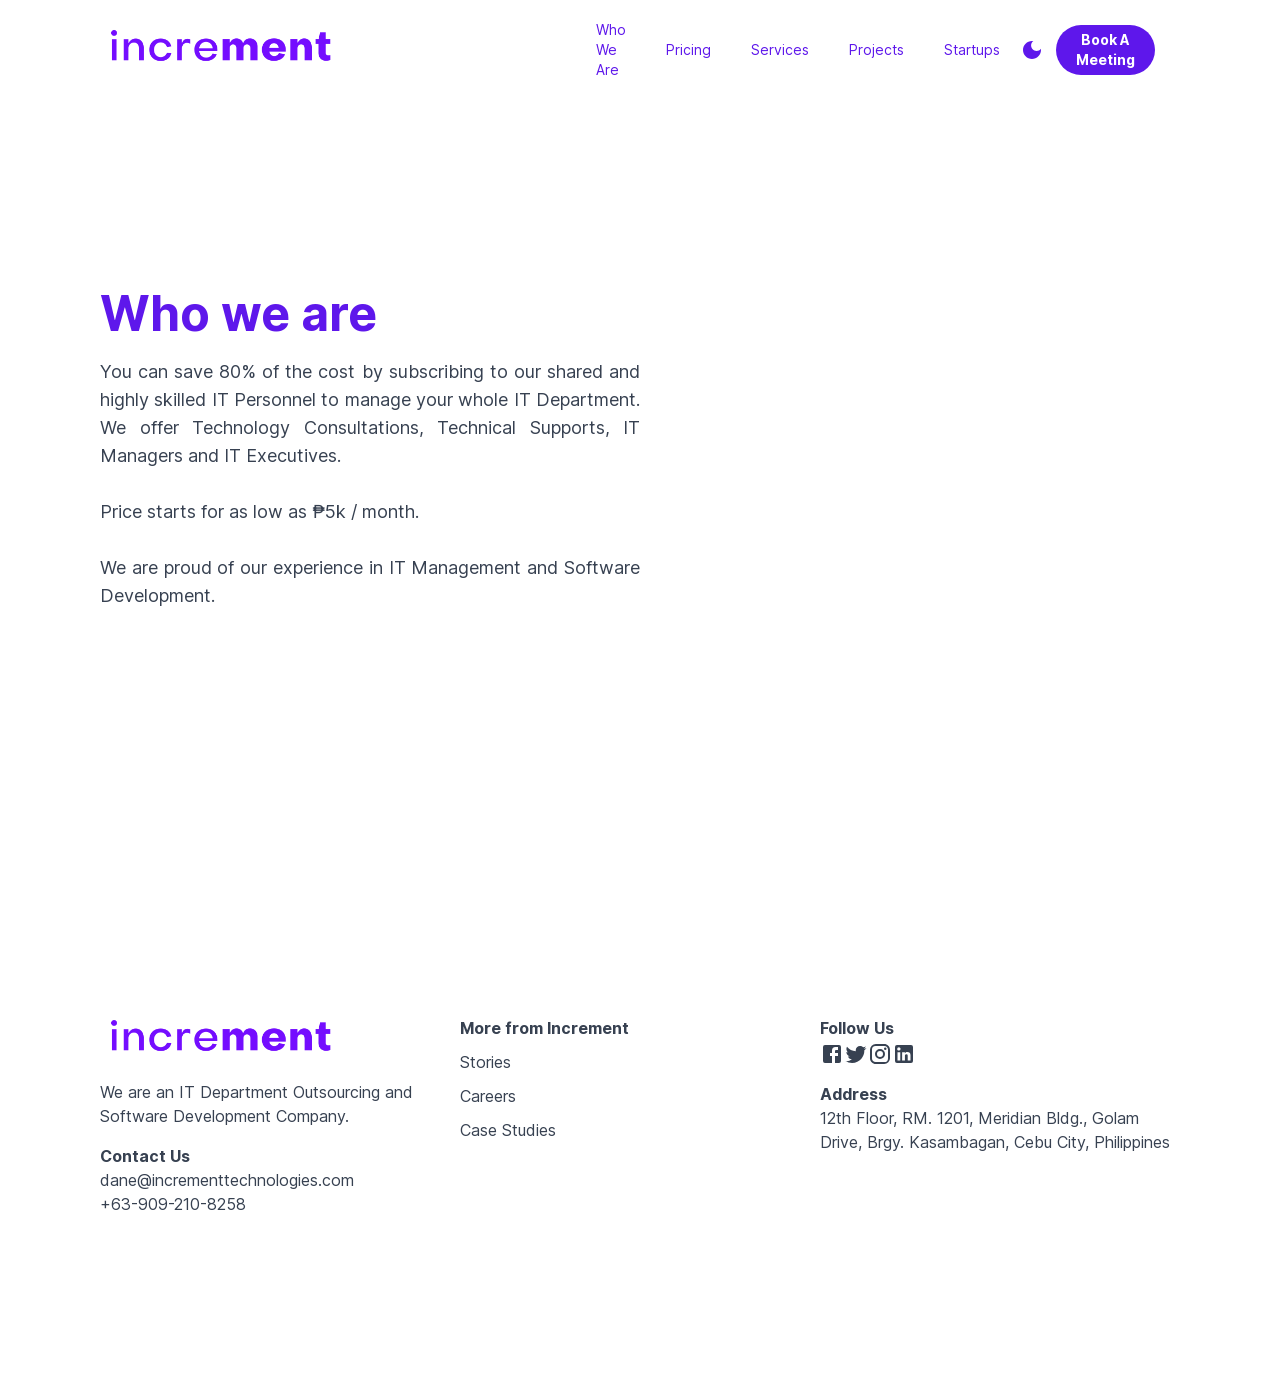
<file: careers.html>
<!DOCTYPE html><html lang="en"><head><meta charSet="utf-8"/><link rel="preload" as="font" href="/_next/static/media/2aaf0723e720e8b9-s.p.woff2" crossorigin="" type="font/woff2"/><link rel="stylesheet" href="/_next/static/css/718f5c7553569503.css" data-precedence="next"/><title>Increment: An IT Department Outsourcing and Software Development Company</title><meta name="description" content="We offer subscription services for a shared and Higly Skilled IT Personnel from Consultants for ₱5k, Technical Supports for ₱15k, IT Managers for ₱25k and IT Executives for ₱50k. Work setup will be virtual and upon request for onsite type of work."/><meta name="viewport" content="width=device-width, initial-scale=1"/><meta property="og:title" content="Increment: An IT Department Outsourcing and Software Development Company"/><meta property="og:description" content="We offer subscription services for a shared and Higly Skilled IT Personnel from Consultants for ₱5k, Technical Supports for ₱15k, IT Managers for ₱25k and IT Executives for ₱50k. Work setup will be virtual and upon request for onsite type of work."/><meta property="og:locale" content="en_US"/><meta property="og:image" content="https://incrementtechnologies.com/img/incrementmeta.png"/><meta property="og:image:width" content="1920"/><meta property="og:image:height" content="1080"/><meta property="og:type" content="website"/><meta name="twitter:card" content="summary_large_image"/><meta name="twitter:title" content="Increment: An IT Department Outsourcing and Software Development Company"/><meta name="twitter:description" content="We offer subscription services for a shared and Higly Skilled IT Personnel from Consultants for ₱5k, Technical Supports for ₱15k, IT Managers for ₱25k and IT Executives for ₱50k. Work setup will be virtual and upon request for onsite type of work."/><meta name="twitter:image" content="https://incrementtechnologies.com/img/incrementmeta.png"/><link rel="icon" href="/favicon.ico" type="image/x-icon" sizes="any"/><meta name="next-size-adjust"/><script src="/_next/static/chunks/polyfills-78c92fac7aa8fdd8.js" noModule=""></script></head><body class="__className_0ec1f4"><div class="w-full h-[100vh] float-left"><nav data-headlessui-state=""><div class="bg-white dark:bg-purple z-40 float-left w-full h-[100px] fixed text-purple dark:text-white md:block lg:flex xl:block"><div class="lg:block xl:block 2xl:block sm:hidden md:hidden xs:hidden"><div class="w-[45%] h-[100px] float-left content-center items-center flex href-link px-[100px]"><div class="w-full h-[80px] dark-logo dark:light-logo cursor-pointer"></div></div><div class="h-[100px] w-[50%] flex flex-row content-center items-center float-left justify-between pr-[100px]"><div></div><div class="md:w-[100%] lg:w-[130%] xl:w-[100%] 2xl:w-[95%] float-right flex justify-between items-center content-center"><span class="href-link cursor-pointer hover:underline px-[20px] pr-[20px] sm:text-xs md:text-sm lg:text-md ">Who We Are</span><span class="href-link cursor-pointer hover:underline px-[20px] pr-[20px] sm:text-xs md:text-sm lg:text-md ">Pricing</span><span class="href-link cursor-pointer hover:underline px-[20px] pr-[20px] sm:text-xs md:text-sm lg:text-md ">Services</span><span class="href-link cursor-pointer hover:underline px-[20px] pr-[20px] sm:text-xs md:text-sm lg:text-md ">Projects</span><span class="href-link cursor-pointer hover:underline px-[20px] pr-[20px] sm:text-xs md:text-sm lg:text-md ">Startups</span><style data-emotion="css vubbuv">.css-vubbuv{-webkit-user-select:none;-moz-user-select:none;-ms-user-select:none;user-select:none;width:1em;height:1em;display:inline-block;fill:currentColor;-webkit-flex-shrink:0;-ms-flex-negative:0;flex-shrink:0;-webkit-transition:fill 200ms cubic-bezier(0.4, 0, 0.2, 1) 0ms;transition:fill 200ms cubic-bezier(0.4, 0, 0.2, 1) 0ms;font-size:1.5rem;}</style><style data-emotion="css 1tdger0">.css-1tdger0{-webkit-user-select:none;-moz-user-select:none;-ms-user-select:none;user-select:none;width:1em;height:1em;display:inline-block;fill:currentColor;-webkit-flex-shrink:0;-ms-flex-negative:0;flex-shrink:0;-webkit-transition:fill 200ms cubic-bezier(0.4, 0, 0.2, 1) 0ms;transition:fill 200ms cubic-bezier(0.4, 0, 0.2, 1) 0ms;font-size:1.5rem;-webkit-user-select:none;-moz-user-select:none;-ms-user-select:none;user-select:none;width:1em;height:1em;display:inline-block;fill:currentColor;-webkit-flex-shrink:0;-ms-flex-negative:0;flex-shrink:0;-webkit-transition:fill 200ms cubic-bezier(0.4, 0, 0.2, 1) 0ms;transition:fill 200ms cubic-bezier(0.4, 0, 0.2, 1) 0ms;font-size:1.5rem;}</style><svg class="MuiSvgIcon-root MuiSvgIcon-fontSizeMedium MuiSvgIcon-root MuiSvgIcon-fontSizeMedium cursor-pointer css-1tdger0" focusable="false" aria-hidden="true" viewBox="0 0 24 24" data-testid="DarkModeIcon"><path d="M12 3c-4.97 0-9 4.03-9 9s4.03 9 9 9 9-4.03 9-9c0-.46-.04-.92-.1-1.36-.98 1.37-2.58 2.26-4.4 2.26-2.98 0-5.4-2.42-5.4-5.4 0-1.81.89-3.42 2.26-4.4-.44-.06-.9-.1-1.36-.1z"></path></svg><span class="flex lg:m-3"><a target="_blank" href="https://calendly.com/incrementtechnnologies/30min" class="xs:text-center md:text-center sm:text-center sm:text-xs md:text-sm lg:text-md"><div class="px-[40px] pr-[40px] font-bold h-[60px] lg:pr-[20px] lg:px-[20px] lg:h-[50px] cursor-pointer content-center items-center float-left flex rounded-[30px] text-white dark:text-purple bg-purple dark:bg-white">Book A Meeting</div></a></span></div></div></div><div class="sm:block md:block xs:block lg:hidden 2xl:hidden"><div class="w-full h-[100px] float-left content-center items-center flex href-link justify-between px-[20px] pr-[20px] "><span class="h-[80px] w-[90%]"><div class="w-full h-[80px] dark-logo dark:light-logo cursor-pointer"></div></span><style data-emotion="css vubbuv">.css-vubbuv{-webkit-user-select:none;-moz-user-select:none;-ms-user-select:none;user-select:none;width:1em;height:1em;display:inline-block;fill:currentColor;-webkit-flex-shrink:0;-ms-flex-negative:0;flex-shrink:0;-webkit-transition:fill 200ms cubic-bezier(0.4, 0, 0.2, 1) 0ms;transition:fill 200ms cubic-bezier(0.4, 0, 0.2, 1) 0ms;font-size:1.5rem;}</style><style data-emotion="css 1tdger0">.css-1tdger0{-webkit-user-select:none;-moz-user-select:none;-ms-user-select:none;user-select:none;width:1em;height:1em;display:inline-block;fill:currentColor;-webkit-flex-shrink:0;-ms-flex-negative:0;flex-shrink:0;-webkit-transition:fill 200ms cubic-bezier(0.4, 0, 0.2, 1) 0ms;transition:fill 200ms cubic-bezier(0.4, 0, 0.2, 1) 0ms;font-size:1.5rem;-webkit-user-select:none;-moz-user-select:none;-ms-user-select:none;user-select:none;width:1em;height:1em;display:inline-block;fill:currentColor;-webkit-flex-shrink:0;-ms-flex-negative:0;flex-shrink:0;-webkit-transition:fill 200ms cubic-bezier(0.4, 0, 0.2, 1) 0ms;transition:fill 200ms cubic-bezier(0.4, 0, 0.2, 1) 0ms;font-size:1.5rem;}</style><svg class="MuiSvgIcon-root MuiSvgIcon-fontSizeMedium MuiSvgIcon-root MuiSvgIcon-fontSizeMedium cursor-pointer css-1tdger0" focusable="false" aria-hidden="true" viewBox="0 0 24 24" data-testid="MenuOutlinedIcon"><path d="M3 18h18v-2H3v2zm0-5h18v-2H3v2zm0-7v2h18V6H3z"></path></svg></div></div></div></nav><div class="w-full h-[100vh] float-left bg-white dark:bg-purple flex items-center content-center"><div class="w-full float-left lg:px-[100px] xl:px-[100px] 2xl:px-[100px] sm:px-[20px] md:px-[20px] xs:px-[20px]"><div class="lg:w-[50%] xl:w-[50%] 2xl:w-[50%] xs:w-full sm:w-full md:w-full float-left"><span class="font-bold w-full float-left text-purple dark:text-white lg:text-5xl xl:text-5xl 2xl:text-5xl sm:text-4xl xs:text-4xl md:text-4xl">Who we are</span><div class="w-full float-lef text-gray-700 dark:text-white"><span class="text-lg w-full float-left mt-[20px] text-justify"><p>You can save 80% of the cost by subscribing to our shared and highly skilled IT Personnel to manage your whole IT Department. We offer Technology Consultations, Technical Supports, IT Managers and IT Executives.</p><br/><p>Price starts for as low as ₱5k / month.</p><br/><p>We are proud of our experience in IT Management and Software Development.</p></span></div></div><div class="lg:w-[50%] xl:w-[50%] 2xl:w-[50%] xs:w-full sm:w-full md:w-full float-left"></div></div></div><div class="float-left min-h-[500px] overflow-hidden bg-white dark:bg-purple text-gray-700 dark:text-white w-full pb-[50px] lg:px-[100px] xl:px-[100px] 2xl:px-[100px] sm:px-[20px] md:px-[20px] xs:px-[20px]"><div class="mt-[100px] w-full footer-bg-light dark:footer-bg-dark overflow-hidden"><div class="lg:w-1/3 2x:w-1/3 xl:w-1/3 md:w-full sm:w-full xs:w-full float-left"><div class="w-full float-left"><div class="w-full float-left"><div class="w-full h-[80px] dark-logo dark:light-logo cursor-pointer"></div></div></div><div class="w-full float-left">We are an IT Department Outsourcing and Software Development Company.</div><div class="w-full float-left"><h2 class="font-bold mt-4">Contact Us</h2><p>dane@incrementtechnologies.com</p><p>+63-909-210-8258</p></div></div><div class="lg:w-1/3 2x:w-1/3 xl:w-1/3 md:w-full sm:w-full xs:w-full float-left"><div class="w-full float-left"><h2 class="font-bold mt-4">More from Increment</h2><p class="mt-[10px] mb-[10px] cursor-pointer hover:underline">Stories</p><p class="mt-[10px] mb-[10px] cursor-pointer hover:underline">Careers</p><p class="mt-[10px] mb-[10px] cursor-pointer hover:underline">Case Studies</p></div></div><div class="lg:w-1/3 2x:w-1/3 xl:w-1/3 md:w-full sm:w-full xs:w-full float-left"><div class="w-full float-left"><h2 class="font-bold mt-4">Follow Us</h2><span><style data-emotion="css vubbuv">.css-vubbuv{-webkit-user-select:none;-moz-user-select:none;-ms-user-select:none;user-select:none;width:1em;height:1em;display:inline-block;fill:currentColor;-webkit-flex-shrink:0;-ms-flex-negative:0;flex-shrink:0;-webkit-transition:fill 200ms cubic-bezier(0.4, 0, 0.2, 1) 0ms;transition:fill 200ms cubic-bezier(0.4, 0, 0.2, 1) 0ms;font-size:1.5rem;}</style><style data-emotion="css 1tdger0">.css-1tdger0{-webkit-user-select:none;-moz-user-select:none;-ms-user-select:none;user-select:none;width:1em;height:1em;display:inline-block;fill:currentColor;-webkit-flex-shrink:0;-ms-flex-negative:0;flex-shrink:0;-webkit-transition:fill 200ms cubic-bezier(0.4, 0, 0.2, 1) 0ms;transition:fill 200ms cubic-bezier(0.4, 0, 0.2, 1) 0ms;font-size:1.5rem;-webkit-user-select:none;-moz-user-select:none;-ms-user-select:none;user-select:none;width:1em;height:1em;display:inline-block;fill:currentColor;-webkit-flex-shrink:0;-ms-flex-negative:0;flex-shrink:0;-webkit-transition:fill 200ms cubic-bezier(0.4, 0, 0.2, 1) 0ms;transition:fill 200ms cubic-bezier(0.4, 0, 0.2, 1) 0ms;font-size:1.5rem;}</style><svg class="MuiSvgIcon-root MuiSvgIcon-fontSizeMedium MuiSvgIcon-root MuiSvgIcon-fontSizeMedium text-4xl cursor-pointer css-1tdger0" focusable="false" aria-hidden="true" viewBox="0 0 24 24" data-testid="FacebookIcon"><path d="M5 3h14a2 2 0 0 1 2 2v14a2 2 0 0 1-2 2H5a2 2 0 0 1-2-2V5a2 2 0 0 1 2-2m13 2h-2.5A3.5 3.5 0 0 0 12 8.5V11h-2v3h2v7h3v-7h3v-3h-3V9a1 1 0 0 1 1-1h2V5z"></path></svg><style data-emotion="css vubbuv">.css-vubbuv{-webkit-user-select:none;-moz-user-select:none;-ms-user-select:none;user-select:none;width:1em;height:1em;display:inline-block;fill:currentColor;-webkit-flex-shrink:0;-ms-flex-negative:0;flex-shrink:0;-webkit-transition:fill 200ms cubic-bezier(0.4, 0, 0.2, 1) 0ms;transition:fill 200ms cubic-bezier(0.4, 0, 0.2, 1) 0ms;font-size:1.5rem;}</style><style data-emotion="css 1tdger0">.css-1tdger0{-webkit-user-select:none;-moz-user-select:none;-ms-user-select:none;user-select:none;width:1em;height:1em;display:inline-block;fill:currentColor;-webkit-flex-shrink:0;-ms-flex-negative:0;flex-shrink:0;-webkit-transition:fill 200ms cubic-bezier(0.4, 0, 0.2, 1) 0ms;transition:fill 200ms cubic-bezier(0.4, 0, 0.2, 1) 0ms;font-size:1.5rem;-webkit-user-select:none;-moz-user-select:none;-ms-user-select:none;user-select:none;width:1em;height:1em;display:inline-block;fill:currentColor;-webkit-flex-shrink:0;-ms-flex-negative:0;flex-shrink:0;-webkit-transition:fill 200ms cubic-bezier(0.4, 0, 0.2, 1) 0ms;transition:fill 200ms cubic-bezier(0.4, 0, 0.2, 1) 0ms;font-size:1.5rem;}</style><svg class="MuiSvgIcon-root MuiSvgIcon-fontSizeMedium MuiSvgIcon-root MuiSvgIcon-fontSizeMedium text-4xl cursor-pointer css-1tdger0" focusable="false" aria-hidden="true" viewBox="0 0 24 24" data-testid="TwitterIcon"><path d="M22.46 6c-.77.35-1.6.58-2.46.69.88-.53 1.56-1.37 1.88-2.38-.83.5-1.75.85-2.72 1.05C18.37 4.5 17.26 4 16 4c-2.35 0-4.27 1.92-4.27 4.29 0 .34.04.67.11.98C8.28 9.09 5.11 7.38 3 4.79c-.37.63-.58 1.37-.58 2.15 0 1.49.75 2.81 1.91 3.56-.71 0-1.37-.2-1.95-.5v.03c0 2.08 1.48 3.82 3.44 4.21a4.22 4.22 0 0 1-1.93.07 4.28 4.28 0 0 0 4 2.98 8.521 8.521 0 0 1-5.33 1.84c-.34 0-.68-.02-1.02-.06C3.44 20.29 5.7 21 8.12 21 16 21 20.33 14.46 20.33 8.79c0-.19 0-.37-.01-.56.84-.6 1.56-1.36 2.14-2.23z"></path></svg><style data-emotion="css vubbuv">.css-vubbuv{-webkit-user-select:none;-moz-user-select:none;-ms-user-select:none;user-select:none;width:1em;height:1em;display:inline-block;fill:currentColor;-webkit-flex-shrink:0;-ms-flex-negative:0;flex-shrink:0;-webkit-transition:fill 200ms cubic-bezier(0.4, 0, 0.2, 1) 0ms;transition:fill 200ms cubic-bezier(0.4, 0, 0.2, 1) 0ms;font-size:1.5rem;}</style><style data-emotion="css 1tdger0">.css-1tdger0{-webkit-user-select:none;-moz-user-select:none;-ms-user-select:none;user-select:none;width:1em;height:1em;display:inline-block;fill:currentColor;-webkit-flex-shrink:0;-ms-flex-negative:0;flex-shrink:0;-webkit-transition:fill 200ms cubic-bezier(0.4, 0, 0.2, 1) 0ms;transition:fill 200ms cubic-bezier(0.4, 0, 0.2, 1) 0ms;font-size:1.5rem;-webkit-user-select:none;-moz-user-select:none;-ms-user-select:none;user-select:none;width:1em;height:1em;display:inline-block;fill:currentColor;-webkit-flex-shrink:0;-ms-flex-negative:0;flex-shrink:0;-webkit-transition:fill 200ms cubic-bezier(0.4, 0, 0.2, 1) 0ms;transition:fill 200ms cubic-bezier(0.4, 0, 0.2, 1) 0ms;font-size:1.5rem;}</style><svg class="MuiSvgIcon-root MuiSvgIcon-fontSizeMedium MuiSvgIcon-root MuiSvgIcon-fontSizeMedium text-4xl cursor-pointer css-1tdger0" focusable="false" aria-hidden="true" viewBox="0 0 24 24" data-testid="InstagramIcon"><path d="M7.8 2h8.4C19.4 2 22 4.6 22 7.8v8.4a5.8 5.8 0 0 1-5.8 5.8H7.8C4.6 22 2 19.4 2 16.2V7.8A5.8 5.8 0 0 1 7.8 2m-.2 2A3.6 3.6 0 0 0 4 7.6v8.8C4 18.39 5.61 20 7.6 20h8.8a3.6 3.6 0 0 0 3.6-3.6V7.6C20 5.61 18.39 4 16.4 4H7.6m9.65 1.5a1.25 1.25 0 0 1 1.25 1.25A1.25 1.25 0 0 1 17.25 8 1.25 1.25 0 0 1 16 6.75a1.25 1.25 0 0 1 1.25-1.25M12 7a5 5 0 0 1 5 5 5 5 0 0 1-5 5 5 5 0 0 1-5-5 5 5 0 0 1 5-5m0 2a3 3 0 0 0-3 3 3 3 0 0 0 3 3 3 3 0 0 0 3-3 3 3 0 0 0-3-3z"></path></svg><style data-emotion="css vubbuv">.css-vubbuv{-webkit-user-select:none;-moz-user-select:none;-ms-user-select:none;user-select:none;width:1em;height:1em;display:inline-block;fill:currentColor;-webkit-flex-shrink:0;-ms-flex-negative:0;flex-shrink:0;-webkit-transition:fill 200ms cubic-bezier(0.4, 0, 0.2, 1) 0ms;transition:fill 200ms cubic-bezier(0.4, 0, 0.2, 1) 0ms;font-size:1.5rem;}</style><style data-emotion="css 1tdger0">.css-1tdger0{-webkit-user-select:none;-moz-user-select:none;-ms-user-select:none;user-select:none;width:1em;height:1em;display:inline-block;fill:currentColor;-webkit-flex-shrink:0;-ms-flex-negative:0;flex-shrink:0;-webkit-transition:fill 200ms cubic-bezier(0.4, 0, 0.2, 1) 0ms;transition:fill 200ms cubic-bezier(0.4, 0, 0.2, 1) 0ms;font-size:1.5rem;-webkit-user-select:none;-moz-user-select:none;-ms-user-select:none;user-select:none;width:1em;height:1em;display:inline-block;fill:currentColor;-webkit-flex-shrink:0;-ms-flex-negative:0;flex-shrink:0;-webkit-transition:fill 200ms cubic-bezier(0.4, 0, 0.2, 1) 0ms;transition:fill 200ms cubic-bezier(0.4, 0, 0.2, 1) 0ms;font-size:1.5rem;}</style><svg class="MuiSvgIcon-root MuiSvgIcon-fontSizeMedium MuiSvgIcon-root MuiSvgIcon-fontSizeMedium text-4xl cursor-pointer css-1tdger0" focusable="false" aria-hidden="true" viewBox="0 0 24 24" data-testid="LinkedInIcon"><path d="M19 3a2 2 0 0 1 2 2v14a2 2 0 0 1-2 2H5a2 2 0 0 1-2-2V5a2 2 0 0 1 2-2h14m-.5 15.5v-5.3a3.26 3.26 0 0 0-3.26-3.26c-.85 0-1.84.52-2.32 1.3v-1.11h-2.79v8.37h2.79v-4.93c0-.77.62-1.4 1.39-1.4a1.4 1.4 0 0 1 1.4 1.4v4.93h2.79M6.88 8.56a1.68 1.68 0 0 0 1.68-1.68c0-.93-.75-1.69-1.68-1.69a1.69 1.69 0 0 0-1.69 1.69c0 .93.76 1.68 1.69 1.68m1.39 9.94v-8.37H5.5v8.37h2.77z"></path></svg></span></div><div class="w-full float-left"><h2 class="font-bold mt-4">Address</h2><p>12th Floor, RM. 1201, Meridian Bldg., Golam Drive, Brgy. Kasambagan, Cebu City, Philippines</p></div></div></div></div></div><script src="/_next/static/chunks/webpack-70b6df8af652756f.js" async=""></script><script src="/_next/static/chunks/bce60fc1-184a191bc2c2ac2f.js" async=""></script><script src="/_next/static/chunks/488-81c7b5ccec48f424.js" async=""></script><script src="/_next/static/chunks/main-app-4bcf3a245fc02ebe.js" async=""></script><script>(self.__next_f=self.__next_f||[]).push([0])</script><script>self.__next_f.push([1,"1:HL[\"/_next/static/media/2aaf0723e720e8b9-s.p.woff2\",{\"as\":\"font\",\"type\":\"font/woff2\"}]\n2:HL[\"/_next/static/css/718f5c7553569503.css\",{\"as\":\"style\"}]\n0:\"$L3\"\n"])</script><script>self.__next_f.push([1,"4:I{\"id\":\"8827\",\"chunks\":[\"272:static/chunks/webpack-70b6df8af652756f.js\",\"253:static/chunks/bce60fc1-184a191bc2c2ac2f.js\",\"488:static/chunks/488-81c7b5ccec48f424.js\"],\"name\":\"\",\"async\":false}\n6:I{\"id\":\"9126\",\"chunks\":[\"272:static/chunks/webpack-70b6df8af652756f.js\",\"253:static/chunks/bce60fc1-184a191bc2c2ac2f.js\",\"488:static/chunks/488-81c7b5ccec48f424.js\"],\"name\":\"\",\"async\":false}\n8:I{\"id\":\"4463\",\"chunks\":[\"272:static/chunks/webpack-70b6df8af652756f.js\",\"253:static/chunks/bce60fc1-184a191bc2c2ac2f.js\",\"48"])</script><script>self.__next_f.push([1,"8:static/chunks/488-81c7b5ccec48f424.js\"],\"name\":\"\",\"async\":false}\n9:I{\"id\":\"1010\",\"chunks\":[\"272:static/chunks/webpack-70b6df8af652756f.js\",\"253:static/chunks/bce60fc1-184a191bc2c2ac2f.js\",\"488:static/chunks/488-81c7b5ccec48f424.js\"],\"name\":\"\",\"async\":false}\na:I{\"id\":\"4480\",\"chunks\":[\"199:static/chunks/199-8bba1354498726b3.js\",\"707:static/chunks/707-a994c4223039e836.js\",\"625:static/chunks/625-28757f226ac0c3d0.js\",\"230:static/chunks/app/whoweare/page-1d1aca9d736c6369.js\"],\"name\":\"\",\"async\":false}\nb:I{\"id\":\""])</script><script>self.__next_f.push([1,"9146\",\"chunks\":[\"199:static/chunks/199-8bba1354498726b3.js\",\"707:static/chunks/707-a994c4223039e836.js\",\"625:static/chunks/625-28757f226ac0c3d0.js\",\"230:static/chunks/app/whoweare/page-1d1aca9d736c6369.js\"],\"name\":\"\",\"async\":false}\n"])</script><script>self.__next_f.push([1,"3:[[[\"$\",\"link\",\"0\",{\"rel\":\"stylesheet\",\"href\":\"/_next/static/css/718f5c7553569503.css\",\"precedence\":\"next\"}]],[\"$\",\"$L4\",null,{\"assetPrefix\":\"\",\"initialCanonicalUrl\":\"/careers\",\"initialTree\":[\"\",{\"children\":[\"careers\",{\"children\":[\"__PAGE__\",{}]}]},\"$undefined\",\"$undefined\",true],\"initialHead\":[\"$L5\",[\"$\",\"meta\",null,{\"name\":\"next-size-adjust\"}]],\"globalErrorComponent\":\"$6\",\"notFound\":[\"$\",\"html\",null,{\"lang\":\"en\",\"children\":[\"$\",\"body\",null,{\"className\":\"__className_0ec1f4\",\"children\":[\"$L7\",\"$undefined\",[[\"$\",\"title\",null,{\"children\":\"404: This page could not be found.\"}],[\"$\",\"div\",null,{\"style\":{\"fontFamily\":\"system-ui,\\\"Segoe UI\\\",Roboto,Helvetica,Arial,sans-serif,\\\"Apple Color Emoji\\\",\\\"Segoe UI Emoji\\\"\",\"height\":\"100vh\",\"textAlign\":\"center\",\"display\":\"flex\",\"flexDirection\":\"column\",\"alignItems\":\"center\",\"justifyContent\":\"center\"},\"children\":[\"$\",\"div\",null,{\"children\":[[\"$\",\"style\",null,{\"dangerouslySetInnerHTML\":{\"__html\":\"body{color:#000;background:#fff;margin:0}.next-error-h1{border-right:1px solid rgba(0,0,0,.3)}@media (prefers-color-scheme:dark){body{color:#fff;background:#000}.next-error-h1{border-right:1px solid rgba(255,255,255,.3)}}\"}}],[\"$\",\"h1\",null,{\"className\":\"next-error-h1\",\"style\":{\"display\":\"inline-block\",\"margin\":\"0 20px 0 0\",\"padding\":\"0 23px 0 0\",\"fontSize\":24,\"fontWeight\":500,\"verticalAlign\":\"top\",\"lineHeight\":\"49px\"},\"children\":\"404\"}],[\"$\",\"div\",null,{\"style\":{\"display\":\"inline-block\"},\"children\":[\"$\",\"h2\",null,{\"style\":{\"fontSize\":14,\"fontWeight\":400,\"lineHeight\":\"49px\",\"margin\":0},\"children\":\"This page could not be found.\"}]}]]}]}]]]}]}],\"asNotFound\":false,\"children\":[[\"$\",\"html\",null,{\"lang\":\"en\",\"children\":[\"$\",\"body\",null,{\"className\":\"__className_0ec1f4\",\"children\":[\"$\",\"$L8\",null,{\"parallelRouterKey\":\"children\",\"segmentPath\":[\"children\"],\"error\":\"$undefined\",\"errorStyles\":\"$undefined\",\"loading\":\"$undefined\",\"loadingStyles\":\"$undefined\",\"hasLoading\":false,\"template\":[\"$\",\"$L9\",null,{}],\"templateStyles\":\"$undefined\",\"notFound\":\"$undefined\",\"notFoundStyles\":\"$undefined\",\"childProp\":{\"current\":[\"$\",\"$L8\",null,{\"parallelRouterKey\":\"children\",\"segmentPath\":[\"children\",\"careers\",\"children\"],\"error\":\"$undefined\",\"errorStyles\":\"$undefined\",\"loading\":\"$undefined\",\"loadingStyles\":\"$undefined\",\"hasLoading\":false,\"template\":[\"$\",\"$L9\",null,{}],\"templateStyles\":\"$undefined\",\"notFound\":\"$undefined\",\"notFoundStyles\":\"$undefined\",\"childProp\":{\"current\":[[\"$\",\"div\",null,{\"className\":\"w-full h-[100vh] float-left\",\"children\":[[\"$\",\"$La\",null,{}],[\"$\",\"div\",null,{\"className\":\"w-full h-[100vh] float-left bg-white dark:bg-purple flex items-center content-center\",\"children\":[\"$\",\"div\",null,{\"className\":\"w-full float-left lg:px-[100px] xl:px-[100px] 2xl:px-[100px] sm:px-[20px] md:px-[20px] xs:px-[20px]\",\"children\":[[\"$\",\"div\",null,{\"className\":\"lg:w-[50%] xl:w-[50%] 2xl:w-[50%] xs:w-full sm:w-full md:w-full float-left\",\"children\":[[\"$\",\"span\",null,{\"className\":\"font-bold w-full float-left text-purple dark:text-white lg:text-5xl xl:text-5xl 2xl:text-5xl sm:text-4xl xs:text-4xl md:text-4xl\",\"children\":\"Who we are\"}],[\"$\",\"div\",null,{\"className\":\"w-full float-lef text-gray-700 dark:text-white\",\"children\":[\"$\",\"span\",null,{\"className\":\"text-lg w-full float-left mt-[20px] text-justify\",\"children\":[[\"$\",\"p\",null,{\"children\":\"You can save 80% of the cost by subscribing to our shared and highly skilled IT Personnel to manage your whole IT Department. We offer Technology Consultations, Technical Supports, IT Managers and IT Executives.\"}],[\"$\",\"br\",null,{}],[\"$\",\"p\",null,{\"children\":\"Price starts for as low as ₱5k / month.\"}],[\"$\",\"br\",null,{}],[\"$\",\"p\",null,{\"children\":\"We are proud of our experience in IT Management and Software Development.\"}]]}]}]]}],[\"$\",\"div\",null,{\"className\":\"lg:w-[50%] xl:w-[50%] 2xl:w-[50%] xs:w-full sm:w-full md:w-full float-left\"}]]}]}],[\"$\",\"$Lb\",null,{}]]}],null],\"segment\":\"__PAGE__\"},\"styles\":[]}],\"segment\":\"careers\"},\"styles\":[]}]}]}],null]}]]\n"])</script><script>self.__next_f.push([1,"7:[[\"$\",\"meta\",\"0\",{\"charSet\":\"utf-8\"}],[\"$\",\"meta\",\"1\",{\"name\":\"viewport\",\"content\":\"width=device-width, initial-scale=1\"}]]\n"])</script><script>self.__next_f.push([1,"5:[[\"$\",\"meta\",\"0\",{\"charSet\":\"utf-8\"}],[\"$\",\"title\",\"1\",{\"children\":\"Increment: An IT Department Outsourcing and Software Development Company\"}],[\"$\",\"meta\",\"2\",{\"name\":\"description\",\"content\":\"We offer subscription services for a shared and Higly Skilled IT Personnel from Consultants for ₱5k, Technical Supports for ₱15k, IT Managers for ₱25k and IT Executives for ₱50k. Work setup will be virtual and upon request for onsite type of work.\"}],[\"$\",\"meta\",\"3\",{\"name\":\"viewport\",\"content\":\"width=device-width, initial-scale=1\"}],[\"$\",\"meta\",\"4\",{\"property\":\"og:title\",\"content\":\"Increment: An IT Department Outsourcing and Software Development Company\"}],[\"$\",\"meta\",\"5\",{\"property\":\"og:description\",\"content\":\"We offer subscription services for a shared and Higly Skilled IT Personnel from Consultants for ₱5k, Technical Supports for ₱15k, IT Managers for ₱25k and IT Executives for ₱50k. Work setup will be virtual and upon request for onsite type of work.\"}],[\"$\",\"meta\",\"6\",{\"property\":\"og:locale\",\"content\":\"en_US\"}],[\"$\",\"meta\",\"7\",{\"property\":\"og:image\",\"content\":\"https://incrementtechnologies.com/img/incrementmeta.png\"}],[\"$\",\"meta\",\"8\",{\"property\":\"og:image:width\",\"content\":\"1920\"}],[\"$\",\"meta\",\"9\",{\"property\":\"og:image:height\",\"content\":\"1080\"}],[\"$\",\"meta\",\"10\",{\"property\":\"og:type\",\"content\":\"website\"}],[\"$\",\"meta\",\"11\",{\"name\":\"twitter:card\",\"content\":\"summary_large_image\"}],[\"$\",\"meta\",\"12\",{\"name\":\"twitter:title\",\"content\":\"Increment: An IT Department Outsourcing and Software Development Company\"}],[\"$\",\"meta\",\"13\",{\"name\":\"twitter:description\",\"content\":\"We offer subscription services for a shared and Higly Skilled IT Personnel from Consultants for ₱5k, Technical Supports for ₱15k, IT Managers for ₱25k and IT Executives for ₱50k. Work setup will be virtual and upon request for onsite type of work.\"}],[\"$\",\"meta\",\"14\",{\"name\":\"twitter:image\",\"content\":\"https://incrementtechnologies.com/img/incrementmeta.png\"}],[\"$\",\"link\",\"15\",{\"rel\":\"icon\",\"href\":\"/favicon.ico\",\"type\":\"image/x-icon\",\"sizes\":\"any\"}]]\n"])</script></body></html>
</file>
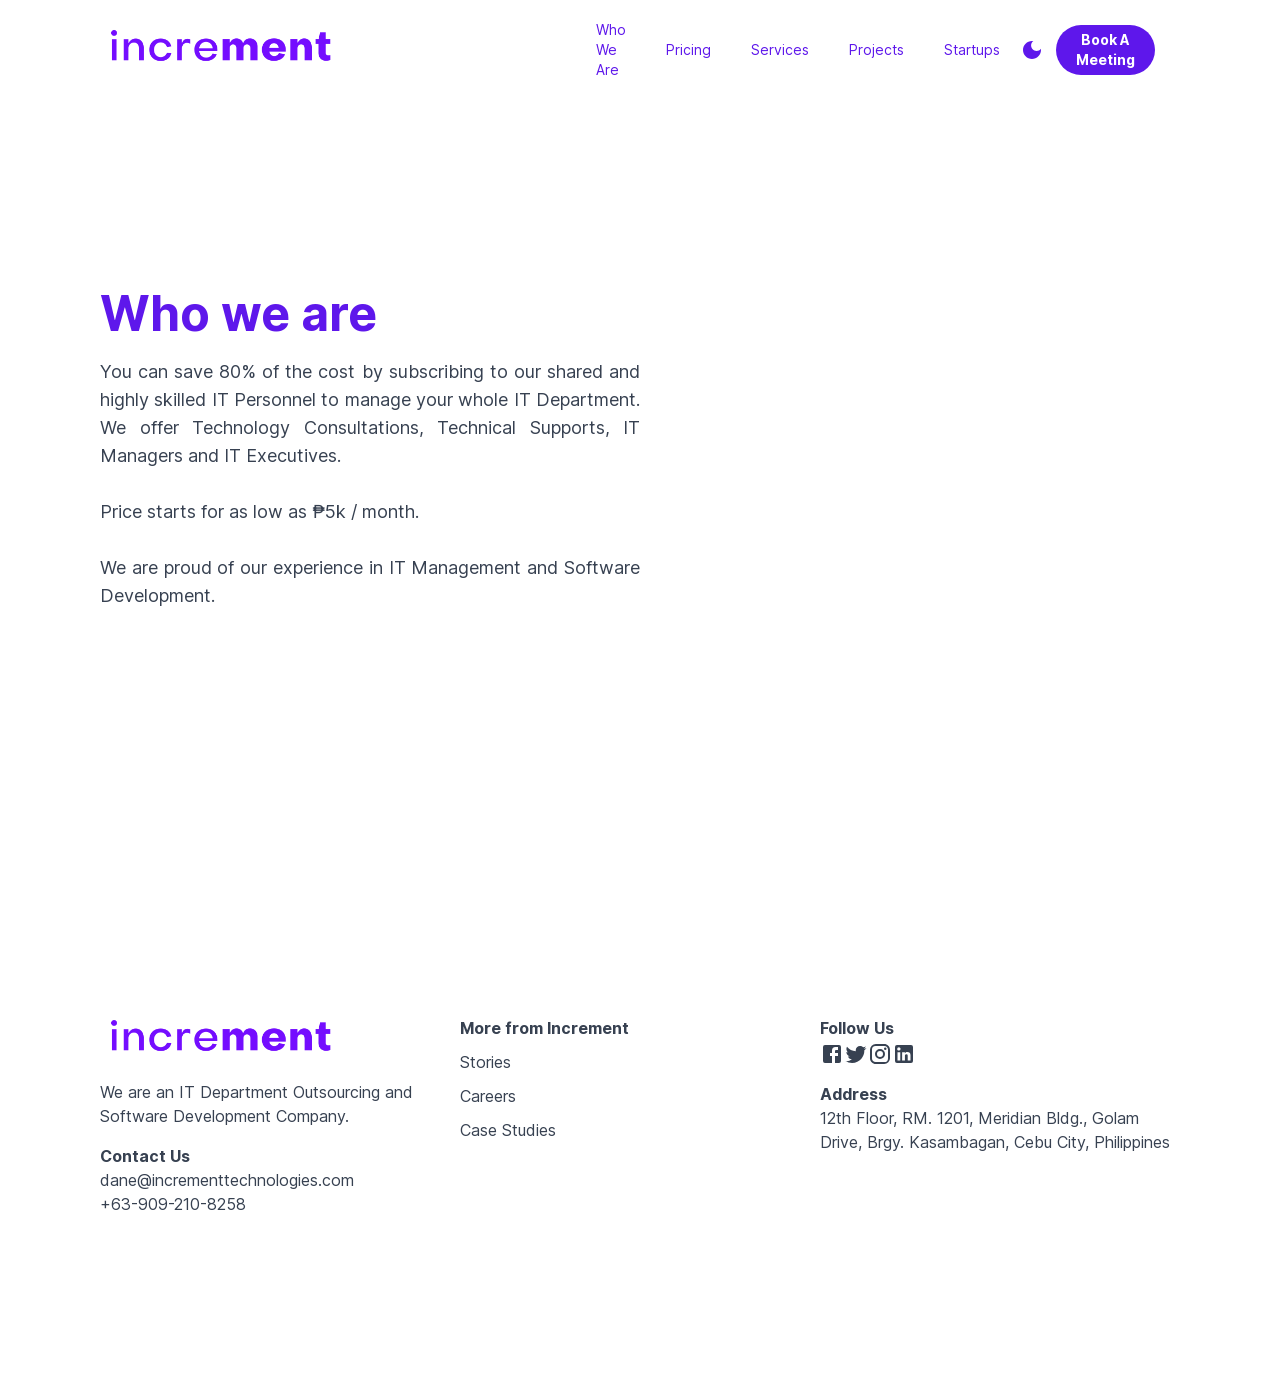
<file: casestudies.html>
<!DOCTYPE html><html lang="en"><head><meta charSet="utf-8"/><link rel="preload" as="font" href="/_next/static/media/2aaf0723e720e8b9-s.p.woff2" crossorigin="" type="font/woff2"/><link rel="stylesheet" href="/_next/static/css/718f5c7553569503.css" data-precedence="next"/><title>Increment: An IT Department Outsourcing and Software Development Company</title><meta name="description" content="We offer subscription services for a shared and Higly Skilled IT Personnel from Consultants for ₱5k, Technical Supports for ₱15k, IT Managers for ₱25k and IT Executives for ₱50k. Work setup will be virtual and upon request for onsite type of work."/><meta name="viewport" content="width=device-width, initial-scale=1"/><meta property="og:title" content="Increment: An IT Department Outsourcing and Software Development Company"/><meta property="og:description" content="We offer subscription services for a shared and Higly Skilled IT Personnel from Consultants for ₱5k, Technical Supports for ₱15k, IT Managers for ₱25k and IT Executives for ₱50k. Work setup will be virtual and upon request for onsite type of work."/><meta property="og:locale" content="en_US"/><meta property="og:image" content="https://incrementtechnologies.com/img/incrementmeta.png"/><meta property="og:image:width" content="1920"/><meta property="og:image:height" content="1080"/><meta property="og:type" content="website"/><meta name="twitter:card" content="summary_large_image"/><meta name="twitter:title" content="Increment: An IT Department Outsourcing and Software Development Company"/><meta name="twitter:description" content="We offer subscription services for a shared and Higly Skilled IT Personnel from Consultants for ₱5k, Technical Supports for ₱15k, IT Managers for ₱25k and IT Executives for ₱50k. Work setup will be virtual and upon request for onsite type of work."/><meta name="twitter:image" content="https://incrementtechnologies.com/img/incrementmeta.png"/><link rel="icon" href="/favicon.ico" type="image/x-icon" sizes="any"/><meta name="next-size-adjust"/><script src="/_next/static/chunks/polyfills-78c92fac7aa8fdd8.js" noModule=""></script></head><body class="__className_0ec1f4"><div class="w-full h-[100vh] float-left"><nav data-headlessui-state=""><div class="bg-white dark:bg-purple z-40 float-left w-full h-[100px] fixed text-purple dark:text-white md:block lg:flex xl:block"><div class="lg:block xl:block 2xl:block sm:hidden md:hidden xs:hidden"><div class="w-[45%] h-[100px] float-left content-center items-center flex href-link px-[100px]"><div class="w-full h-[80px] dark-logo dark:light-logo cursor-pointer"></div></div><div class="h-[100px] w-[50%] flex flex-row content-center items-center float-left justify-between pr-[100px]"><div></div><div class="md:w-[100%] lg:w-[130%] xl:w-[100%] 2xl:w-[95%] float-right flex justify-between items-center content-center"><span class="href-link cursor-pointer hover:underline px-[20px] pr-[20px] sm:text-xs md:text-sm lg:text-md ">Who We Are</span><span class="href-link cursor-pointer hover:underline px-[20px] pr-[20px] sm:text-xs md:text-sm lg:text-md ">Pricing</span><span class="href-link cursor-pointer hover:underline px-[20px] pr-[20px] sm:text-xs md:text-sm lg:text-md ">Services</span><span class="href-link cursor-pointer hover:underline px-[20px] pr-[20px] sm:text-xs md:text-sm lg:text-md ">Projects</span><span class="href-link cursor-pointer hover:underline px-[20px] pr-[20px] sm:text-xs md:text-sm lg:text-md ">Startups</span><style data-emotion="css vubbuv">.css-vubbuv{-webkit-user-select:none;-moz-user-select:none;-ms-user-select:none;user-select:none;width:1em;height:1em;display:inline-block;fill:currentColor;-webkit-flex-shrink:0;-ms-flex-negative:0;flex-shrink:0;-webkit-transition:fill 200ms cubic-bezier(0.4, 0, 0.2, 1) 0ms;transition:fill 200ms cubic-bezier(0.4, 0, 0.2, 1) 0ms;font-size:1.5rem;}</style><style data-emotion="css 1tdger0">.css-1tdger0{-webkit-user-select:none;-moz-user-select:none;-ms-user-select:none;user-select:none;width:1em;height:1em;display:inline-block;fill:currentColor;-webkit-flex-shrink:0;-ms-flex-negative:0;flex-shrink:0;-webkit-transition:fill 200ms cubic-bezier(0.4, 0, 0.2, 1) 0ms;transition:fill 200ms cubic-bezier(0.4, 0, 0.2, 1) 0ms;font-size:1.5rem;-webkit-user-select:none;-moz-user-select:none;-ms-user-select:none;user-select:none;width:1em;height:1em;display:inline-block;fill:currentColor;-webkit-flex-shrink:0;-ms-flex-negative:0;flex-shrink:0;-webkit-transition:fill 200ms cubic-bezier(0.4, 0, 0.2, 1) 0ms;transition:fill 200ms cubic-bezier(0.4, 0, 0.2, 1) 0ms;font-size:1.5rem;}</style><svg class="MuiSvgIcon-root MuiSvgIcon-fontSizeMedium MuiSvgIcon-root MuiSvgIcon-fontSizeMedium cursor-pointer css-1tdger0" focusable="false" aria-hidden="true" viewBox="0 0 24 24" data-testid="DarkModeIcon"><path d="M12 3c-4.97 0-9 4.03-9 9s4.03 9 9 9 9-4.03 9-9c0-.46-.04-.92-.1-1.36-.98 1.37-2.58 2.26-4.4 2.26-2.98 0-5.4-2.42-5.4-5.4 0-1.81.89-3.42 2.26-4.4-.44-.06-.9-.1-1.36-.1z"></path></svg><span class="flex lg:m-3"><a target="_blank" href="https://calendly.com/incrementtechnnologies/30min" class="xs:text-center md:text-center sm:text-center sm:text-xs md:text-sm lg:text-md"><div class="px-[40px] pr-[40px] font-bold h-[60px] lg:pr-[20px] lg:px-[20px] lg:h-[50px] cursor-pointer content-center items-center float-left flex rounded-[30px] text-white dark:text-purple bg-purple dark:bg-white">Book A Meeting</div></a></span></div></div></div><div class="sm:block md:block xs:block lg:hidden 2xl:hidden"><div class="w-full h-[100px] float-left content-center items-center flex href-link justify-between px-[20px] pr-[20px] "><span class="h-[80px] w-[90%]"><div class="w-full h-[80px] dark-logo dark:light-logo cursor-pointer"></div></span><style data-emotion="css vubbuv">.css-vubbuv{-webkit-user-select:none;-moz-user-select:none;-ms-user-select:none;user-select:none;width:1em;height:1em;display:inline-block;fill:currentColor;-webkit-flex-shrink:0;-ms-flex-negative:0;flex-shrink:0;-webkit-transition:fill 200ms cubic-bezier(0.4, 0, 0.2, 1) 0ms;transition:fill 200ms cubic-bezier(0.4, 0, 0.2, 1) 0ms;font-size:1.5rem;}</style><style data-emotion="css 1tdger0">.css-1tdger0{-webkit-user-select:none;-moz-user-select:none;-ms-user-select:none;user-select:none;width:1em;height:1em;display:inline-block;fill:currentColor;-webkit-flex-shrink:0;-ms-flex-negative:0;flex-shrink:0;-webkit-transition:fill 200ms cubic-bezier(0.4, 0, 0.2, 1) 0ms;transition:fill 200ms cubic-bezier(0.4, 0, 0.2, 1) 0ms;font-size:1.5rem;-webkit-user-select:none;-moz-user-select:none;-ms-user-select:none;user-select:none;width:1em;height:1em;display:inline-block;fill:currentColor;-webkit-flex-shrink:0;-ms-flex-negative:0;flex-shrink:0;-webkit-transition:fill 200ms cubic-bezier(0.4, 0, 0.2, 1) 0ms;transition:fill 200ms cubic-bezier(0.4, 0, 0.2, 1) 0ms;font-size:1.5rem;}</style><svg class="MuiSvgIcon-root MuiSvgIcon-fontSizeMedium MuiSvgIcon-root MuiSvgIcon-fontSizeMedium cursor-pointer css-1tdger0" focusable="false" aria-hidden="true" viewBox="0 0 24 24" data-testid="MenuOutlinedIcon"><path d="M3 18h18v-2H3v2zm0-5h18v-2H3v2zm0-7v2h18V6H3z"></path></svg></div></div></div></nav><div class="w-full h-[100vh] float-left bg-white dark:bg-purple flex items-center content-center"><div class="w-full float-left lg:px-[100px] xl:px-[100px] 2xl:px-[100px] sm:px-[20px] md:px-[20px] xs:px-[20px]"><div class="lg:w-[50%] xl:w-[50%] 2xl:w-[50%] xs:w-full sm:w-full md:w-full float-left"><span class="font-bold w-full float-left text-purple dark:text-white lg:text-5xl xl:text-5xl 2xl:text-5xl sm:text-4xl xs:text-4xl md:text-4xl">Who we are</span><div class="w-full float-lef text-gray-700 dark:text-white"><span class="text-lg w-full float-left mt-[20px] text-justify"><p>You can save 80% of the cost by subscribing to our shared and highly skilled IT Personnel to manage your whole IT Department. We offer Technology Consultations, Technical Supports, IT Managers and IT Executives.</p><br/><p>Price starts for as low as ₱5k / month.</p><br/><p>We are proud of our experience in IT Management and Software Development.</p></span></div></div><div class="lg:w-[50%] xl:w-[50%] 2xl:w-[50%] xs:w-full sm:w-full md:w-full float-left"></div></div></div><div class="float-left min-h-[500px] overflow-hidden bg-white dark:bg-purple text-gray-700 dark:text-white w-full pb-[50px] lg:px-[100px] xl:px-[100px] 2xl:px-[100px] sm:px-[20px] md:px-[20px] xs:px-[20px]"><div class="mt-[100px] w-full footer-bg-light dark:footer-bg-dark overflow-hidden"><div class="lg:w-1/3 2x:w-1/3 xl:w-1/3 md:w-full sm:w-full xs:w-full float-left"><div class="w-full float-left"><div class="w-full float-left"><div class="w-full h-[80px] dark-logo dark:light-logo cursor-pointer"></div></div></div><div class="w-full float-left">We are an IT Department Outsourcing and Software Development Company.</div><div class="w-full float-left"><h2 class="font-bold mt-4">Contact Us</h2><p>dane@incrementtechnologies.com</p><p>+63-909-210-8258</p></div></div><div class="lg:w-1/3 2x:w-1/3 xl:w-1/3 md:w-full sm:w-full xs:w-full float-left"><div class="w-full float-left"><h2 class="font-bold mt-4">More from Increment</h2><p class="mt-[10px] mb-[10px] cursor-pointer hover:underline">Stories</p><p class="mt-[10px] mb-[10px] cursor-pointer hover:underline">Careers</p><p class="mt-[10px] mb-[10px] cursor-pointer hover:underline">Case Studies</p></div></div><div class="lg:w-1/3 2x:w-1/3 xl:w-1/3 md:w-full sm:w-full xs:w-full float-left"><div class="w-full float-left"><h2 class="font-bold mt-4">Follow Us</h2><span><style data-emotion="css vubbuv">.css-vubbuv{-webkit-user-select:none;-moz-user-select:none;-ms-user-select:none;user-select:none;width:1em;height:1em;display:inline-block;fill:currentColor;-webkit-flex-shrink:0;-ms-flex-negative:0;flex-shrink:0;-webkit-transition:fill 200ms cubic-bezier(0.4, 0, 0.2, 1) 0ms;transition:fill 200ms cubic-bezier(0.4, 0, 0.2, 1) 0ms;font-size:1.5rem;}</style><style data-emotion="css 1tdger0">.css-1tdger0{-webkit-user-select:none;-moz-user-select:none;-ms-user-select:none;user-select:none;width:1em;height:1em;display:inline-block;fill:currentColor;-webkit-flex-shrink:0;-ms-flex-negative:0;flex-shrink:0;-webkit-transition:fill 200ms cubic-bezier(0.4, 0, 0.2, 1) 0ms;transition:fill 200ms cubic-bezier(0.4, 0, 0.2, 1) 0ms;font-size:1.5rem;-webkit-user-select:none;-moz-user-select:none;-ms-user-select:none;user-select:none;width:1em;height:1em;display:inline-block;fill:currentColor;-webkit-flex-shrink:0;-ms-flex-negative:0;flex-shrink:0;-webkit-transition:fill 200ms cubic-bezier(0.4, 0, 0.2, 1) 0ms;transition:fill 200ms cubic-bezier(0.4, 0, 0.2, 1) 0ms;font-size:1.5rem;}</style><svg class="MuiSvgIcon-root MuiSvgIcon-fontSizeMedium MuiSvgIcon-root MuiSvgIcon-fontSizeMedium text-4xl cursor-pointer css-1tdger0" focusable="false" aria-hidden="true" viewBox="0 0 24 24" data-testid="FacebookIcon"><path d="M5 3h14a2 2 0 0 1 2 2v14a2 2 0 0 1-2 2H5a2 2 0 0 1-2-2V5a2 2 0 0 1 2-2m13 2h-2.5A3.5 3.5 0 0 0 12 8.5V11h-2v3h2v7h3v-7h3v-3h-3V9a1 1 0 0 1 1-1h2V5z"></path></svg><style data-emotion="css vubbuv">.css-vubbuv{-webkit-user-select:none;-moz-user-select:none;-ms-user-select:none;user-select:none;width:1em;height:1em;display:inline-block;fill:currentColor;-webkit-flex-shrink:0;-ms-flex-negative:0;flex-shrink:0;-webkit-transition:fill 200ms cubic-bezier(0.4, 0, 0.2, 1) 0ms;transition:fill 200ms cubic-bezier(0.4, 0, 0.2, 1) 0ms;font-size:1.5rem;}</style><style data-emotion="css 1tdger0">.css-1tdger0{-webkit-user-select:none;-moz-user-select:none;-ms-user-select:none;user-select:none;width:1em;height:1em;display:inline-block;fill:currentColor;-webkit-flex-shrink:0;-ms-flex-negative:0;flex-shrink:0;-webkit-transition:fill 200ms cubic-bezier(0.4, 0, 0.2, 1) 0ms;transition:fill 200ms cubic-bezier(0.4, 0, 0.2, 1) 0ms;font-size:1.5rem;-webkit-user-select:none;-moz-user-select:none;-ms-user-select:none;user-select:none;width:1em;height:1em;display:inline-block;fill:currentColor;-webkit-flex-shrink:0;-ms-flex-negative:0;flex-shrink:0;-webkit-transition:fill 200ms cubic-bezier(0.4, 0, 0.2, 1) 0ms;transition:fill 200ms cubic-bezier(0.4, 0, 0.2, 1) 0ms;font-size:1.5rem;}</style><svg class="MuiSvgIcon-root MuiSvgIcon-fontSizeMedium MuiSvgIcon-root MuiSvgIcon-fontSizeMedium text-4xl cursor-pointer css-1tdger0" focusable="false" aria-hidden="true" viewBox="0 0 24 24" data-testid="TwitterIcon"><path d="M22.46 6c-.77.35-1.6.58-2.46.69.88-.53 1.56-1.37 1.88-2.38-.83.5-1.75.85-2.72 1.05C18.37 4.5 17.26 4 16 4c-2.35 0-4.27 1.92-4.27 4.29 0 .34.04.67.11.98C8.28 9.09 5.11 7.38 3 4.79c-.37.63-.58 1.37-.58 2.15 0 1.49.75 2.81 1.91 3.56-.71 0-1.37-.2-1.95-.5v.03c0 2.08 1.48 3.82 3.44 4.21a4.22 4.22 0 0 1-1.93.07 4.28 4.28 0 0 0 4 2.98 8.521 8.521 0 0 1-5.33 1.84c-.34 0-.68-.02-1.02-.06C3.44 20.29 5.7 21 8.12 21 16 21 20.33 14.46 20.33 8.79c0-.19 0-.37-.01-.56.84-.6 1.56-1.36 2.14-2.23z"></path></svg><style data-emotion="css vubbuv">.css-vubbuv{-webkit-user-select:none;-moz-user-select:none;-ms-user-select:none;user-select:none;width:1em;height:1em;display:inline-block;fill:currentColor;-webkit-flex-shrink:0;-ms-flex-negative:0;flex-shrink:0;-webkit-transition:fill 200ms cubic-bezier(0.4, 0, 0.2, 1) 0ms;transition:fill 200ms cubic-bezier(0.4, 0, 0.2, 1) 0ms;font-size:1.5rem;}</style><style data-emotion="css 1tdger0">.css-1tdger0{-webkit-user-select:none;-moz-user-select:none;-ms-user-select:none;user-select:none;width:1em;height:1em;display:inline-block;fill:currentColor;-webkit-flex-shrink:0;-ms-flex-negative:0;flex-shrink:0;-webkit-transition:fill 200ms cubic-bezier(0.4, 0, 0.2, 1) 0ms;transition:fill 200ms cubic-bezier(0.4, 0, 0.2, 1) 0ms;font-size:1.5rem;-webkit-user-select:none;-moz-user-select:none;-ms-user-select:none;user-select:none;width:1em;height:1em;display:inline-block;fill:currentColor;-webkit-flex-shrink:0;-ms-flex-negative:0;flex-shrink:0;-webkit-transition:fill 200ms cubic-bezier(0.4, 0, 0.2, 1) 0ms;transition:fill 200ms cubic-bezier(0.4, 0, 0.2, 1) 0ms;font-size:1.5rem;}</style><svg class="MuiSvgIcon-root MuiSvgIcon-fontSizeMedium MuiSvgIcon-root MuiSvgIcon-fontSizeMedium text-4xl cursor-pointer css-1tdger0" focusable="false" aria-hidden="true" viewBox="0 0 24 24" data-testid="InstagramIcon"><path d="M7.8 2h8.4C19.4 2 22 4.6 22 7.8v8.4a5.8 5.8 0 0 1-5.8 5.8H7.8C4.6 22 2 19.4 2 16.2V7.8A5.8 5.8 0 0 1 7.8 2m-.2 2A3.6 3.6 0 0 0 4 7.6v8.8C4 18.39 5.61 20 7.6 20h8.8a3.6 3.6 0 0 0 3.6-3.6V7.6C20 5.61 18.39 4 16.4 4H7.6m9.65 1.5a1.25 1.25 0 0 1 1.25 1.25A1.25 1.25 0 0 1 17.25 8 1.25 1.25 0 0 1 16 6.75a1.25 1.25 0 0 1 1.25-1.25M12 7a5 5 0 0 1 5 5 5 5 0 0 1-5 5 5 5 0 0 1-5-5 5 5 0 0 1 5-5m0 2a3 3 0 0 0-3 3 3 3 0 0 0 3 3 3 3 0 0 0 3-3 3 3 0 0 0-3-3z"></path></svg><style data-emotion="css vubbuv">.css-vubbuv{-webkit-user-select:none;-moz-user-select:none;-ms-user-select:none;user-select:none;width:1em;height:1em;display:inline-block;fill:currentColor;-webkit-flex-shrink:0;-ms-flex-negative:0;flex-shrink:0;-webkit-transition:fill 200ms cubic-bezier(0.4, 0, 0.2, 1) 0ms;transition:fill 200ms cubic-bezier(0.4, 0, 0.2, 1) 0ms;font-size:1.5rem;}</style><style data-emotion="css 1tdger0">.css-1tdger0{-webkit-user-select:none;-moz-user-select:none;-ms-user-select:none;user-select:none;width:1em;height:1em;display:inline-block;fill:currentColor;-webkit-flex-shrink:0;-ms-flex-negative:0;flex-shrink:0;-webkit-transition:fill 200ms cubic-bezier(0.4, 0, 0.2, 1) 0ms;transition:fill 200ms cubic-bezier(0.4, 0, 0.2, 1) 0ms;font-size:1.5rem;-webkit-user-select:none;-moz-user-select:none;-ms-user-select:none;user-select:none;width:1em;height:1em;display:inline-block;fill:currentColor;-webkit-flex-shrink:0;-ms-flex-negative:0;flex-shrink:0;-webkit-transition:fill 200ms cubic-bezier(0.4, 0, 0.2, 1) 0ms;transition:fill 200ms cubic-bezier(0.4, 0, 0.2, 1) 0ms;font-size:1.5rem;}</style><svg class="MuiSvgIcon-root MuiSvgIcon-fontSizeMedium MuiSvgIcon-root MuiSvgIcon-fontSizeMedium text-4xl cursor-pointer css-1tdger0" focusable="false" aria-hidden="true" viewBox="0 0 24 24" data-testid="LinkedInIcon"><path d="M19 3a2 2 0 0 1 2 2v14a2 2 0 0 1-2 2H5a2 2 0 0 1-2-2V5a2 2 0 0 1 2-2h14m-.5 15.5v-5.3a3.26 3.26 0 0 0-3.26-3.26c-.85 0-1.84.52-2.32 1.3v-1.11h-2.79v8.37h2.79v-4.93c0-.77.62-1.4 1.39-1.4a1.4 1.4 0 0 1 1.4 1.4v4.93h2.79M6.88 8.56a1.68 1.68 0 0 0 1.68-1.68c0-.93-.75-1.69-1.68-1.69a1.69 1.69 0 0 0-1.69 1.69c0 .93.76 1.68 1.69 1.68m1.39 9.94v-8.37H5.5v8.37h2.77z"></path></svg></span></div><div class="w-full float-left"><h2 class="font-bold mt-4">Address</h2><p>12th Floor, RM. 1201, Meridian Bldg., Golam Drive, Brgy. Kasambagan, Cebu City, Philippines</p></div></div></div></div></div><script src="/_next/static/chunks/webpack-70b6df8af652756f.js" async=""></script><script src="/_next/static/chunks/bce60fc1-184a191bc2c2ac2f.js" async=""></script><script src="/_next/static/chunks/488-81c7b5ccec48f424.js" async=""></script><script src="/_next/static/chunks/main-app-4bcf3a245fc02ebe.js" async=""></script><script>(self.__next_f=self.__next_f||[]).push([0])</script><script>self.__next_f.push([1,"1:HL[\"/_next/static/media/2aaf0723e720e8b9-s.p.woff2\",{\"as\":\"font\",\"type\":\"font/woff2\"}]\n2:HL[\"/_next/static/css/718f5c7553569503.css\",{\"as\":\"style\"}]\n0:\"$L3\"\n"])</script><script>self.__next_f.push([1,"4:I{\"id\":\"8827\",\"chunks\":[\"272:static/chunks/webpack-70b6df8af652756f.js\",\"253:static/chunks/bce60fc1-184a191bc2c2ac2f.js\",\"488:static/chunks/488-81c7b5ccec48f424.js\"],\"name\":\"\",\"async\":false}\n6:I{\"id\":\"9126\",\"chunks\":[\"272:static/chunks/webpack-70b6df8af652756f.js\",\"253:static/chunks/bce60fc1-184a191bc2c2ac2f.js\",\"488:static/chunks/488-81c7b5ccec48f424.js\"],\"name\":\"\",\"async\":false}\n8:I{\"id\":\"4463\",\"chunks\":[\"272:static/chunks/webpack-70b6df8af652756f.js\",\"253:static/chunks/bce60fc1-184a191bc2c2ac2f.js\",\"48"])</script><script>self.__next_f.push([1,"8:static/chunks/488-81c7b5ccec48f424.js\"],\"name\":\"\",\"async\":false}\n9:I{\"id\":\"1010\",\"chunks\":[\"272:static/chunks/webpack-70b6df8af652756f.js\",\"253:static/chunks/bce60fc1-184a191bc2c2ac2f.js\",\"488:static/chunks/488-81c7b5ccec48f424.js\"],\"name\":\"\",\"async\":false}\na:I{\"id\":\"4480\",\"chunks\":[\"199:static/chunks/199-8bba1354498726b3.js\",\"707:static/chunks/707-a994c4223039e836.js\",\"625:static/chunks/625-28757f226ac0c3d0.js\",\"230:static/chunks/app/whoweare/page-1d1aca9d736c6369.js\"],\"name\":\"\",\"async\":false}\nb:I{\"id\":\""])</script><script>self.__next_f.push([1,"9146\",\"chunks\":[\"199:static/chunks/199-8bba1354498726b3.js\",\"707:static/chunks/707-a994c4223039e836.js\",\"625:static/chunks/625-28757f226ac0c3d0.js\",\"230:static/chunks/app/whoweare/page-1d1aca9d736c6369.js\"],\"name\":\"\",\"async\":false}\n"])</script><script>self.__next_f.push([1,"3:[[[\"$\",\"link\",\"0\",{\"rel\":\"stylesheet\",\"href\":\"/_next/static/css/718f5c7553569503.css\",\"precedence\":\"next\"}]],[\"$\",\"$L4\",null,{\"assetPrefix\":\"\",\"initialCanonicalUrl\":\"/casestudies\",\"initialTree\":[\"\",{\"children\":[\"casestudies\",{\"children\":[\"__PAGE__\",{}]}]},\"$undefined\",\"$undefined\",true],\"initialHead\":[\"$L5\",[\"$\",\"meta\",null,{\"name\":\"next-size-adjust\"}]],\"globalErrorComponent\":\"$6\",\"notFound\":[\"$\",\"html\",null,{\"lang\":\"en\",\"children\":[\"$\",\"body\",null,{\"className\":\"__className_0ec1f4\",\"children\":[\"$L7\",\"$undefined\",[[\"$\",\"title\",null,{\"children\":\"404: This page could not be found.\"}],[\"$\",\"div\",null,{\"style\":{\"fontFamily\":\"system-ui,\\\"Segoe UI\\\",Roboto,Helvetica,Arial,sans-serif,\\\"Apple Color Emoji\\\",\\\"Segoe UI Emoji\\\"\",\"height\":\"100vh\",\"textAlign\":\"center\",\"display\":\"flex\",\"flexDirection\":\"column\",\"alignItems\":\"center\",\"justifyContent\":\"center\"},\"children\":[\"$\",\"div\",null,{\"children\":[[\"$\",\"style\",null,{\"dangerouslySetInnerHTML\":{\"__html\":\"body{color:#000;background:#fff;margin:0}.next-error-h1{border-right:1px solid rgba(0,0,0,.3)}@media (prefers-color-scheme:dark){body{color:#fff;background:#000}.next-error-h1{border-right:1px solid rgba(255,255,255,.3)}}\"}}],[\"$\",\"h1\",null,{\"className\":\"next-error-h1\",\"style\":{\"display\":\"inline-block\",\"margin\":\"0 20px 0 0\",\"padding\":\"0 23px 0 0\",\"fontSize\":24,\"fontWeight\":500,\"verticalAlign\":\"top\",\"lineHeight\":\"49px\"},\"children\":\"404\"}],[\"$\",\"div\",null,{\"style\":{\"display\":\"inline-block\"},\"children\":[\"$\",\"h2\",null,{\"style\":{\"fontSize\":14,\"fontWeight\":400,\"lineHeight\":\"49px\",\"margin\":0},\"children\":\"This page could not be found.\"}]}]]}]}]]]}]}],\"asNotFound\":false,\"children\":[[\"$\",\"html\",null,{\"lang\":\"en\",\"children\":[\"$\",\"body\",null,{\"className\":\"__className_0ec1f4\",\"children\":[\"$\",\"$L8\",null,{\"parallelRouterKey\":\"children\",\"segmentPath\":[\"children\"],\"error\":\"$undefined\",\"errorStyles\":\"$undefined\",\"loading\":\"$undefined\",\"loadingStyles\":\"$undefined\",\"hasLoading\":false,\"template\":[\"$\",\"$L9\",null,{}],\"templateStyles\":\"$undefined\",\"notFound\":\"$undefined\",\"notFoundStyles\":\"$undefined\",\"childProp\":{\"current\":[\"$\",\"$L8\",null,{\"parallelRouterKey\":\"children\",\"segmentPath\":[\"children\",\"casestudies\",\"children\"],\"error\":\"$undefined\",\"errorStyles\":\"$undefined\",\"loading\":\"$undefined\",\"loadingStyles\":\"$undefined\",\"hasLoading\":false,\"template\":[\"$\",\"$L9\",null,{}],\"templateStyles\":\"$undefined\",\"notFound\":\"$undefined\",\"notFoundStyles\":\"$undefined\",\"childProp\":{\"current\":[[\"$\",\"div\",null,{\"className\":\"w-full h-[100vh] float-left\",\"children\":[[\"$\",\"$La\",null,{}],[\"$\",\"div\",null,{\"className\":\"w-full h-[100vh] float-left bg-white dark:bg-purple flex items-center content-center\",\"children\":[\"$\",\"div\",null,{\"className\":\"w-full float-left lg:px-[100px] xl:px-[100px] 2xl:px-[100px] sm:px-[20px] md:px-[20px] xs:px-[20px]\",\"children\":[[\"$\",\"div\",null,{\"className\":\"lg:w-[50%] xl:w-[50%] 2xl:w-[50%] xs:w-full sm:w-full md:w-full float-left\",\"children\":[[\"$\",\"span\",null,{\"className\":\"font-bold w-full float-left text-purple dark:text-white lg:text-5xl xl:text-5xl 2xl:text-5xl sm:text-4xl xs:text-4xl md:text-4xl\",\"children\":\"Who we are\"}],[\"$\",\"div\",null,{\"className\":\"w-full float-lef text-gray-700 dark:text-white\",\"children\":[\"$\",\"span\",null,{\"className\":\"text-lg w-full float-left mt-[20px] text-justify\",\"children\":[[\"$\",\"p\",null,{\"children\":\"You can save 80% of the cost by subscribing to our shared and highly skilled IT Personnel to manage your whole IT Department. We offer Technology Consultations, Technical Supports, IT Managers and IT Executives.\"}],[\"$\",\"br\",null,{}],[\"$\",\"p\",null,{\"children\":\"Price starts for as low as ₱5k / month.\"}],[\"$\",\"br\",null,{}],[\"$\",\"p\",null,{\"children\":\"We are proud of our experience in IT Management and Software Development.\"}]]}]}]]}],[\"$\",\"div\",null,{\"className\":\"lg:w-[50%] xl:w-[50%] 2xl:w-[50%] xs:w-full sm:w-full md:w-full float-left\"}]]}]}],[\"$\",\"$Lb\",null,{}]]}],null],\"segment\":\"__PAGE__\"},\"styles\":[]}],\"segment\":\"casestudies\"},\"styles\":[]}]}]}],null]}]]\n"])</script><script>self.__next_f.push([1,"7:[[\"$\",\"meta\",\"0\",{\"charSet\":\"utf-8\"}],[\"$\",\"meta\",\"1\",{\"name\":\"viewport\",\"content\":\"width=device-width, initial-scale=1\"}]]\n"])</script><script>self.__next_f.push([1,"5:[[\"$\",\"meta\",\"0\",{\"charSet\":\"utf-8\"}],[\"$\",\"title\",\"1\",{\"children\":\"Increment: An IT Department Outsourcing and Software Development Company\"}],[\"$\",\"meta\",\"2\",{\"name\":\"description\",\"content\":\"We offer subscription services for a shared and Higly Skilled IT Personnel from Consultants for ₱5k, Technical Supports for ₱15k, IT Managers for ₱25k and IT Executives for ₱50k. Work setup will be virtual and upon request for onsite type of work.\"}],[\"$\",\"meta\",\"3\",{\"name\":\"viewport\",\"content\":\"width=device-width, initial-scale=1\"}],[\"$\",\"meta\",\"4\",{\"property\":\"og:title\",\"content\":\"Increment: An IT Department Outsourcing and Software Development Company\"}],[\"$\",\"meta\",\"5\",{\"property\":\"og:description\",\"content\":\"We offer subscription services for a shared and Higly Skilled IT Personnel from Consultants for ₱5k, Technical Supports for ₱15k, IT Managers for ₱25k and IT Executives for ₱50k. Work setup will be virtual and upon request for onsite type of work.\"}],[\"$\",\"meta\",\"6\",{\"property\":\"og:locale\",\"content\":\"en_US\"}],[\"$\",\"meta\",\"7\",{\"property\":\"og:image\",\"content\":\"https://incrementtechnologies.com/img/incrementmeta.png\"}],[\"$\",\"meta\",\"8\",{\"property\":\"og:image:width\",\"content\":\"1920\"}],[\"$\",\"meta\",\"9\",{\"property\":\"og:image:height\",\"content\":\"1080\"}],[\"$\",\"meta\",\"10\",{\"property\":\"og:type\",\"content\":\"website\"}],[\"$\",\"meta\",\"11\",{\"name\":\"twitter:card\",\"content\":\"summary_large_image\"}],[\"$\",\"meta\",\"12\",{\"name\":\"twitter:title\",\"content\":\"Increment: An IT Department Outsourcing and Software Development Company\"}],[\"$\",\"meta\",\"13\",{\"name\":\"twitter:description\",\"content\":\"We offer subscription services for a shared and Higly Skilled IT Personnel from Consultants for ₱5k, Technical Supports for ₱15k, IT Managers for ₱25k and IT Executives for ₱50k. Work setup will be virtual and upon request for onsite type of work.\"}],[\"$\",\"meta\",\"14\",{\"name\":\"twitter:image\",\"content\":\"https://incrementtechnologies.com/img/incrementmeta.png\"}],[\"$\",\"link\",\"15\",{\"rel\":\"icon\",\"href\":\"/favicon.ico\",\"type\":\"image/x-icon\",\"sizes\":\"any\"}]]\n"])</script></body></html>
</file>
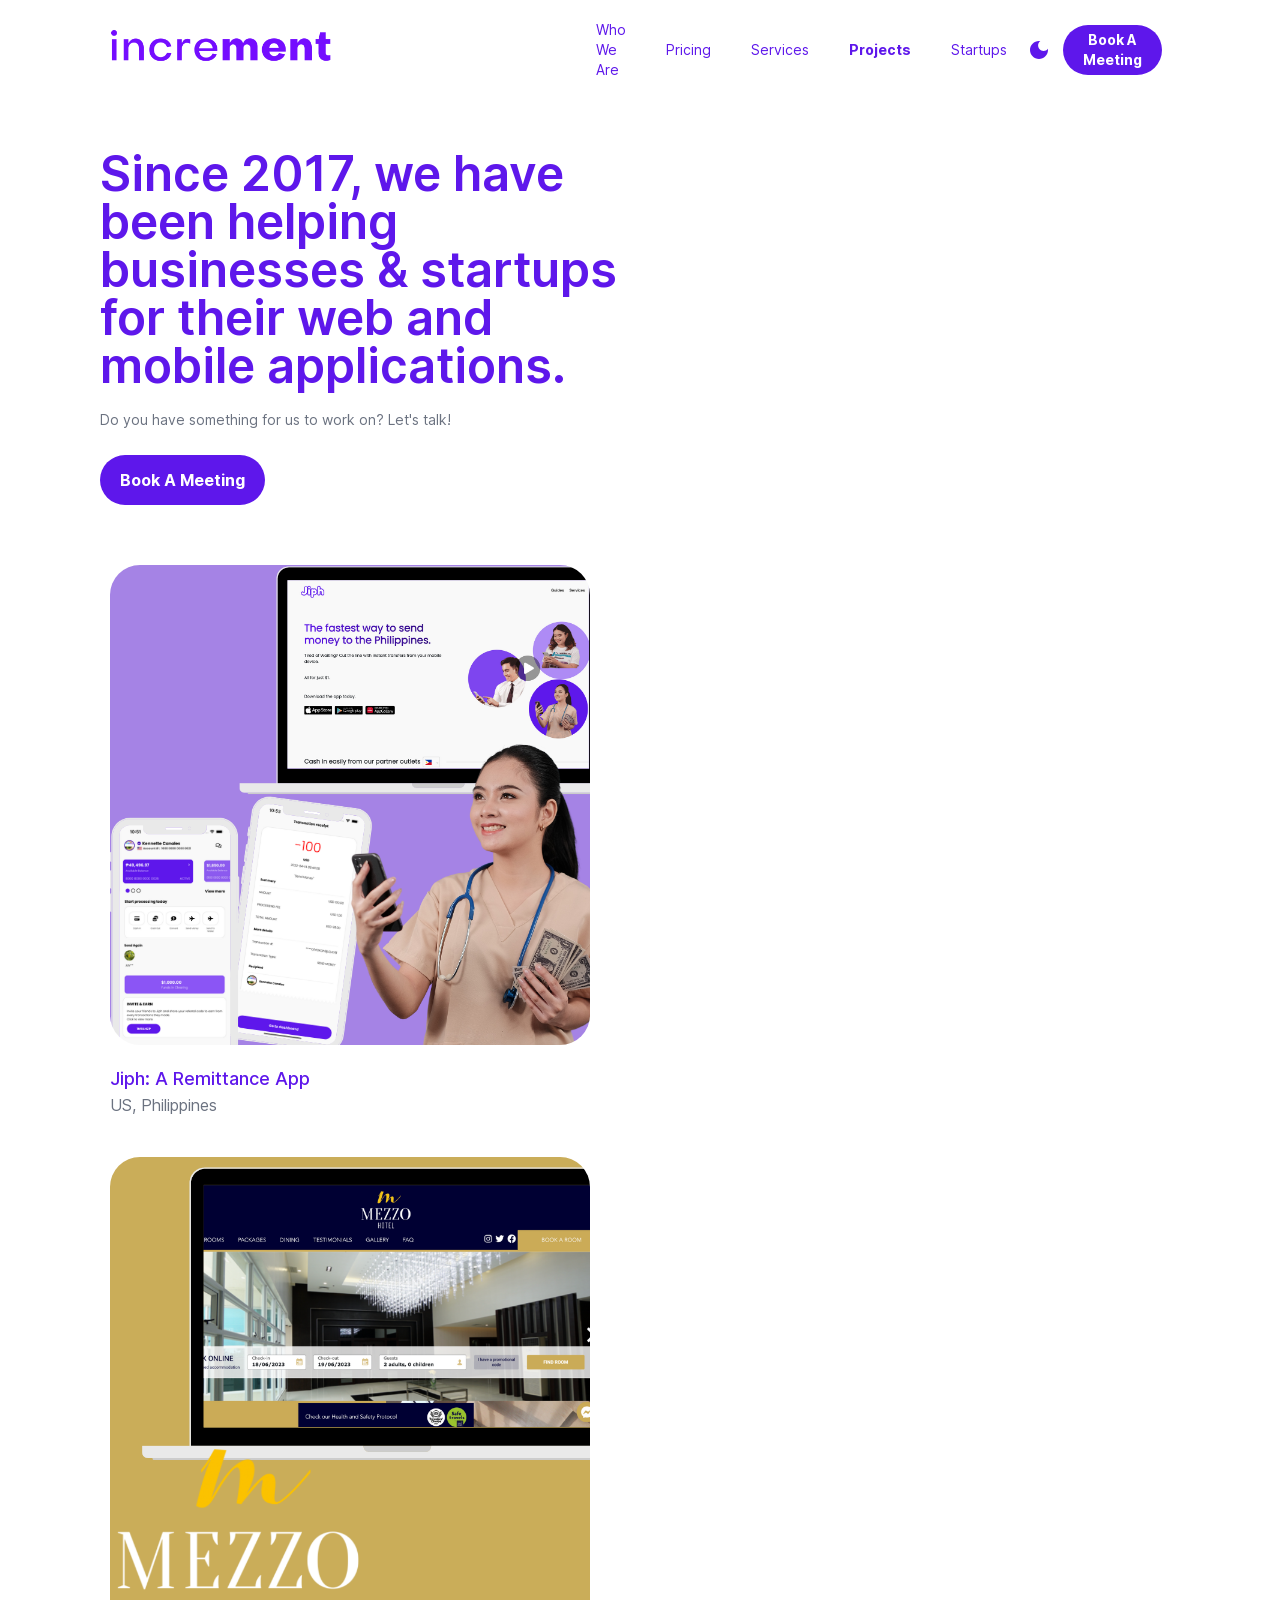
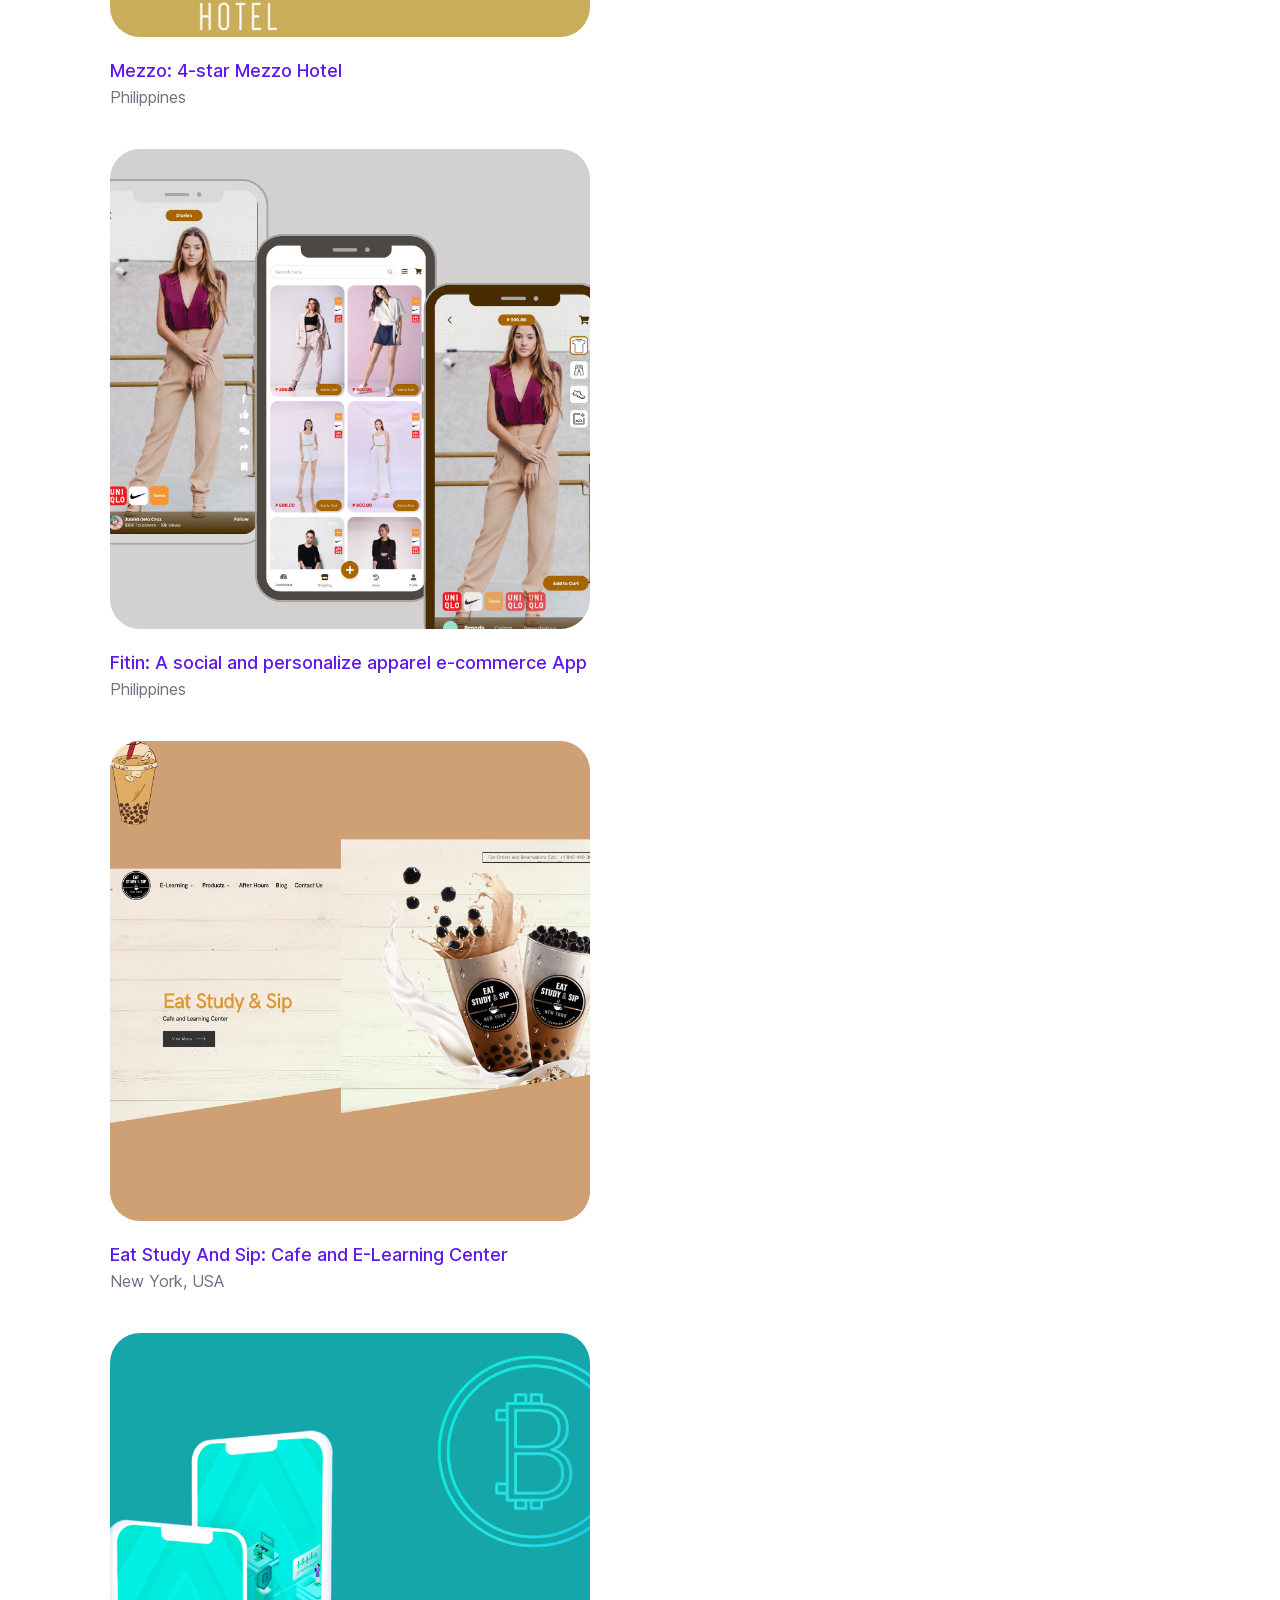
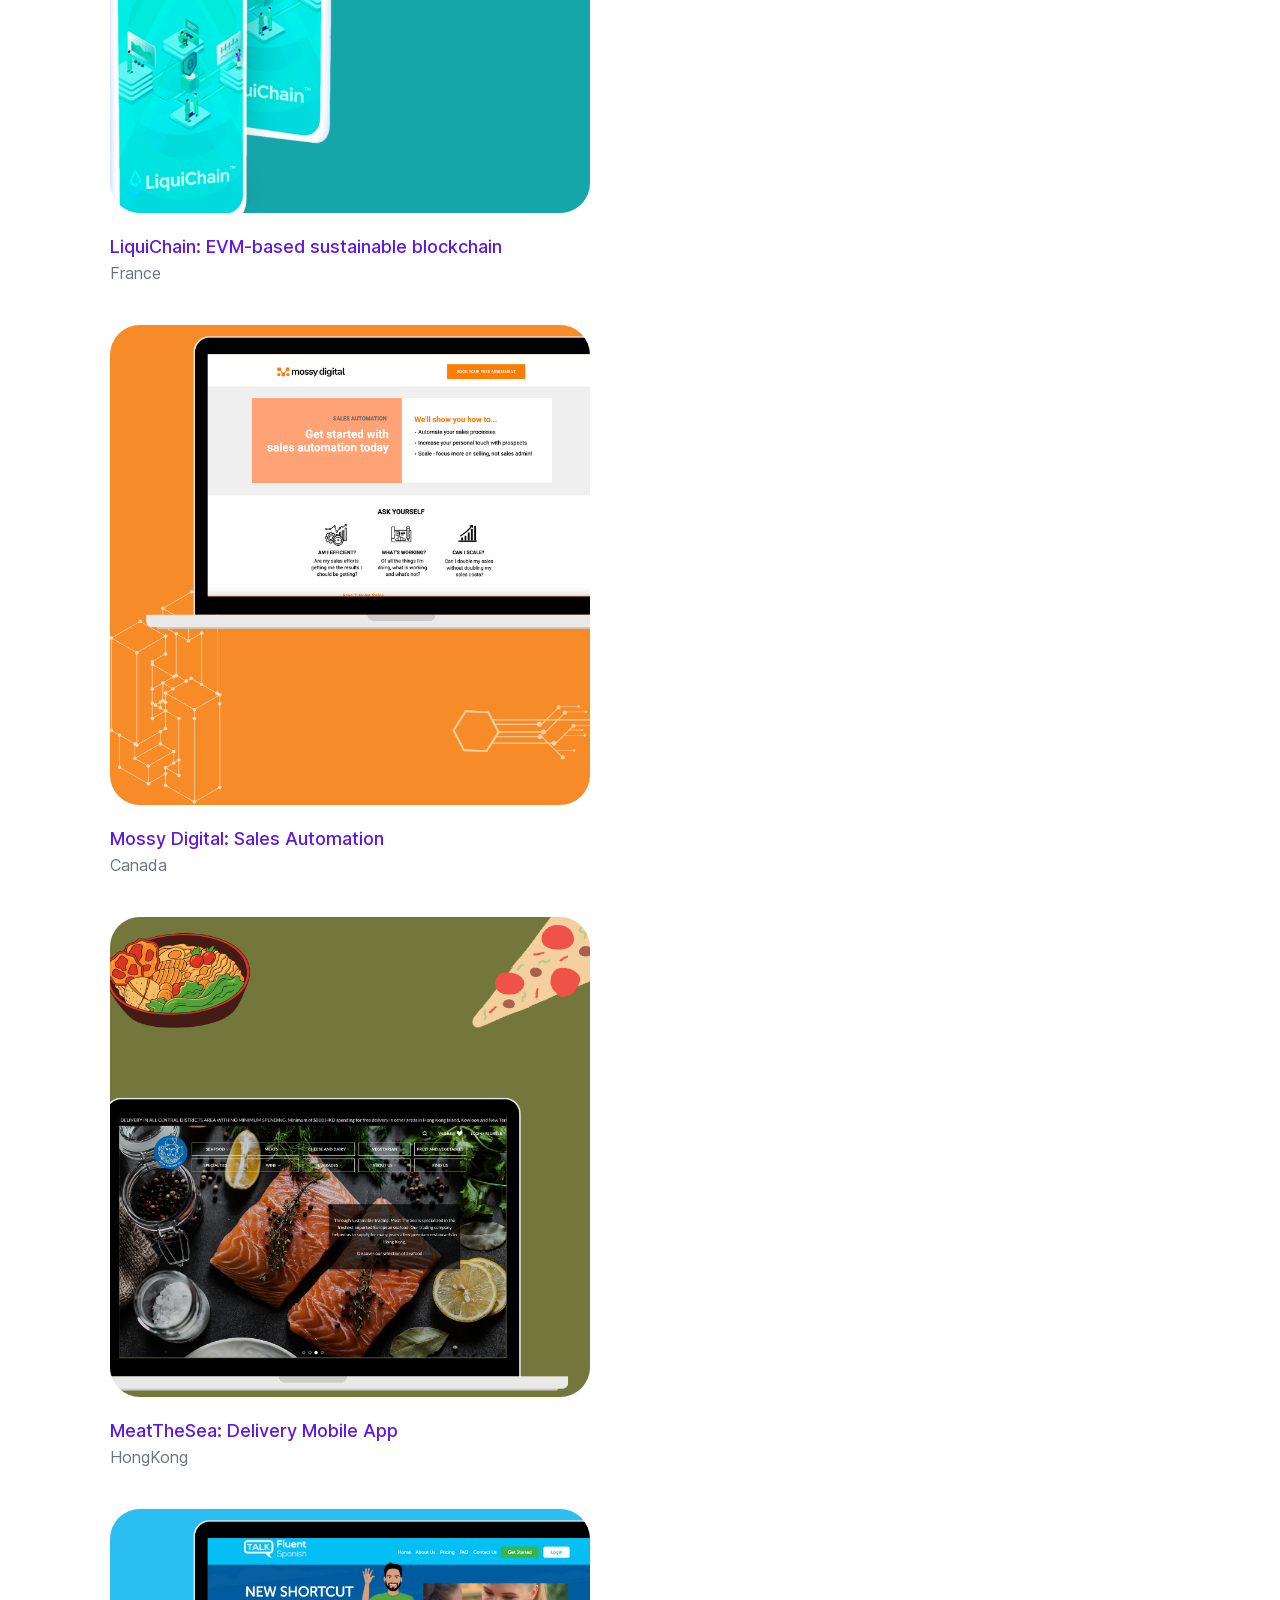
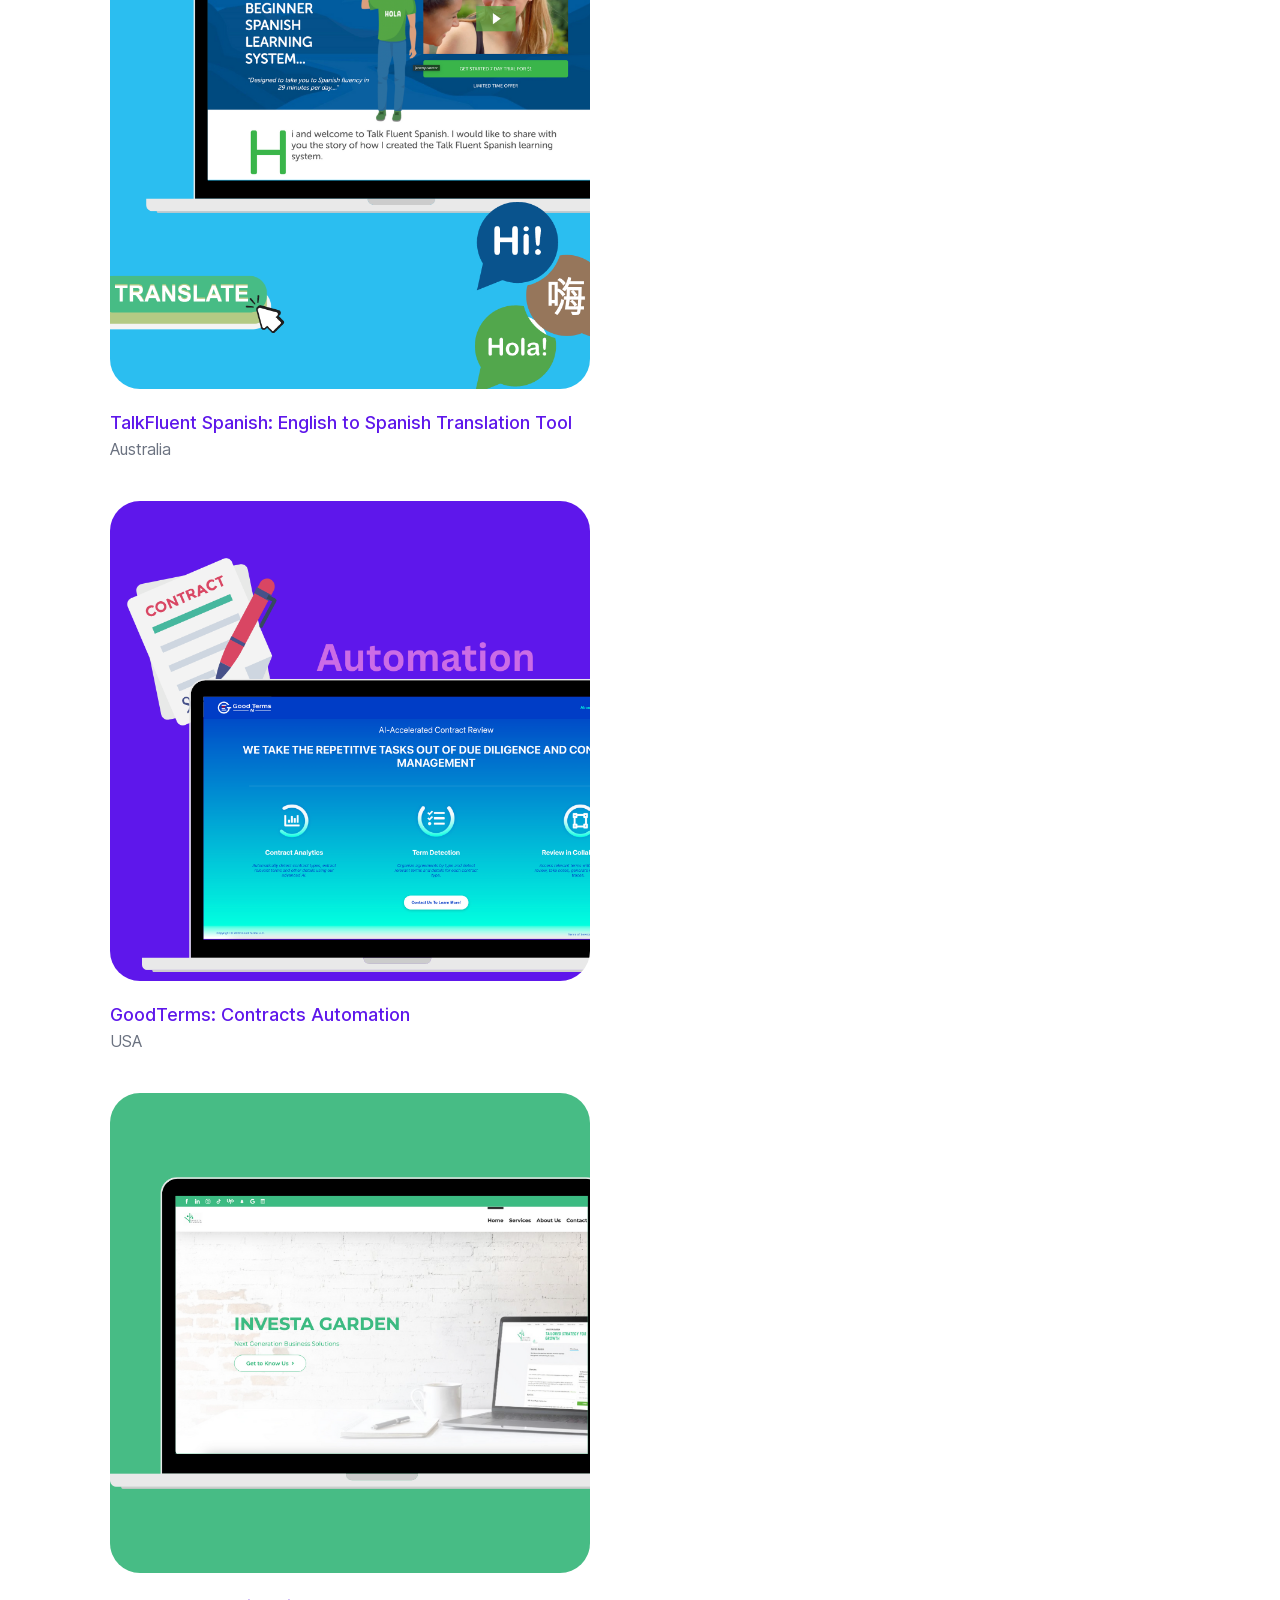
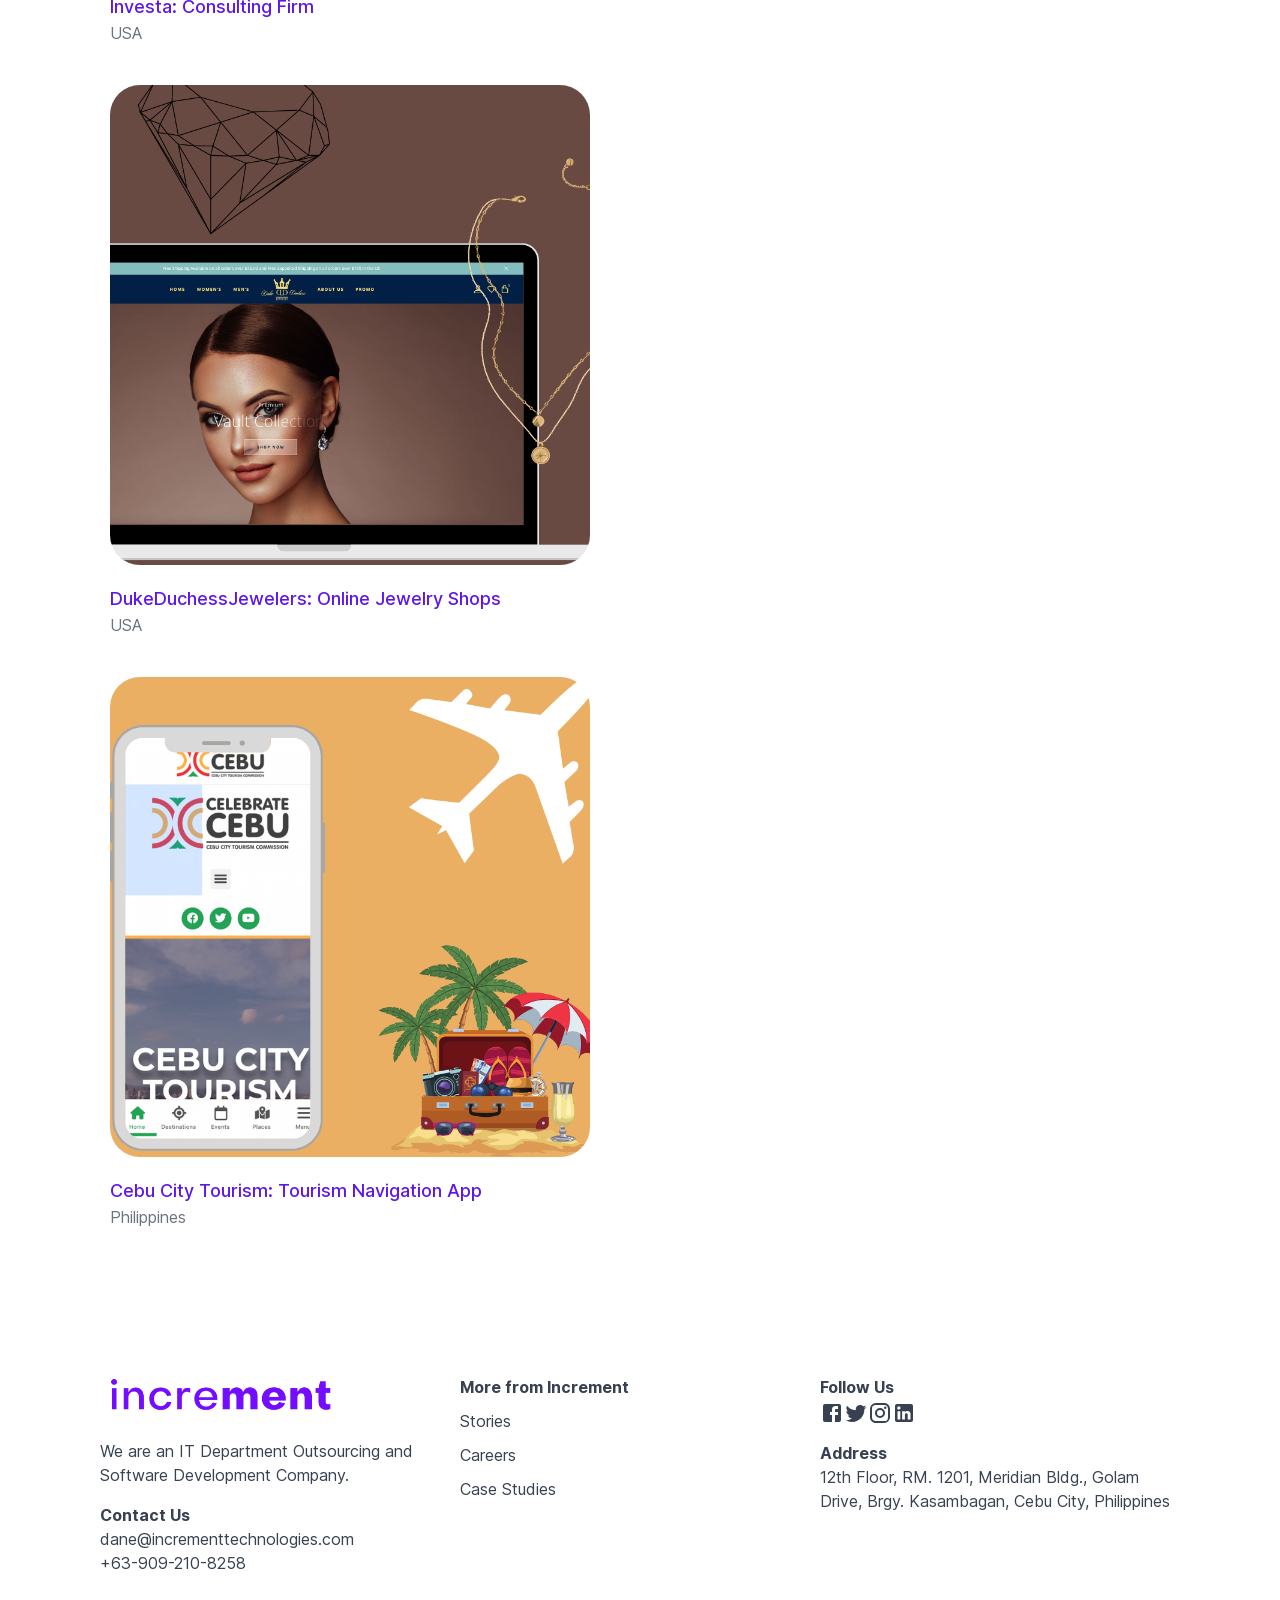
<file: projects.html>
<!DOCTYPE html><html lang="en"><head><meta charSet="utf-8"/><link rel="preload" as="font" href="/_next/static/media/2aaf0723e720e8b9-s.p.woff2" crossorigin="" type="font/woff2"/><link rel="stylesheet" href="/_next/static/css/718f5c7553569503.css" data-precedence="next"/><title>Increment: An IT Department Outsourcing and Software Development Company</title><meta name="description" content="We offer subscription services for a shared and Higly Skilled IT Personnel from Consultants for ₱5k, Technical Supports for ₱15k, IT Managers for ₱25k and IT Executives for ₱50k. Work setup will be virtual and upon request for onsite type of work."/><meta name="viewport" content="width=device-width, initial-scale=1"/><meta property="og:title" content="Increment: An IT Department Outsourcing and Software Development Company"/><meta property="og:description" content="We offer subscription services for a shared and Higly Skilled IT Personnel from Consultants for ₱5k, Technical Supports for ₱15k, IT Managers for ₱25k and IT Executives for ₱50k. Work setup will be virtual and upon request for onsite type of work."/><meta property="og:locale" content="en_US"/><meta property="og:image" content="https://incrementtechnologies.com/img/incrementmeta.png"/><meta property="og:image:width" content="1920"/><meta property="og:image:height" content="1080"/><meta property="og:type" content="website"/><meta name="twitter:card" content="summary_large_image"/><meta name="twitter:title" content="Increment: An IT Department Outsourcing and Software Development Company"/><meta name="twitter:description" content="We offer subscription services for a shared and Higly Skilled IT Personnel from Consultants for ₱5k, Technical Supports for ₱15k, IT Managers for ₱25k and IT Executives for ₱50k. Work setup will be virtual and upon request for onsite type of work."/><meta name="twitter:image" content="https://incrementtechnologies.com/img/incrementmeta.png"/><link rel="icon" href="/favicon.ico" type="image/x-icon" sizes="any"/><meta name="next-size-adjust"/><script src="/_next/static/chunks/polyfills-78c92fac7aa8fdd8.js" noModule=""></script></head><body class="__className_0ec1f4"><div class="w-full h-[100vh] float-left bg-white dark:bg-purple"><nav data-headlessui-state=""><div class="bg-white dark:bg-purple z-40 float-left w-full h-[100px] fixed text-purple dark:text-white md:block lg:flex xl:block"><div class="lg:block xl:block 2xl:block sm:hidden md:hidden xs:hidden"><div class="w-[45%] h-[100px] float-left content-center items-center flex href-link px-[100px]"><div class="w-full h-[80px] dark-logo dark:light-logo cursor-pointer"></div></div><div class="h-[100px] w-[50%] flex flex-row content-center items-center float-left justify-between pr-[100px]"><div></div><div class="md:w-[100%] lg:w-[130%] xl:w-[100%] 2xl:w-[95%] float-right flex justify-between items-center content-center"><span class="href-link cursor-pointer hover:underline px-[20px] pr-[20px] sm:text-xs md:text-sm lg:text-md ">Who We Are</span><span class="href-link cursor-pointer hover:underline px-[20px] pr-[20px] sm:text-xs md:text-sm lg:text-md ">Pricing</span><span class="href-link cursor-pointer hover:underline px-[20px] pr-[20px] sm:text-xs md:text-sm lg:text-md ">Services</span><span class="href-link cursor-pointer hover:underline px-[20px] pr-[20px] sm:text-xs md:text-sm lg:text-md font-bold">Projects</span><span class="href-link cursor-pointer hover:underline px-[20px] pr-[20px] sm:text-xs md:text-sm lg:text-md ">Startups</span><style data-emotion="css vubbuv">.css-vubbuv{-webkit-user-select:none;-moz-user-select:none;-ms-user-select:none;user-select:none;width:1em;height:1em;display:inline-block;fill:currentColor;-webkit-flex-shrink:0;-ms-flex-negative:0;flex-shrink:0;-webkit-transition:fill 200ms cubic-bezier(0.4, 0, 0.2, 1) 0ms;transition:fill 200ms cubic-bezier(0.4, 0, 0.2, 1) 0ms;font-size:1.5rem;}</style><style data-emotion="css 1tdger0">.css-1tdger0{-webkit-user-select:none;-moz-user-select:none;-ms-user-select:none;user-select:none;width:1em;height:1em;display:inline-block;fill:currentColor;-webkit-flex-shrink:0;-ms-flex-negative:0;flex-shrink:0;-webkit-transition:fill 200ms cubic-bezier(0.4, 0, 0.2, 1) 0ms;transition:fill 200ms cubic-bezier(0.4, 0, 0.2, 1) 0ms;font-size:1.5rem;-webkit-user-select:none;-moz-user-select:none;-ms-user-select:none;user-select:none;width:1em;height:1em;display:inline-block;fill:currentColor;-webkit-flex-shrink:0;-ms-flex-negative:0;flex-shrink:0;-webkit-transition:fill 200ms cubic-bezier(0.4, 0, 0.2, 1) 0ms;transition:fill 200ms cubic-bezier(0.4, 0, 0.2, 1) 0ms;font-size:1.5rem;}</style><svg class="MuiSvgIcon-root MuiSvgIcon-fontSizeMedium MuiSvgIcon-root MuiSvgIcon-fontSizeMedium cursor-pointer css-1tdger0" focusable="false" aria-hidden="true" viewBox="0 0 24 24" data-testid="DarkModeIcon"><path d="M12 3c-4.97 0-9 4.03-9 9s4.03 9 9 9 9-4.03 9-9c0-.46-.04-.92-.1-1.36-.98 1.37-2.58 2.26-4.4 2.26-2.98 0-5.4-2.42-5.4-5.4 0-1.81.89-3.42 2.26-4.4-.44-.06-.9-.1-1.36-.1z"></path></svg><span class="flex lg:m-3"><a target="_blank" href="https://calendly.com/incrementtechnnologies/30min" class="xs:text-center md:text-center sm:text-center sm:text-xs md:text-sm lg:text-md"><div class="px-[40px] pr-[40px] font-bold h-[60px] lg:pr-[20px] lg:px-[20px] lg:h-[50px] cursor-pointer content-center items-center float-left flex rounded-[30px] text-white dark:text-purple bg-purple dark:bg-white">Book A Meeting</div></a></span></div></div></div><div class="sm:block md:block xs:block lg:hidden 2xl:hidden"><div class="w-full h-[100px] float-left content-center items-center flex href-link justify-between px-[20px] pr-[20px] "><span class="h-[80px] w-[90%]"><div class="w-full h-[80px] dark-logo dark:light-logo cursor-pointer"></div></span><style data-emotion="css vubbuv">.css-vubbuv{-webkit-user-select:none;-moz-user-select:none;-ms-user-select:none;user-select:none;width:1em;height:1em;display:inline-block;fill:currentColor;-webkit-flex-shrink:0;-ms-flex-negative:0;flex-shrink:0;-webkit-transition:fill 200ms cubic-bezier(0.4, 0, 0.2, 1) 0ms;transition:fill 200ms cubic-bezier(0.4, 0, 0.2, 1) 0ms;font-size:1.5rem;}</style><style data-emotion="css 1tdger0">.css-1tdger0{-webkit-user-select:none;-moz-user-select:none;-ms-user-select:none;user-select:none;width:1em;height:1em;display:inline-block;fill:currentColor;-webkit-flex-shrink:0;-ms-flex-negative:0;flex-shrink:0;-webkit-transition:fill 200ms cubic-bezier(0.4, 0, 0.2, 1) 0ms;transition:fill 200ms cubic-bezier(0.4, 0, 0.2, 1) 0ms;font-size:1.5rem;-webkit-user-select:none;-moz-user-select:none;-ms-user-select:none;user-select:none;width:1em;height:1em;display:inline-block;fill:currentColor;-webkit-flex-shrink:0;-ms-flex-negative:0;flex-shrink:0;-webkit-transition:fill 200ms cubic-bezier(0.4, 0, 0.2, 1) 0ms;transition:fill 200ms cubic-bezier(0.4, 0, 0.2, 1) 0ms;font-size:1.5rem;}</style><svg class="MuiSvgIcon-root MuiSvgIcon-fontSizeMedium MuiSvgIcon-root MuiSvgIcon-fontSizeMedium cursor-pointer css-1tdger0" focusable="false" aria-hidden="true" viewBox="0 0 24 24" data-testid="MenuOutlinedIcon"><path d="M3 18h18v-2H3v2zm0-5h18v-2H3v2zm0-7v2h18V6H3z"></path></svg></div></div></div></nav><div class="w-full float-left mt-[150px] mb-[50px] lg:px-[100px] xl:px-[100px] 2xl:px-[100px] sm:px-[20px] md:px-[20px] xs:px-[20px]"><span class="lg:w-[50%] xl:w-[50%] 2xl:w-[50%] sm:w-full xs:w-full md:w-full lg:text-5xl xl:text-5xl 2xl:text-5xl sm:text-4xl xs:text-4xl md:text-4xl w-full float-left text-purple dark:text-white font-semibold ">Since 2017, we have been helping businesses &amp; startups for their web and mobile applications.</span><span class="w-full mt-[20px] text-sm float-left text-gray-500 dark:text-white">Do you have something for us to work on? Let&#x27;s talk!</span><span class="w-full mt-[25px] float-left"><span><a target="_blank" class="xs:text-center md:text-center sm:text-center"><div class="px-[40px] pr-[40px] font-bold h-[60px] lg:pr-[20px] lg:px-[20px] lg:h-[50px] cursor-pointer content-center items-center float-left flex rounded-[30px] text-white dark:text-purple bg-purple dark:bg-white">Book A Meeting</div></a></span></span></div><div class="w-full min-h-[20vh] bg-white dark:bg-purple overflow-hidden"><div class="lg:w-[80%] xl:w-[80%] 2xl:w-[80%] sm:w-full md:w-full xs:w-full flex-wrap items-center content-center justify-betweenlg:px-[100px] xl:px-[100px] 2xl:px-[100px] sm:px-[20px] md:px-[20px] xs:px-[20px]"><div class="lg:w-[500px] xl:w-[500px] 2xl:w-[500px] xs:w-full sm:w-full md:w-full float-left"><div class="w-full float-left mb-[20px] p-[10px]"><div class="w-full float-left"><img alt="Jiph: A Remittance App" loading="lazy" width="500" height="500" decoding="async" data-nimg="1" class="rounded-[30px]" style="color:transparent" src="/_next/static/media/jiph.cfeebf5d.png"/></div><div class="w-full float-left"><h2 class="dark:text-white text-lg mt-[20px] font-medium text-purple">Jiph: A Remittance App</h2><p class="text-gray-500 dark:text-white">US, Philippines</p></div></div></div><div class="lg:w-[500px] xl:w-[500px] 2xl:w-[500px] xs:w-full sm:w-full md:w-full float-left"><div class="w-full float-left mb-[20px] p-[10px]"><div class="w-full float-left"><img alt="Mezzo: 4-star Mezzo Hotel" loading="lazy" width="500" height="500" decoding="async" data-nimg="1" class="rounded-[30px]" style="color:transparent" src="/_next/static/media/mezzo.c2d9b023.png"/></div><div class="w-full float-left"><h2 class="dark:text-white text-lg mt-[20px] font-medium text-purple">Mezzo: 4-star Mezzo Hotel</h2><p class="text-gray-500 dark:text-white">Philippines</p></div></div></div><div class="lg:w-[500px] xl:w-[500px] 2xl:w-[500px] xs:w-full sm:w-full md:w-full float-left"><div class="w-full float-left mb-[20px] p-[10px]"><div class="w-full float-left"><img alt="Fitin: A social and personalize apparel e-commerce App" loading="lazy" width="500" height="500" decoding="async" data-nimg="1" class="rounded-[30px]" style="color:transparent" src="/_next/static/media/fitin.52925beb.png"/></div><div class="w-full float-left"><h2 class="dark:text-white text-lg mt-[20px] font-medium text-purple">Fitin: A social and personalize apparel e-commerce App</h2><p class="text-gray-500 dark:text-white">Philippines</p></div></div></div><div class="lg:w-[500px] xl:w-[500px] 2xl:w-[500px] xs:w-full sm:w-full md:w-full float-left"><div class="w-full float-left mb-[20px] p-[10px]"><div class="w-full float-left"><img alt="Eat Study And Sip: Cafe and E-Learning Center" loading="lazy" width="500" height="500" decoding="async" data-nimg="1" class="rounded-[30px]" style="color:transparent" src="/_next/static/media/ess.4f85f727.png"/></div><div class="w-full float-left"><h2 class="dark:text-white text-lg mt-[20px] font-medium text-purple">Eat Study And Sip: Cafe and E-Learning Center</h2><p class="text-gray-500 dark:text-white">New York, USA</p></div></div></div><div class="lg:w-[500px] xl:w-[500px] 2xl:w-[500px] xs:w-full sm:w-full md:w-full float-left"><div class="w-full float-left mb-[20px] p-[10px]"><div class="w-full float-left"><img alt="LiquiChain: EVM-based sustainable blockchain" loading="lazy" width="500" height="500" decoding="async" data-nimg="1" class="rounded-[30px]" style="color:transparent" src="/_next/static/media/lc.71b43d27.png"/></div><div class="w-full float-left"><h2 class="dark:text-white text-lg mt-[20px] font-medium text-purple">LiquiChain: EVM-based sustainable blockchain</h2><p class="text-gray-500 dark:text-white">France</p></div></div></div><div class="lg:w-[500px] xl:w-[500px] 2xl:w-[500px] xs:w-full sm:w-full md:w-full float-left"><div class="w-full float-left mb-[20px] p-[10px]"><div class="w-full float-left"><img alt="Mossy Digital: Sales Automation" loading="lazy" width="500" height="500" decoding="async" data-nimg="1" class="rounded-[30px]" style="color:transparent" src="/_next/static/media/mossy.eeea9dcd.png"/></div><div class="w-full float-left"><h2 class="dark:text-white text-lg mt-[20px] font-medium text-purple">Mossy Digital: Sales Automation</h2><p class="text-gray-500 dark:text-white">Canada</p></div></div></div><div class="lg:w-[500px] xl:w-[500px] 2xl:w-[500px] xs:w-full sm:w-full md:w-full float-left"><div class="w-full float-left mb-[20px] p-[10px]"><div class="w-full float-left"><img alt="MeatTheSea: Delivery Mobile App" loading="lazy" width="500" height="500" decoding="async" data-nimg="1" class="rounded-[30px]" style="color:transparent" src="/_next/static/media/mts.993cb4dd.png"/></div><div class="w-full float-left"><h2 class="dark:text-white text-lg mt-[20px] font-medium text-purple">MeatTheSea: Delivery Mobile App</h2><p class="text-gray-500 dark:text-white">HongKong</p></div></div></div><div class="lg:w-[500px] xl:w-[500px] 2xl:w-[500px] xs:w-full sm:w-full md:w-full float-left"><div class="w-full float-left mb-[20px] p-[10px]"><div class="w-full float-left"><img alt="TalkFluent Spanish: English to Spanish Translation Tool" loading="lazy" width="500" height="500" decoding="async" data-nimg="1" class="rounded-[30px]" style="color:transparent" src="/_next/static/media/tfs.c0d060cb.png"/></div><div class="w-full float-left"><h2 class="dark:text-white text-lg mt-[20px] font-medium text-purple">TalkFluent Spanish: English to Spanish Translation Tool</h2><p class="text-gray-500 dark:text-white">Australia</p></div></div></div><div class="lg:w-[500px] xl:w-[500px] 2xl:w-[500px] xs:w-full sm:w-full md:w-full float-left"><div class="w-full float-left mb-[20px] p-[10px]"><div class="w-full float-left"><img alt="GoodTerms: Contracts Automation" loading="lazy" width="500" height="500" decoding="async" data-nimg="1" class="rounded-[30px]" style="color:transparent" src="/_next/static/media/gt.dd3ade49.png"/></div><div class="w-full float-left"><h2 class="dark:text-white text-lg mt-[20px] font-medium text-purple">GoodTerms: Contracts Automation</h2><p class="text-gray-500 dark:text-white">USA</p></div></div></div><div class="lg:w-[500px] xl:w-[500px] 2xl:w-[500px] xs:w-full sm:w-full md:w-full float-left"><div class="w-full float-left mb-[20px] p-[10px]"><div class="w-full float-left"><img alt="Investa: Consulting Firm" loading="lazy" width="500" height="500" decoding="async" data-nimg="1" class="rounded-[30px]" style="color:transparent" src="/_next/static/media/investa.ec7d6426.png"/></div><div class="w-full float-left"><h2 class="dark:text-white text-lg mt-[20px] font-medium text-purple">Investa: Consulting Firm</h2><p class="text-gray-500 dark:text-white">USA</p></div></div></div><div class="lg:w-[500px] xl:w-[500px] 2xl:w-[500px] xs:w-full sm:w-full md:w-full float-left"><div class="w-full float-left mb-[20px] p-[10px]"><div class="w-full float-left"><img alt="DukeDuchessJewelers: Online Jewelry Shops" loading="lazy" width="500" height="500" decoding="async" data-nimg="1" class="rounded-[30px]" style="color:transparent" src="/_next/static/media/je.d96bb861.png"/></div><div class="w-full float-left"><h2 class="dark:text-white text-lg mt-[20px] font-medium text-purple">DukeDuchessJewelers: Online Jewelry Shops</h2><p class="text-gray-500 dark:text-white">USA</p></div></div></div><div class="lg:w-[500px] xl:w-[500px] 2xl:w-[500px] xs:w-full sm:w-full md:w-full float-left"><div class="w-full float-left mb-[20px] p-[10px]"><div class="w-full float-left"><img alt="Cebu City Tourism: Tourism Navigation App" loading="lazy" width="500" height="500" decoding="async" data-nimg="1" class="rounded-[30px]" style="color:transparent" src="/_next/static/media/cct.9ad070c2.png"/></div><div class="w-full float-left"><h2 class="dark:text-white text-lg mt-[20px] font-medium text-purple">Cebu City Tourism: Tourism Navigation App</h2><p class="text-gray-500 dark:text-white">Philippines</p></div></div></div></div></div><div class="float-left min-h-[500px] overflow-hidden bg-white dark:bg-purple text-gray-700 dark:text-white w-full pb-[50px] lg:px-[100px] xl:px-[100px] 2xl:px-[100px] sm:px-[20px] md:px-[20px] xs:px-[20px]"><div class="mt-[100px] w-full footer-bg-light dark:footer-bg-dark overflow-hidden"><div class="lg:w-1/3 2x:w-1/3 xl:w-1/3 md:w-full sm:w-full xs:w-full float-left"><div class="w-full float-left"><div class="w-full float-left"><div class="w-full h-[80px] dark-logo dark:light-logo cursor-pointer"></div></div></div><div class="w-full float-left">We are an IT Department Outsourcing and Software Development Company.</div><div class="w-full float-left"><h2 class="font-bold mt-4">Contact Us</h2><p>dane@incrementtechnologies.com</p><p>+63-909-210-8258</p></div></div><div class="lg:w-1/3 2x:w-1/3 xl:w-1/3 md:w-full sm:w-full xs:w-full float-left"><div class="w-full float-left"><h2 class="font-bold mt-4">More from Increment</h2><p class="mt-[10px] mb-[10px] cursor-pointer hover:underline">Stories</p><p class="mt-[10px] mb-[10px] cursor-pointer hover:underline">Careers</p><p class="mt-[10px] mb-[10px] cursor-pointer hover:underline">Case Studies</p></div></div><div class="lg:w-1/3 2x:w-1/3 xl:w-1/3 md:w-full sm:w-full xs:w-full float-left"><div class="w-full float-left"><h2 class="font-bold mt-4">Follow Us</h2><span><style data-emotion="css vubbuv">.css-vubbuv{-webkit-user-select:none;-moz-user-select:none;-ms-user-select:none;user-select:none;width:1em;height:1em;display:inline-block;fill:currentColor;-webkit-flex-shrink:0;-ms-flex-negative:0;flex-shrink:0;-webkit-transition:fill 200ms cubic-bezier(0.4, 0, 0.2, 1) 0ms;transition:fill 200ms cubic-bezier(0.4, 0, 0.2, 1) 0ms;font-size:1.5rem;}</style><style data-emotion="css 1tdger0">.css-1tdger0{-webkit-user-select:none;-moz-user-select:none;-ms-user-select:none;user-select:none;width:1em;height:1em;display:inline-block;fill:currentColor;-webkit-flex-shrink:0;-ms-flex-negative:0;flex-shrink:0;-webkit-transition:fill 200ms cubic-bezier(0.4, 0, 0.2, 1) 0ms;transition:fill 200ms cubic-bezier(0.4, 0, 0.2, 1) 0ms;font-size:1.5rem;-webkit-user-select:none;-moz-user-select:none;-ms-user-select:none;user-select:none;width:1em;height:1em;display:inline-block;fill:currentColor;-webkit-flex-shrink:0;-ms-flex-negative:0;flex-shrink:0;-webkit-transition:fill 200ms cubic-bezier(0.4, 0, 0.2, 1) 0ms;transition:fill 200ms cubic-bezier(0.4, 0, 0.2, 1) 0ms;font-size:1.5rem;}</style><svg class="MuiSvgIcon-root MuiSvgIcon-fontSizeMedium MuiSvgIcon-root MuiSvgIcon-fontSizeMedium text-4xl cursor-pointer css-1tdger0" focusable="false" aria-hidden="true" viewBox="0 0 24 24" data-testid="FacebookIcon"><path d="M5 3h14a2 2 0 0 1 2 2v14a2 2 0 0 1-2 2H5a2 2 0 0 1-2-2V5a2 2 0 0 1 2-2m13 2h-2.5A3.5 3.5 0 0 0 12 8.5V11h-2v3h2v7h3v-7h3v-3h-3V9a1 1 0 0 1 1-1h2V5z"></path></svg><style data-emotion="css vubbuv">.css-vubbuv{-webkit-user-select:none;-moz-user-select:none;-ms-user-select:none;user-select:none;width:1em;height:1em;display:inline-block;fill:currentColor;-webkit-flex-shrink:0;-ms-flex-negative:0;flex-shrink:0;-webkit-transition:fill 200ms cubic-bezier(0.4, 0, 0.2, 1) 0ms;transition:fill 200ms cubic-bezier(0.4, 0, 0.2, 1) 0ms;font-size:1.5rem;}</style><style data-emotion="css 1tdger0">.css-1tdger0{-webkit-user-select:none;-moz-user-select:none;-ms-user-select:none;user-select:none;width:1em;height:1em;display:inline-block;fill:currentColor;-webkit-flex-shrink:0;-ms-flex-negative:0;flex-shrink:0;-webkit-transition:fill 200ms cubic-bezier(0.4, 0, 0.2, 1) 0ms;transition:fill 200ms cubic-bezier(0.4, 0, 0.2, 1) 0ms;font-size:1.5rem;-webkit-user-select:none;-moz-user-select:none;-ms-user-select:none;user-select:none;width:1em;height:1em;display:inline-block;fill:currentColor;-webkit-flex-shrink:0;-ms-flex-negative:0;flex-shrink:0;-webkit-transition:fill 200ms cubic-bezier(0.4, 0, 0.2, 1) 0ms;transition:fill 200ms cubic-bezier(0.4, 0, 0.2, 1) 0ms;font-size:1.5rem;}</style><svg class="MuiSvgIcon-root MuiSvgIcon-fontSizeMedium MuiSvgIcon-root MuiSvgIcon-fontSizeMedium text-4xl cursor-pointer css-1tdger0" focusable="false" aria-hidden="true" viewBox="0 0 24 24" data-testid="TwitterIcon"><path d="M22.46 6c-.77.35-1.6.58-2.46.69.88-.53 1.56-1.37 1.88-2.38-.83.5-1.75.85-2.72 1.05C18.37 4.5 17.26 4 16 4c-2.35 0-4.27 1.92-4.27 4.29 0 .34.04.67.11.98C8.28 9.09 5.11 7.38 3 4.79c-.37.63-.58 1.37-.58 2.15 0 1.49.75 2.81 1.91 3.56-.71 0-1.37-.2-1.95-.5v.03c0 2.08 1.48 3.82 3.44 4.21a4.22 4.22 0 0 1-1.93.07 4.28 4.28 0 0 0 4 2.98 8.521 8.521 0 0 1-5.33 1.84c-.34 0-.68-.02-1.02-.06C3.44 20.29 5.7 21 8.12 21 16 21 20.33 14.46 20.33 8.79c0-.19 0-.37-.01-.56.84-.6 1.56-1.36 2.14-2.23z"></path></svg><style data-emotion="css vubbuv">.css-vubbuv{-webkit-user-select:none;-moz-user-select:none;-ms-user-select:none;user-select:none;width:1em;height:1em;display:inline-block;fill:currentColor;-webkit-flex-shrink:0;-ms-flex-negative:0;flex-shrink:0;-webkit-transition:fill 200ms cubic-bezier(0.4, 0, 0.2, 1) 0ms;transition:fill 200ms cubic-bezier(0.4, 0, 0.2, 1) 0ms;font-size:1.5rem;}</style><style data-emotion="css 1tdger0">.css-1tdger0{-webkit-user-select:none;-moz-user-select:none;-ms-user-select:none;user-select:none;width:1em;height:1em;display:inline-block;fill:currentColor;-webkit-flex-shrink:0;-ms-flex-negative:0;flex-shrink:0;-webkit-transition:fill 200ms cubic-bezier(0.4, 0, 0.2, 1) 0ms;transition:fill 200ms cubic-bezier(0.4, 0, 0.2, 1) 0ms;font-size:1.5rem;-webkit-user-select:none;-moz-user-select:none;-ms-user-select:none;user-select:none;width:1em;height:1em;display:inline-block;fill:currentColor;-webkit-flex-shrink:0;-ms-flex-negative:0;flex-shrink:0;-webkit-transition:fill 200ms cubic-bezier(0.4, 0, 0.2, 1) 0ms;transition:fill 200ms cubic-bezier(0.4, 0, 0.2, 1) 0ms;font-size:1.5rem;}</style><svg class="MuiSvgIcon-root MuiSvgIcon-fontSizeMedium MuiSvgIcon-root MuiSvgIcon-fontSizeMedium text-4xl cursor-pointer css-1tdger0" focusable="false" aria-hidden="true" viewBox="0 0 24 24" data-testid="InstagramIcon"><path d="M7.8 2h8.4C19.4 2 22 4.6 22 7.8v8.4a5.8 5.8 0 0 1-5.8 5.8H7.8C4.6 22 2 19.4 2 16.2V7.8A5.8 5.8 0 0 1 7.8 2m-.2 2A3.6 3.6 0 0 0 4 7.6v8.8C4 18.39 5.61 20 7.6 20h8.8a3.6 3.6 0 0 0 3.6-3.6V7.6C20 5.61 18.39 4 16.4 4H7.6m9.65 1.5a1.25 1.25 0 0 1 1.25 1.25A1.25 1.25 0 0 1 17.25 8 1.25 1.25 0 0 1 16 6.75a1.25 1.25 0 0 1 1.25-1.25M12 7a5 5 0 0 1 5 5 5 5 0 0 1-5 5 5 5 0 0 1-5-5 5 5 0 0 1 5-5m0 2a3 3 0 0 0-3 3 3 3 0 0 0 3 3 3 3 0 0 0 3-3 3 3 0 0 0-3-3z"></path></svg><style data-emotion="css vubbuv">.css-vubbuv{-webkit-user-select:none;-moz-user-select:none;-ms-user-select:none;user-select:none;width:1em;height:1em;display:inline-block;fill:currentColor;-webkit-flex-shrink:0;-ms-flex-negative:0;flex-shrink:0;-webkit-transition:fill 200ms cubic-bezier(0.4, 0, 0.2, 1) 0ms;transition:fill 200ms cubic-bezier(0.4, 0, 0.2, 1) 0ms;font-size:1.5rem;}</style><style data-emotion="css 1tdger0">.css-1tdger0{-webkit-user-select:none;-moz-user-select:none;-ms-user-select:none;user-select:none;width:1em;height:1em;display:inline-block;fill:currentColor;-webkit-flex-shrink:0;-ms-flex-negative:0;flex-shrink:0;-webkit-transition:fill 200ms cubic-bezier(0.4, 0, 0.2, 1) 0ms;transition:fill 200ms cubic-bezier(0.4, 0, 0.2, 1) 0ms;font-size:1.5rem;-webkit-user-select:none;-moz-user-select:none;-ms-user-select:none;user-select:none;width:1em;height:1em;display:inline-block;fill:currentColor;-webkit-flex-shrink:0;-ms-flex-negative:0;flex-shrink:0;-webkit-transition:fill 200ms cubic-bezier(0.4, 0, 0.2, 1) 0ms;transition:fill 200ms cubic-bezier(0.4, 0, 0.2, 1) 0ms;font-size:1.5rem;}</style><svg class="MuiSvgIcon-root MuiSvgIcon-fontSizeMedium MuiSvgIcon-root MuiSvgIcon-fontSizeMedium text-4xl cursor-pointer css-1tdger0" focusable="false" aria-hidden="true" viewBox="0 0 24 24" data-testid="LinkedInIcon"><path d="M19 3a2 2 0 0 1 2 2v14a2 2 0 0 1-2 2H5a2 2 0 0 1-2-2V5a2 2 0 0 1 2-2h14m-.5 15.5v-5.3a3.26 3.26 0 0 0-3.26-3.26c-.85 0-1.84.52-2.32 1.3v-1.11h-2.79v8.37h2.79v-4.93c0-.77.62-1.4 1.39-1.4a1.4 1.4 0 0 1 1.4 1.4v4.93h2.79M6.88 8.56a1.68 1.68 0 0 0 1.68-1.68c0-.93-.75-1.69-1.68-1.69a1.69 1.69 0 0 0-1.69 1.69c0 .93.76 1.68 1.69 1.68m1.39 9.94v-8.37H5.5v8.37h2.77z"></path></svg></span></div><div class="w-full float-left"><h2 class="font-bold mt-4">Address</h2><p>12th Floor, RM. 1201, Meridian Bldg., Golam Drive, Brgy. Kasambagan, Cebu City, Philippines</p></div></div></div></div></div><script src="/_next/static/chunks/webpack-70b6df8af652756f.js" async=""></script><script src="/_next/static/chunks/bce60fc1-184a191bc2c2ac2f.js" async=""></script><script src="/_next/static/chunks/488-81c7b5ccec48f424.js" async=""></script><script src="/_next/static/chunks/main-app-4bcf3a245fc02ebe.js" async=""></script><script>(self.__next_f=self.__next_f||[]).push([0])</script><script>self.__next_f.push([1,"1:HL[\"/_next/static/media/2aaf0723e720e8b9-s.p.woff2\",{\"as\":\"font\",\"type\":\"font/woff2\"}]\n2:HL[\"/_next/static/css/718f5c7553569503.css\",{\"as\":\"style\"}]\n0:\"$L3\"\n"])</script><script>self.__next_f.push([1,"4:I{\"id\":\"8827\",\"chunks\":[\"272:static/chunks/webpack-70b6df8af652756f.js\",\"253:static/chunks/bce60fc1-184a191bc2c2ac2f.js\",\"488:static/chunks/488-81c7b5ccec48f424.js\"],\"name\":\"\",\"async\":false}\n6:I{\"id\":\"9126\",\"chunks\":[\"272:static/chunks/webpack-70b6df8af652756f.js\",\"253:static/chunks/bce60fc1-184a191bc2c2ac2f.js\",\"488:static/chunks/488-81c7b5ccec48f424.js\"],\"name\":\"\",\"async\":false}\n8:I{\"id\":\"4463\",\"chunks\":[\"272:static/chunks/webpack-70b6df8af652756f.js\",\"253:static/chunks/bce60fc1-184a191bc2c2ac2f.js\",\"48"])</script><script>self.__next_f.push([1,"8:static/chunks/488-81c7b5ccec48f424.js\"],\"name\":\"\",\"async\":false}\n9:I{\"id\":\"1010\",\"chunks\":[\"272:static/chunks/webpack-70b6df8af652756f.js\",\"253:static/chunks/bce60fc1-184a191bc2c2ac2f.js\",\"488:static/chunks/488-81c7b5ccec48f424.js\"],\"name\":\"\",\"async\":false}\na:I{\"id\":\"4143\",\"chunks\":[\"272:static/chunks/webpack-70b6df8af652756f.js\",\"253:static/chunks/bce60fc1-184a191bc2c2ac2f.js\",\"488:static/chunks/488-81c7b5ccec48f424.js\"],\"name\":\"\",\"async\":false}\nb:I{\"id\":\"7886\",\"chunks\":[\"199:static/chunks/199-8bba135449"])</script><script>self.__next_f.push([1,"8726b3.js\",\"707:static/chunks/707-a994c4223039e836.js\",\"625:static/chunks/625-28757f226ac0c3d0.js\",\"895:static/chunks/app/projects/page-3b37b987806fdbfd.js\"],\"name\":\"\",\"async\":false}\n"])</script><script>self.__next_f.push([1,"3:[[[\"$\",\"link\",\"0\",{\"rel\":\"stylesheet\",\"href\":\"/_next/static/css/718f5c7553569503.css\",\"precedence\":\"next\"}]],[\"$\",\"$L4\",null,{\"assetPrefix\":\"\",\"initialCanonicalUrl\":\"/projects\",\"initialTree\":[\"\",{\"children\":[\"projects\",{\"children\":[\"__PAGE__\",{}]}]},\"$undefined\",\"$undefined\",true],\"initialHead\":[\"$L5\",[\"$\",\"meta\",null,{\"name\":\"next-size-adjust\"}]],\"globalErrorComponent\":\"$6\",\"notFound\":[\"$\",\"html\",null,{\"lang\":\"en\",\"children\":[\"$\",\"body\",null,{\"className\":\"__className_0ec1f4\",\"children\":[\"$L7\",\"$undefined\",[[\"$\",\"title\",null,{\"children\":\"404: This page could not be found.\"}],[\"$\",\"div\",null,{\"style\":{\"fontFamily\":\"system-ui,\\\"Segoe UI\\\",Roboto,Helvetica,Arial,sans-serif,\\\"Apple Color Emoji\\\",\\\"Segoe UI Emoji\\\"\",\"height\":\"100vh\",\"textAlign\":\"center\",\"display\":\"flex\",\"flexDirection\":\"column\",\"alignItems\":\"center\",\"justifyContent\":\"center\"},\"children\":[\"$\",\"div\",null,{\"children\":[[\"$\",\"style\",null,{\"dangerouslySetInnerHTML\":{\"__html\":\"body{color:#000;background:#fff;margin:0}.next-error-h1{border-right:1px solid rgba(0,0,0,.3)}@media (prefers-color-scheme:dark){body{color:#fff;background:#000}.next-error-h1{border-right:1px solid rgba(255,255,255,.3)}}\"}}],[\"$\",\"h1\",null,{\"className\":\"next-error-h1\",\"style\":{\"display\":\"inline-block\",\"margin\":\"0 20px 0 0\",\"padding\":\"0 23px 0 0\",\"fontSize\":24,\"fontWeight\":500,\"verticalAlign\":\"top\",\"lineHeight\":\"49px\"},\"children\":\"404\"}],[\"$\",\"div\",null,{\"style\":{\"display\":\"inline-block\"},\"children\":[\"$\",\"h2\",null,{\"style\":{\"fontSize\":14,\"fontWeight\":400,\"lineHeight\":\"49px\",\"margin\":0},\"children\":\"This page could not be found.\"}]}]]}]}]]]}]}],\"asNotFound\":false,\"children\":[[\"$\",\"html\",null,{\"lang\":\"en\",\"children\":[\"$\",\"body\",null,{\"className\":\"__className_0ec1f4\",\"children\":[\"$\",\"$L8\",null,{\"parallelRouterKey\":\"children\",\"segmentPath\":[\"children\"],\"error\":\"$undefined\",\"errorStyles\":\"$undefined\",\"loading\":\"$undefined\",\"loadingStyles\":\"$undefined\",\"hasLoading\":false,\"template\":[\"$\",\"$L9\",null,{}],\"templateStyles\":\"$undefined\",\"notFound\":\"$undefined\",\"notFoundStyles\":\"$undefined\",\"childProp\":{\"current\":[\"$\",\"$L8\",null,{\"parallelRouterKey\":\"children\",\"segmentPath\":[\"children\",\"projects\",\"children\"],\"error\":\"$undefined\",\"errorStyles\":\"$undefined\",\"loading\":\"$undefined\",\"loadingStyles\":\"$undefined\",\"hasLoading\":false,\"template\":[\"$\",\"$L9\",null,{}],\"templateStyles\":\"$undefined\",\"notFound\":\"$undefined\",\"notFoundStyles\":\"$undefined\",\"childProp\":{\"current\":[[\"$\",\"$La\",null,{\"propsForComponent\":{\"params\":{}},\"Component\":\"$b\"}],null],\"segment\":\"__PAGE__\"},\"styles\":[]}],\"segment\":\"projects\"},\"styles\":[]}]}]}],null]}]]\n"])</script><script>self.__next_f.push([1,"7:[[\"$\",\"meta\",\"0\",{\"charSet\":\"utf-8\"}],[\"$\",\"meta\",\"1\",{\"name\":\"viewport\",\"content\":\"width=device-width, initial-scale=1\"}]]\n"])</script><script>self.__next_f.push([1,"5:[[\"$\",\"meta\",\"0\",{\"charSet\":\"utf-8\"}],[\"$\",\"title\",\"1\",{\"children\":\"Increment: An IT Department Outsourcing and Software Development Company\"}],[\"$\",\"meta\",\"2\",{\"name\":\"description\",\"content\":\"We offer subscription services for a shared and Higly Skilled IT Personnel from Consultants for ₱5k, Technical Supports for ₱15k, IT Managers for ₱25k and IT Executives for ₱50k. Work setup will be virtual and upon request for onsite type of work.\"}],[\"$\",\"meta\",\"3\",{\"name\":\"viewport\",\"content\":\"width=device-width, initial-scale=1\"}],[\"$\",\"meta\",\"4\",{\"property\":\"og:title\",\"content\":\"Increment: An IT Department Outsourcing and Software Development Company\"}],[\"$\",\"meta\",\"5\",{\"property\":\"og:description\",\"content\":\"We offer subscription services for a shared and Higly Skilled IT Personnel from Consultants for ₱5k, Technical Supports for ₱15k, IT Managers for ₱25k and IT Executives for ₱50k. Work setup will be virtual and upon request for onsite type of work.\"}],[\"$\",\"meta\",\"6\",{\"property\":\"og:locale\",\"content\":\"en_US\"}],[\"$\",\"meta\",\"7\",{\"property\":\"og:image\",\"content\":\"https://incrementtechnologies.com/img/incrementmeta.png\"}],[\"$\",\"meta\",\"8\",{\"property\":\"og:image:width\",\"content\":\"1920\"}],[\"$\",\"meta\",\"9\",{\"property\":\"og:image:height\",\"content\":\"1080\"}],[\"$\",\"meta\",\"10\",{\"property\":\"og:type\",\"content\":\"website\"}],[\"$\",\"meta\",\"11\",{\"name\":\"twitter:card\",\"content\":\"summary_large_image\"}],[\"$\",\"meta\",\"12\",{\"name\":\"twitter:title\",\"content\":\"Increment: An IT Department Outsourcing and Software Development Company\"}],[\"$\",\"meta\",\"13\",{\"name\":\"twitter:description\",\"content\":\"We offer subscription services for a shared and Higly Skilled IT Personnel from Consultants for ₱5k, Technical Supports for ₱15k, IT Managers for ₱25k and IT Executives for ₱50k. Work setup will be virtual and upon request for onsite type of work.\"}],[\"$\",\"meta\",\"14\",{\"name\":\"twitter:image\",\"content\":\"https://incrementtechnologies.com/img/incrementmeta.png\"}],[\"$\",\"link\",\"15\",{\"rel\":\"icon\",\"href\":\"/favicon.ico\",\"type\":\"image/x-icon\",\"sizes\":\"any\"}]]\n"])</script></body></html>
</file>
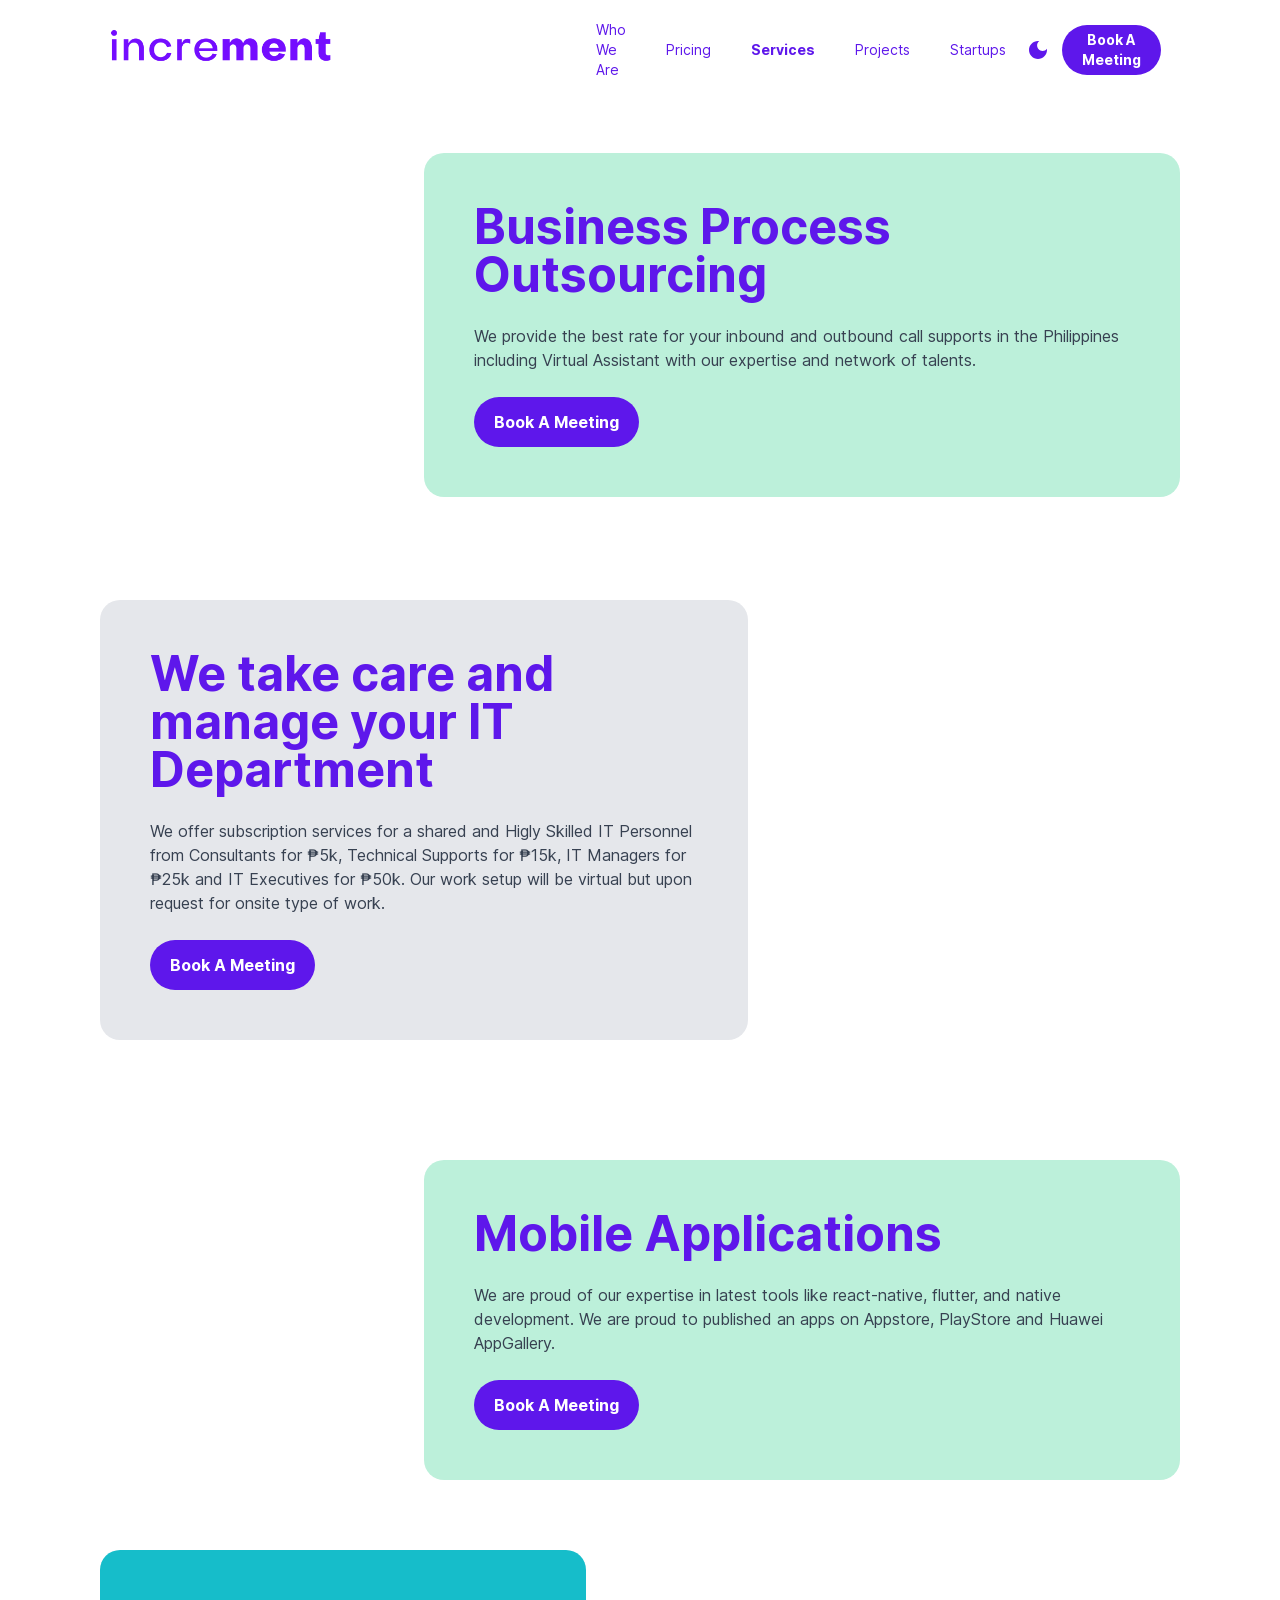
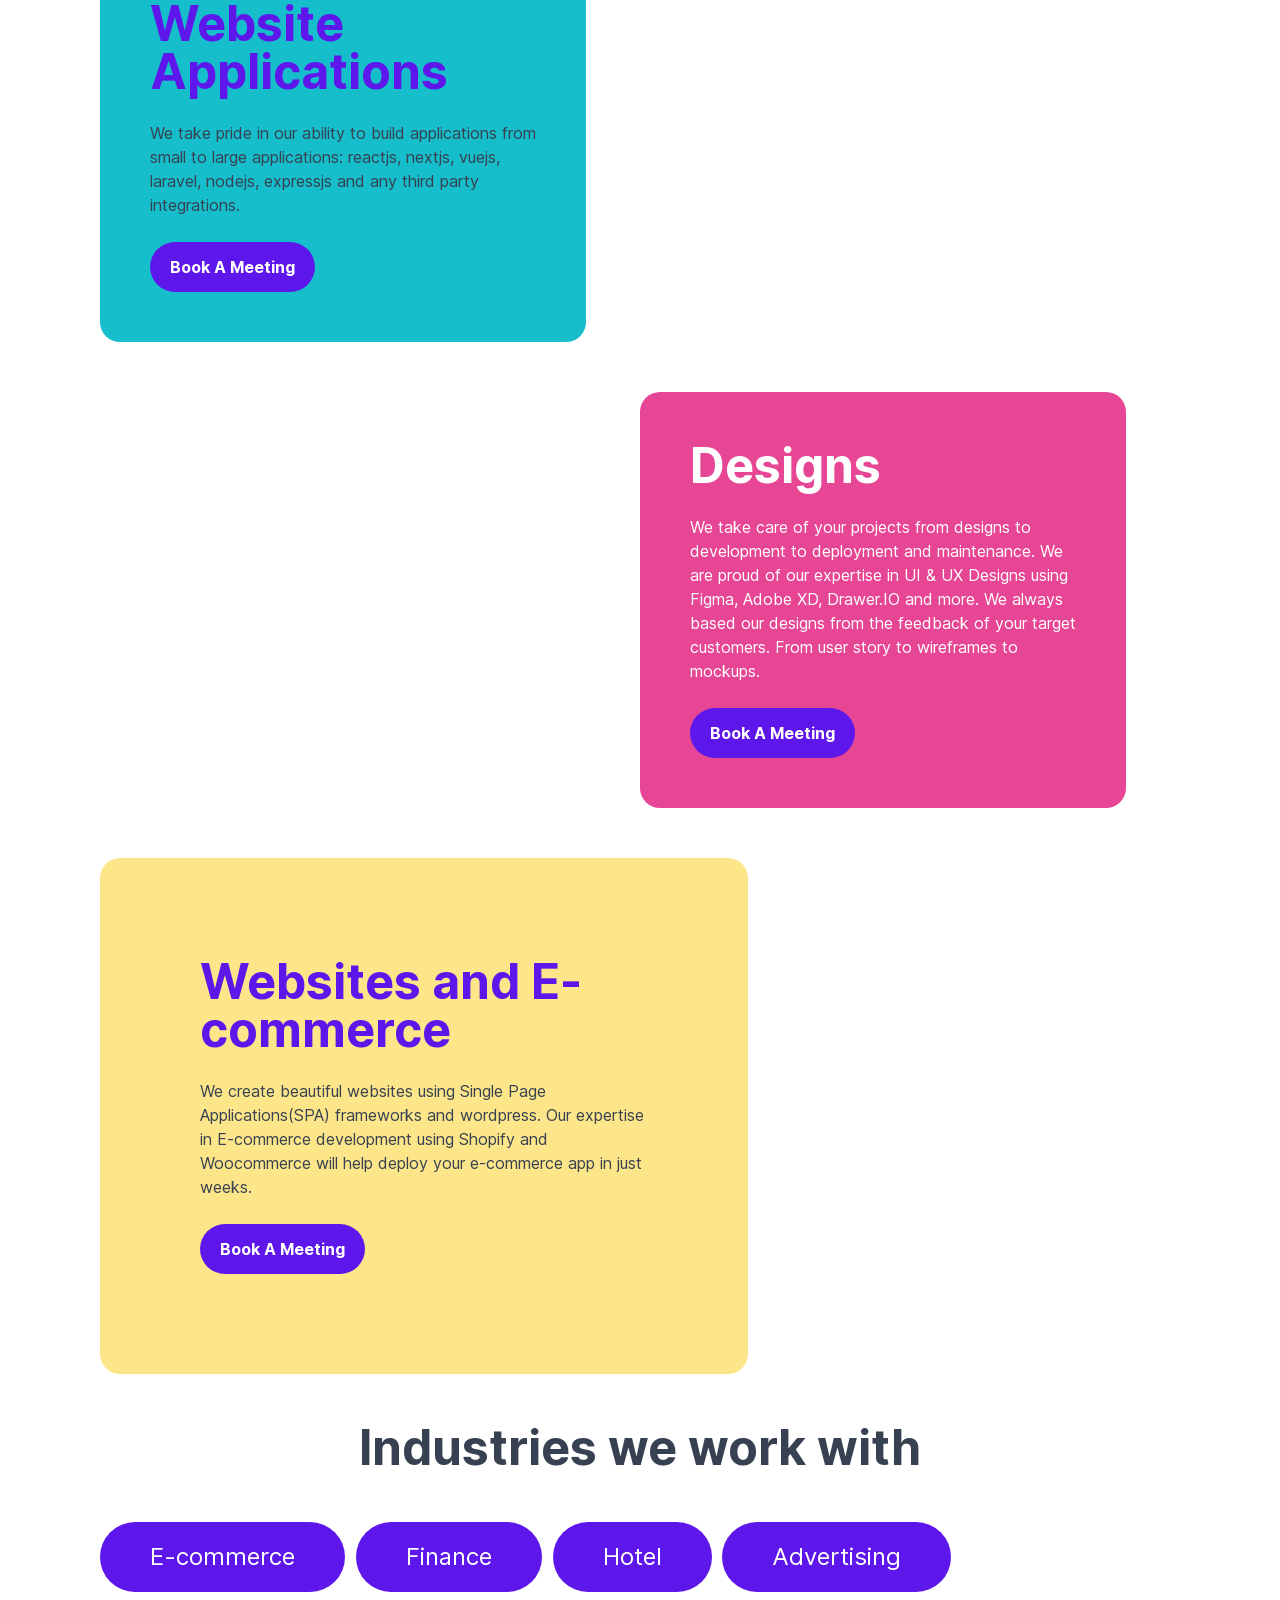
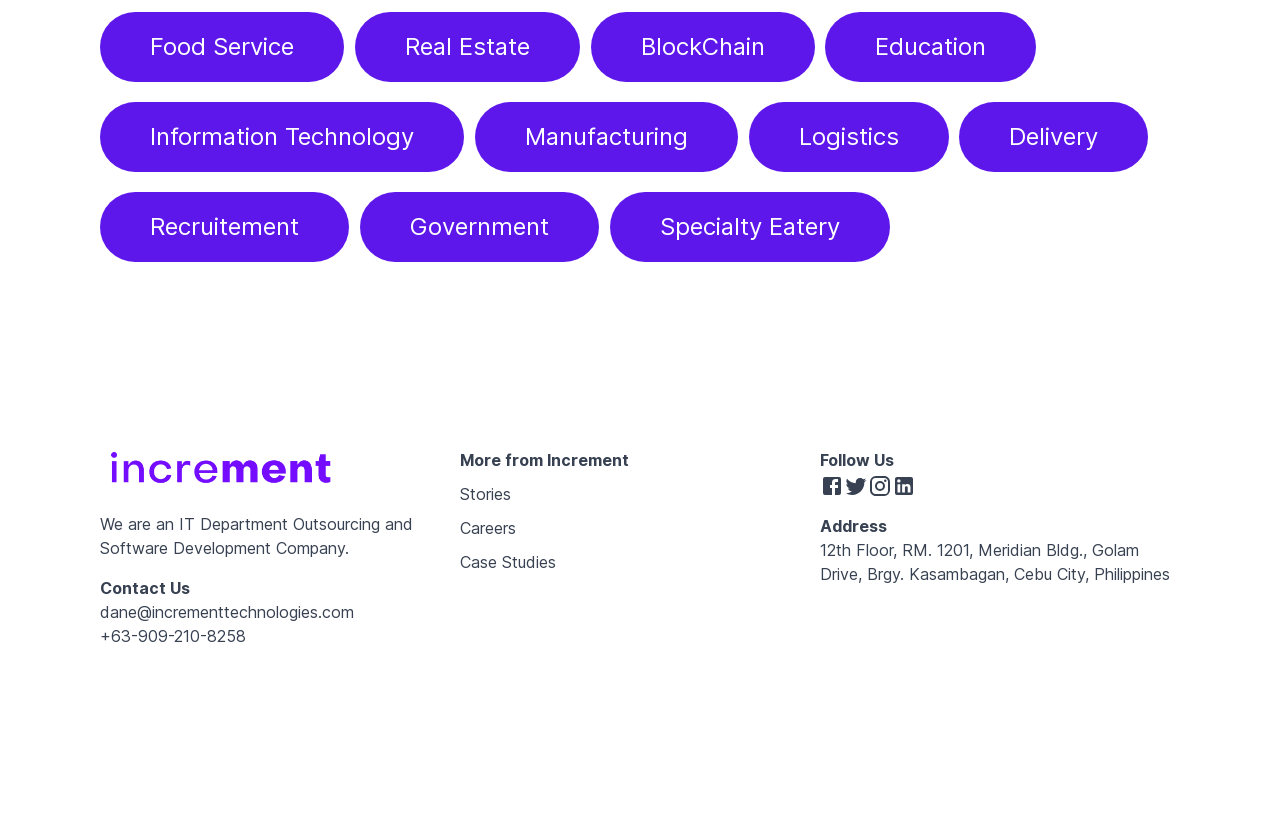
<file: services.html>
<!DOCTYPE html><html lang="en"><head><meta charSet="utf-8"/><link rel="preload" as="font" href="/_next/static/media/2aaf0723e720e8b9-s.p.woff2" crossorigin="" type="font/woff2"/><link rel="stylesheet" href="/_next/static/css/718f5c7553569503.css" data-precedence="next"/><title>Increment: An IT Department Outsourcing and Software Development Company</title><meta name="description" content="We offer subscription services for a shared and Higly Skilled IT Personnel from Consultants for ₱5k, Technical Supports for ₱15k, IT Managers for ₱25k and IT Executives for ₱50k. Work setup will be virtual and upon request for onsite type of work."/><meta name="viewport" content="width=device-width, initial-scale=1"/><meta property="og:title" content="Increment: An IT Department Outsourcing and Software Development Company"/><meta property="og:description" content="We offer subscription services for a shared and Higly Skilled IT Personnel from Consultants for ₱5k, Technical Supports for ₱15k, IT Managers for ₱25k and IT Executives for ₱50k. Work setup will be virtual and upon request for onsite type of work."/><meta property="og:locale" content="en_US"/><meta property="og:image" content="https://incrementtechnologies.com/img/incrementmeta.png"/><meta property="og:image:width" content="1920"/><meta property="og:image:height" content="1080"/><meta property="og:type" content="website"/><meta name="twitter:card" content="summary_large_image"/><meta name="twitter:title" content="Increment: An IT Department Outsourcing and Software Development Company"/><meta name="twitter:description" content="We offer subscription services for a shared and Higly Skilled IT Personnel from Consultants for ₱5k, Technical Supports for ₱15k, IT Managers for ₱25k and IT Executives for ₱50k. Work setup will be virtual and upon request for onsite type of work."/><meta name="twitter:image" content="https://incrementtechnologies.com/img/incrementmeta.png"/><link rel="icon" href="/favicon.ico" type="image/x-icon" sizes="any"/><meta name="next-size-adjust"/><script src="/_next/static/chunks/polyfills-78c92fac7aa8fdd8.js" noModule=""></script></head><body class="__className_0ec1f4"><div class="w-full min-h-[100vh] overflow-hidden float-left bg-white dark:bg-purple"><nav data-headlessui-state=""><div class="bg-white dark:bg-purple z-40 float-left w-full h-[100px] fixed text-purple dark:text-white md:block lg:flex xl:block"><div class="lg:block xl:block 2xl:block sm:hidden md:hidden xs:hidden"><div class="w-[45%] h-[100px] float-left content-center items-center flex href-link px-[100px]"><div class="w-full h-[80px] dark-logo dark:light-logo cursor-pointer"></div></div><div class="h-[100px] w-[50%] flex flex-row content-center items-center float-left justify-between pr-[100px]"><div></div><div class="md:w-[100%] lg:w-[130%] xl:w-[100%] 2xl:w-[95%] float-right flex justify-between items-center content-center"><span class="href-link cursor-pointer hover:underline px-[20px] pr-[20px] sm:text-xs md:text-sm lg:text-md ">Who We Are</span><span class="href-link cursor-pointer hover:underline px-[20px] pr-[20px] sm:text-xs md:text-sm lg:text-md ">Pricing</span><span class="href-link cursor-pointer hover:underline px-[20px] pr-[20px] sm:text-xs md:text-sm lg:text-md font-bold">Services</span><span class="href-link cursor-pointer hover:underline px-[20px] pr-[20px] sm:text-xs md:text-sm lg:text-md ">Projects</span><span class="href-link cursor-pointer hover:underline px-[20px] pr-[20px] sm:text-xs md:text-sm lg:text-md ">Startups</span><style data-emotion="css vubbuv">.css-vubbuv{-webkit-user-select:none;-moz-user-select:none;-ms-user-select:none;user-select:none;width:1em;height:1em;display:inline-block;fill:currentColor;-webkit-flex-shrink:0;-ms-flex-negative:0;flex-shrink:0;-webkit-transition:fill 200ms cubic-bezier(0.4, 0, 0.2, 1) 0ms;transition:fill 200ms cubic-bezier(0.4, 0, 0.2, 1) 0ms;font-size:1.5rem;}</style><style data-emotion="css 1tdger0">.css-1tdger0{-webkit-user-select:none;-moz-user-select:none;-ms-user-select:none;user-select:none;width:1em;height:1em;display:inline-block;fill:currentColor;-webkit-flex-shrink:0;-ms-flex-negative:0;flex-shrink:0;-webkit-transition:fill 200ms cubic-bezier(0.4, 0, 0.2, 1) 0ms;transition:fill 200ms cubic-bezier(0.4, 0, 0.2, 1) 0ms;font-size:1.5rem;-webkit-user-select:none;-moz-user-select:none;-ms-user-select:none;user-select:none;width:1em;height:1em;display:inline-block;fill:currentColor;-webkit-flex-shrink:0;-ms-flex-negative:0;flex-shrink:0;-webkit-transition:fill 200ms cubic-bezier(0.4, 0, 0.2, 1) 0ms;transition:fill 200ms cubic-bezier(0.4, 0, 0.2, 1) 0ms;font-size:1.5rem;}</style><svg class="MuiSvgIcon-root MuiSvgIcon-fontSizeMedium MuiSvgIcon-root MuiSvgIcon-fontSizeMedium cursor-pointer css-1tdger0" focusable="false" aria-hidden="true" viewBox="0 0 24 24" data-testid="DarkModeIcon"><path d="M12 3c-4.97 0-9 4.03-9 9s4.03 9 9 9 9-4.03 9-9c0-.46-.04-.92-.1-1.36-.98 1.37-2.58 2.26-4.4 2.26-2.98 0-5.4-2.42-5.4-5.4 0-1.81.89-3.42 2.26-4.4-.44-.06-.9-.1-1.36-.1z"></path></svg><span class="flex lg:m-3"><a target="_blank" href="https://calendly.com/incrementtechnnologies/30min" class="xs:text-center md:text-center sm:text-center sm:text-xs md:text-sm lg:text-md"><div class="px-[40px] pr-[40px] font-bold h-[60px] lg:pr-[20px] lg:px-[20px] lg:h-[50px] cursor-pointer content-center items-center float-left flex rounded-[30px] text-white dark:text-purple bg-purple dark:bg-white">Book A Meeting</div></a></span></div></div></div><div class="sm:block md:block xs:block lg:hidden 2xl:hidden"><div class="w-full h-[100px] float-left content-center items-center flex href-link justify-between px-[20px] pr-[20px] "><span class="h-[80px] w-[90%]"><div class="w-full h-[80px] dark-logo dark:light-logo cursor-pointer"></div></span><style data-emotion="css vubbuv">.css-vubbuv{-webkit-user-select:none;-moz-user-select:none;-ms-user-select:none;user-select:none;width:1em;height:1em;display:inline-block;fill:currentColor;-webkit-flex-shrink:0;-ms-flex-negative:0;flex-shrink:0;-webkit-transition:fill 200ms cubic-bezier(0.4, 0, 0.2, 1) 0ms;transition:fill 200ms cubic-bezier(0.4, 0, 0.2, 1) 0ms;font-size:1.5rem;}</style><style data-emotion="css 1tdger0">.css-1tdger0{-webkit-user-select:none;-moz-user-select:none;-ms-user-select:none;user-select:none;width:1em;height:1em;display:inline-block;fill:currentColor;-webkit-flex-shrink:0;-ms-flex-negative:0;flex-shrink:0;-webkit-transition:fill 200ms cubic-bezier(0.4, 0, 0.2, 1) 0ms;transition:fill 200ms cubic-bezier(0.4, 0, 0.2, 1) 0ms;font-size:1.5rem;-webkit-user-select:none;-moz-user-select:none;-ms-user-select:none;user-select:none;width:1em;height:1em;display:inline-block;fill:currentColor;-webkit-flex-shrink:0;-ms-flex-negative:0;flex-shrink:0;-webkit-transition:fill 200ms cubic-bezier(0.4, 0, 0.2, 1) 0ms;transition:fill 200ms cubic-bezier(0.4, 0, 0.2, 1) 0ms;font-size:1.5rem;}</style><svg class="MuiSvgIcon-root MuiSvgIcon-fontSizeMedium MuiSvgIcon-root MuiSvgIcon-fontSizeMedium cursor-pointer css-1tdger0" focusable="false" aria-hidden="true" viewBox="0 0 24 24" data-testid="MenuOutlinedIcon"><path d="M3 18h18v-2H3v2zm0-5h18v-2H3v2zm0-7v2h18V6H3z"></path></svg></div></div></div></nav><div class="w-full full min-h-[50vh] overflow-hidden flex items-center content-center float-left mt-[100px] lg:px-[100px] xl:px-[100px] 2xl:px-[100px] sm:px-[20px] md:px-[20px] xs:px-[20px]"><div class="lg:w-[30%] xl:w-[30%] 2xl:w-[30%] xs:w-full sm:w-full md:w-full float-left text-center lg:block xl:block 2xl:block sm:hidden xs:hidden md:hidden"></div><div class="lg:w-[70%] xl:w-[70%] 2xl:w-[70%] xs:w-full sm:w-full md:w-full float-left flex items-center content-center overflow-hidden rounded-[20px] bg-green-200 dark:bg-orange-300 lg:p-[50px] xl:p-[50px] 2xl:p-[50px] xs:p-[10px] sm:p-[10px] md:p-[10px]"><div class="w-full"><span class="font-bold w-full float-left text-purple dark:text-white lg:text-5xl xl:text-5xl 2xl:text-5xl sm:text-4xl xs:text-4xl md:text-4xl">Business Process Outsourcing</span><div class="w-full float-left text-gray-700 dark:text-white mt-[25px]">We provide the best rate for your inbound and outbound call supports in the Philippines including Virtual Assistant with our expertise and network of talents.</div><div class="w-full float-left"><span class="w-full mt-[25px] float-left"><span><a target="_blank" href="https://calendly.com/incrementtechnnologies/30min" class="xs:text-center md:text-center sm:text-center"><div class="px-[40px] pr-[40px] font-bold h-[60px] lg:pr-[20px] lg:px-[20px] lg:h-[50px] cursor-pointer content-center items-center float-left flex rounded-[30px] text-white dark:text-purple bg-purple dark:bg-white">Book A Meeting</div></a></span></span></div></div></div></div><div class="w-full full min-h-[60vh] overflow-hidden flex items-center content-center float-left mb-[50px] lg:px-[100px] xl:px-[100px] 2xl:px-[100px] sm:px-[20px] md:px-[20px] xs:px-[20px]"><div class="lg:w-[60%] xl:w-[60%] 2xl:w-[60%] xs:w-full sm:w-full md:w-full float-left flex items-center content-center overflow-hidden rounded-[20px] bg-gray-200 dark:bg-pink-300 lg:p-[50px] xl:p-[50px] 2xl:p-[50px] xs:p-[10px] sm:p-[10px] md:p-[10px]"><div class="w-full float-left"><span class="font-bold w-full float-left text-purple dark:text-white lg:text-5xl xl:text-5xl 2xl:text-5xl sm:text-4xl xs:text-4xl md:text-4xl">We take care and manage your IT Department</span><div class="w-full float-left text-gray-700 dark:text-white mt-[25px]">We offer subscription services for a shared and Higly Skilled IT Personnel from Consultants for ₱5k, Technical Supports for ₱15k, IT Managers for ₱25k and IT Executives for ₱50k. Our work setup will be virtual but upon request for onsite type of work.</div><div class="w-full float-left"><span class="w-full mt-[25px] float-left"><span><a target="_blank" href="https://calendly.com/incrementtechnnologies/30min" class="xs:text-center md:text-center sm:text-center"><div class="px-[40px] pr-[40px] font-bold h-[60px] lg:pr-[20px] lg:px-[20px] lg:h-[50px] cursor-pointer content-center items-center float-left flex rounded-[30px] text-white dark:text-purple bg-purple dark:bg-white">Book A Meeting</div></a></span></span></div></div></div></div><div class="w-full full min-h-[40vh] overflow-hidden flex items-center content-center float-left mb-[50px] lg:px-[100px] xl:px-[100px] 2xl:px-[100px] sm:px-[20px] md:px-[20px] xs:px-[20px]"><div class="lg:w-[30%] xl:w-[30%] 2xl:w-[30%] xs:w-full sm:w-full md:w-full float-left text-center lg:block xl:block 2xl:block sm:hidden xs:hidden md:hidden"></div><div class="lg:w-[70%] xl:w-[70%] 2xl:w-[70%] xs:w-full sm:w-full md:w-full float-left flex items-center content-center overflow-hidden rounded-[20px] bg-green-200 dark:bg-orange-300 lg:p-[50px] xl:p-[50px] 2xl:p-[50px] xs:p-[10px] sm:p-[10px] md:p-[10px]"><div class="w-full"><span class="font-bold w-full float-left text-purple dark:text-white lg:text-5xl xl:text-5xl 2xl:text-5xl sm:text-4xl xs:text-4xl md:text-4xl">Mobile Applications</span><div class="w-full float-left text-gray-700 dark:text-white mt-[25px]">We are proud of our expertise in latest tools like react-native, flutter, and native development. We are proud to published an apps on Appstore, PlayStore and Huawei AppGallery.</div><div class="w-full float-left"><span class="w-full mt-[25px] float-left"><span><a target="_blank" href="https://calendly.com/incrementtechnnologies/30min" class="xs:text-center md:text-center sm:text-center"><div class="px-[40px] pr-[40px] font-bold h-[60px] lg:pr-[20px] lg:px-[20px] lg:h-[50px] cursor-pointer content-center items-center float-left flex rounded-[30px] text-white dark:text-purple bg-purple dark:bg-white">Book A Meeting</div></a></span></span></div></div></div></div><div class="w-full full min-h-[40vh] overflow-hidden flex items-center content-center float-left mb-[50px] lg:px-[100px] xl:px-[100px] 2xl:px-[100px] sm:px-[20px] md:px-[20px] xs:px-[20px]"><div class="lg:w-[45%] xl:w-[45%] 2xl:w-[45%] xs:w-full sm:w-full md:w-full float-left flex items-center content-center overflow-hidden rounded-[20px] bg-teal-400 dark:bg-blue-400 lg:p-[50px] xl:p-[50px] 2xl:p-[50px] xs:p-[10px] sm:p-[10px] md:p-[10px]"><div class="w-full"><span class="font-bold w-full float-left text-purple dark:text-white lg:text-5xl xl:text-5xl 2xl:text-5xl sm:text-4xl xs:text-4xl md:text-4xl">Website Applications</span><div class="w-full float-left text-gray-700 dark:text-white mt-[25px]">We take pride in our ability to build applications from small to large applications: reactjs, nextjs, vuejs, laravel, nodejs, expressjs and any third party integrations.</div><div class="w-full float-left"><span class="w-full mt-[25px] float-left"><span><a target="_blank" href="https://calendly.com/incrementtechnnologies/30min" class="xs:text-center md:text-center sm:text-center"><div class="px-[40px] pr-[40px] font-bold h-[60px] lg:pr-[20px] lg:px-[20px] lg:h-[50px] cursor-pointer content-center items-center float-left flex rounded-[30px] text-white dark:text-purple bg-purple dark:bg-white">Book A Meeting</div></a></span></span></div></div></div></div><div class="w-full full min-h-[40vh] overflow-hidden flex items-center content-center float-left mb-[50px] lg:px-[100px] xl:px-[100px] 2xl:px-[100px] sm:px-[20px] md:px-[20px] xs:px-[20px]"><div class="lg:w-[50%] xl:w-[50%] 2xl:w-[50%] xs:w-full sm:w-full md:w-full float-left text-center lg:block xl:block 2xl:block sm:hidden xs:hidden md:hidden"></div><div class="lg:w-[45%] xl:w-[45%] 2xl:w-[45%] xs:w-full sm:w-full md:w-full float-left flex items-center content-center overflow-hidden rounded-[20px] bg-pink-500 dark:bg-red-300 lg:p-[50px] xl:p-[50px] 2xl:p-[50px] xs:p-[10px] sm:p-[10px] md:p-[10px]"><div class="w-full"><span class="font-bold w-full float-left text-white dark:text-white lg:text-5xl xl:text-5xl 2xl:text-5xl sm:text-4xl xs:text-4xl md:text-4xl">Designs</span><div class="w-full float-left text-white dark:text-white mt-[25px]">We take care of your projects from designs to development to deployment and maintenance. We are proud of our expertise in UI &amp; UX Designs using Figma, Adobe XD, Drawer.IO and more. We always based our designs from the feedback of your target customers. From user story to wireframes to mockups.</div><div class="w-full float-left"><span class="w-full mt-[25px] float-left"><span><a target="_blank" href="https://calendly.com/incrementtechnnologies/30min" class="xs:text-center md:text-center sm:text-center"><div class="px-[40px] pr-[40px] font-bold h-[60px] lg:pr-[20px] lg:px-[20px] lg:h-[50px] cursor-pointer content-center items-center float-left flex rounded-[30px] text-white dark:text-purple bg-purple dark:bg-white">Book A Meeting</div></a></span></span></div></div></div></div><div class="w-full full min-h-[40vh] overflow-hidden flex items-center content-center float-left mb-[50px] lg:px-[100px] xl:px-[100px] 2xl:px-[100px] sm:px-[20px] md:px-[20px] xs:px-[20px]"><div class="lg:w-[60%] xl:w-[60%] 2xl:w-[60%] xs:w-full sm:w-full md:w-full float-left flex items-center content-center overflow-hidden rounded-[20px] bg-amber-200 dark:bg-green-400 lg:p-[100px] xl:p-[100px] 2xl:p-[100px] xs:p-[10px] sm:p-[10px] md:p-[10px]"><div class="w-full"><span class="font-bold w-full float-left text-purple dark:text-white lg:text-5xl xl:text-5xl 2xl:text-5xl sm:text-4xl xs:text-4xl md:text-4xl">Websites and E-commerce</span><div class="w-full float-left text-gray-700 dark:text-white mt-[25px]">We create beautiful websites using  Single Page Applications(SPA) frameworks and wordpress. Our expertise in E-commerce development using Shopify and Woocommerce will help deploy your e-commerce app in just weeks.</div><div class="w-full float-left"><span class="w-full mt-[25px] float-left"><span><a target="_blank" href="https://calendly.com/incrementtechnnologies/30min" class="xs:text-center md:text-center sm:text-center"><div class="px-[40px] pr-[40px] font-bold h-[60px] lg:pr-[20px] lg:px-[20px] lg:h-[50px] cursor-pointer content-center items-center float-left flex rounded-[30px] text-white dark:text-purple bg-purple dark:bg-white">Book A Meeting</div></a></span></span></div></div></div></div><div class="w-full full min-h-[40vh] overflow-hidden flex items-center content-center float-left mb-[50px] lg:px-[100px] xl:px-[100px] 2xl:px-[100px] sm:px-[20px] md:px-[20px] xs:px-[20px]"><div class="w-full float-left flex items-center content-center overflow-hidden"><div class="w-full"><span class="font-bold w-full float-left text-gray-700 dark:text-white lg:text-5xl xl:text-5xl 2xl:text-5xl sm:text-4xl xs:text-4xl md:text-4xl text-center">Industries we work with</span><div class="w-full float-left text-gray-700 dark:text-white mt-[50px]"><div class="w-full float-left flex-wrap items-center content-center justify-between"><div class="px-[50px] h-[70px] flex items-center content-center float-left dark:bg-gray-100 bg-purple rounded-[35px] text-2xl dark:text-gray-800 text-white mb-[20px] mr-[1%]">E-commerce</div><div class="px-[50px] h-[70px] flex items-center content-center float-left dark:bg-gray-100 bg-purple rounded-[35px] text-2xl dark:text-gray-800 text-white mb-[20px] mr-[1%]">Finance</div><div class="px-[50px] h-[70px] flex items-center content-center float-left dark:bg-gray-100 bg-purple rounded-[35px] text-2xl dark:text-gray-800 text-white mb-[20px] mr-[1%]">Hotel</div><div class="px-[50px] h-[70px] flex items-center content-center float-left dark:bg-gray-100 bg-purple rounded-[35px] text-2xl dark:text-gray-800 text-white mb-[20px] mr-[1%]">Advertising</div><div class="px-[50px] h-[70px] flex items-center content-center float-left dark:bg-gray-100 bg-purple rounded-[35px] text-2xl dark:text-gray-800 text-white mb-[20px] mr-[1%]">Food Service</div><div class="px-[50px] h-[70px] flex items-center content-center float-left dark:bg-gray-100 bg-purple rounded-[35px] text-2xl dark:text-gray-800 text-white mb-[20px] mr-[1%]">Real Estate</div><div class="px-[50px] h-[70px] flex items-center content-center float-left dark:bg-gray-100 bg-purple rounded-[35px] text-2xl dark:text-gray-800 text-white mb-[20px] mr-[1%]">BlockChain</div><div class="px-[50px] h-[70px] flex items-center content-center float-left dark:bg-gray-100 bg-purple rounded-[35px] text-2xl dark:text-gray-800 text-white mb-[20px] mr-[1%]">Education</div><div class="px-[50px] h-[70px] flex items-center content-center float-left dark:bg-gray-100 bg-purple rounded-[35px] text-2xl dark:text-gray-800 text-white mb-[20px] mr-[1%]">Information Technology</div><div class="px-[50px] h-[70px] flex items-center content-center float-left dark:bg-gray-100 bg-purple rounded-[35px] text-2xl dark:text-gray-800 text-white mb-[20px] mr-[1%]">Manufacturing</div><div class="px-[50px] h-[70px] flex items-center content-center float-left dark:bg-gray-100 bg-purple rounded-[35px] text-2xl dark:text-gray-800 text-white mb-[20px] mr-[1%]">Logistics</div><div class="px-[50px] h-[70px] flex items-center content-center float-left dark:bg-gray-100 bg-purple rounded-[35px] text-2xl dark:text-gray-800 text-white mb-[20px] mr-[1%]">Delivery</div><div class="px-[50px] h-[70px] flex items-center content-center float-left dark:bg-gray-100 bg-purple rounded-[35px] text-2xl dark:text-gray-800 text-white mb-[20px] mr-[1%]">Recruitement</div><div class="px-[50px] h-[70px] flex items-center content-center float-left dark:bg-gray-100 bg-purple rounded-[35px] text-2xl dark:text-gray-800 text-white mb-[20px] mr-[1%]">Government</div><div class="px-[50px] h-[70px] flex items-center content-center float-left dark:bg-gray-100 bg-purple rounded-[35px] text-2xl dark:text-gray-800 text-white mb-[20px] mr-[1%]">Specialty Eatery</div></div></div></div></div></div><div class="float-left min-h-[500px] overflow-hidden bg-white dark:bg-purple text-gray-700 dark:text-white w-full pb-[50px] lg:px-[100px] xl:px-[100px] 2xl:px-[100px] sm:px-[20px] md:px-[20px] xs:px-[20px]"><div class="mt-[100px] w-full footer-bg-light dark:footer-bg-dark overflow-hidden"><div class="lg:w-1/3 2x:w-1/3 xl:w-1/3 md:w-full sm:w-full xs:w-full float-left"><div class="w-full float-left"><div class="w-full float-left"><div class="w-full h-[80px] dark-logo dark:light-logo cursor-pointer"></div></div></div><div class="w-full float-left">We are an IT Department Outsourcing and Software Development Company.</div><div class="w-full float-left"><h2 class="font-bold mt-4">Contact Us</h2><p>dane@incrementtechnologies.com</p><p>+63-909-210-8258</p></div></div><div class="lg:w-1/3 2x:w-1/3 xl:w-1/3 md:w-full sm:w-full xs:w-full float-left"><div class="w-full float-left"><h2 class="font-bold mt-4">More from Increment</h2><p class="mt-[10px] mb-[10px] cursor-pointer hover:underline">Stories</p><p class="mt-[10px] mb-[10px] cursor-pointer hover:underline">Careers</p><p class="mt-[10px] mb-[10px] cursor-pointer hover:underline">Case Studies</p></div></div><div class="lg:w-1/3 2x:w-1/3 xl:w-1/3 md:w-full sm:w-full xs:w-full float-left"><div class="w-full float-left"><h2 class="font-bold mt-4">Follow Us</h2><span><style data-emotion="css vubbuv">.css-vubbuv{-webkit-user-select:none;-moz-user-select:none;-ms-user-select:none;user-select:none;width:1em;height:1em;display:inline-block;fill:currentColor;-webkit-flex-shrink:0;-ms-flex-negative:0;flex-shrink:0;-webkit-transition:fill 200ms cubic-bezier(0.4, 0, 0.2, 1) 0ms;transition:fill 200ms cubic-bezier(0.4, 0, 0.2, 1) 0ms;font-size:1.5rem;}</style><style data-emotion="css 1tdger0">.css-1tdger0{-webkit-user-select:none;-moz-user-select:none;-ms-user-select:none;user-select:none;width:1em;height:1em;display:inline-block;fill:currentColor;-webkit-flex-shrink:0;-ms-flex-negative:0;flex-shrink:0;-webkit-transition:fill 200ms cubic-bezier(0.4, 0, 0.2, 1) 0ms;transition:fill 200ms cubic-bezier(0.4, 0, 0.2, 1) 0ms;font-size:1.5rem;-webkit-user-select:none;-moz-user-select:none;-ms-user-select:none;user-select:none;width:1em;height:1em;display:inline-block;fill:currentColor;-webkit-flex-shrink:0;-ms-flex-negative:0;flex-shrink:0;-webkit-transition:fill 200ms cubic-bezier(0.4, 0, 0.2, 1) 0ms;transition:fill 200ms cubic-bezier(0.4, 0, 0.2, 1) 0ms;font-size:1.5rem;}</style><svg class="MuiSvgIcon-root MuiSvgIcon-fontSizeMedium MuiSvgIcon-root MuiSvgIcon-fontSizeMedium text-4xl cursor-pointer css-1tdger0" focusable="false" aria-hidden="true" viewBox="0 0 24 24" data-testid="FacebookIcon"><path d="M5 3h14a2 2 0 0 1 2 2v14a2 2 0 0 1-2 2H5a2 2 0 0 1-2-2V5a2 2 0 0 1 2-2m13 2h-2.5A3.5 3.5 0 0 0 12 8.5V11h-2v3h2v7h3v-7h3v-3h-3V9a1 1 0 0 1 1-1h2V5z"></path></svg><style data-emotion="css vubbuv">.css-vubbuv{-webkit-user-select:none;-moz-user-select:none;-ms-user-select:none;user-select:none;width:1em;height:1em;display:inline-block;fill:currentColor;-webkit-flex-shrink:0;-ms-flex-negative:0;flex-shrink:0;-webkit-transition:fill 200ms cubic-bezier(0.4, 0, 0.2, 1) 0ms;transition:fill 200ms cubic-bezier(0.4, 0, 0.2, 1) 0ms;font-size:1.5rem;}</style><style data-emotion="css 1tdger0">.css-1tdger0{-webkit-user-select:none;-moz-user-select:none;-ms-user-select:none;user-select:none;width:1em;height:1em;display:inline-block;fill:currentColor;-webkit-flex-shrink:0;-ms-flex-negative:0;flex-shrink:0;-webkit-transition:fill 200ms cubic-bezier(0.4, 0, 0.2, 1) 0ms;transition:fill 200ms cubic-bezier(0.4, 0, 0.2, 1) 0ms;font-size:1.5rem;-webkit-user-select:none;-moz-user-select:none;-ms-user-select:none;user-select:none;width:1em;height:1em;display:inline-block;fill:currentColor;-webkit-flex-shrink:0;-ms-flex-negative:0;flex-shrink:0;-webkit-transition:fill 200ms cubic-bezier(0.4, 0, 0.2, 1) 0ms;transition:fill 200ms cubic-bezier(0.4, 0, 0.2, 1) 0ms;font-size:1.5rem;}</style><svg class="MuiSvgIcon-root MuiSvgIcon-fontSizeMedium MuiSvgIcon-root MuiSvgIcon-fontSizeMedium text-4xl cursor-pointer css-1tdger0" focusable="false" aria-hidden="true" viewBox="0 0 24 24" data-testid="TwitterIcon"><path d="M22.46 6c-.77.35-1.6.58-2.46.69.88-.53 1.56-1.37 1.88-2.38-.83.5-1.75.85-2.72 1.05C18.37 4.5 17.26 4 16 4c-2.35 0-4.27 1.92-4.27 4.29 0 .34.04.67.11.98C8.28 9.09 5.11 7.38 3 4.79c-.37.63-.58 1.37-.58 2.15 0 1.49.75 2.81 1.91 3.56-.71 0-1.37-.2-1.95-.5v.03c0 2.08 1.48 3.82 3.44 4.21a4.22 4.22 0 0 1-1.93.07 4.28 4.28 0 0 0 4 2.98 8.521 8.521 0 0 1-5.33 1.84c-.34 0-.68-.02-1.02-.06C3.44 20.29 5.7 21 8.12 21 16 21 20.33 14.46 20.33 8.79c0-.19 0-.37-.01-.56.84-.6 1.56-1.36 2.14-2.23z"></path></svg><style data-emotion="css vubbuv">.css-vubbuv{-webkit-user-select:none;-moz-user-select:none;-ms-user-select:none;user-select:none;width:1em;height:1em;display:inline-block;fill:currentColor;-webkit-flex-shrink:0;-ms-flex-negative:0;flex-shrink:0;-webkit-transition:fill 200ms cubic-bezier(0.4, 0, 0.2, 1) 0ms;transition:fill 200ms cubic-bezier(0.4, 0, 0.2, 1) 0ms;font-size:1.5rem;}</style><style data-emotion="css 1tdger0">.css-1tdger0{-webkit-user-select:none;-moz-user-select:none;-ms-user-select:none;user-select:none;width:1em;height:1em;display:inline-block;fill:currentColor;-webkit-flex-shrink:0;-ms-flex-negative:0;flex-shrink:0;-webkit-transition:fill 200ms cubic-bezier(0.4, 0, 0.2, 1) 0ms;transition:fill 200ms cubic-bezier(0.4, 0, 0.2, 1) 0ms;font-size:1.5rem;-webkit-user-select:none;-moz-user-select:none;-ms-user-select:none;user-select:none;width:1em;height:1em;display:inline-block;fill:currentColor;-webkit-flex-shrink:0;-ms-flex-negative:0;flex-shrink:0;-webkit-transition:fill 200ms cubic-bezier(0.4, 0, 0.2, 1) 0ms;transition:fill 200ms cubic-bezier(0.4, 0, 0.2, 1) 0ms;font-size:1.5rem;}</style><svg class="MuiSvgIcon-root MuiSvgIcon-fontSizeMedium MuiSvgIcon-root MuiSvgIcon-fontSizeMedium text-4xl cursor-pointer css-1tdger0" focusable="false" aria-hidden="true" viewBox="0 0 24 24" data-testid="InstagramIcon"><path d="M7.8 2h8.4C19.4 2 22 4.6 22 7.8v8.4a5.8 5.8 0 0 1-5.8 5.8H7.8C4.6 22 2 19.4 2 16.2V7.8A5.8 5.8 0 0 1 7.8 2m-.2 2A3.6 3.6 0 0 0 4 7.6v8.8C4 18.39 5.61 20 7.6 20h8.8a3.6 3.6 0 0 0 3.6-3.6V7.6C20 5.61 18.39 4 16.4 4H7.6m9.65 1.5a1.25 1.25 0 0 1 1.25 1.25A1.25 1.25 0 0 1 17.25 8 1.25 1.25 0 0 1 16 6.75a1.25 1.25 0 0 1 1.25-1.25M12 7a5 5 0 0 1 5 5 5 5 0 0 1-5 5 5 5 0 0 1-5-5 5 5 0 0 1 5-5m0 2a3 3 0 0 0-3 3 3 3 0 0 0 3 3 3 3 0 0 0 3-3 3 3 0 0 0-3-3z"></path></svg><style data-emotion="css vubbuv">.css-vubbuv{-webkit-user-select:none;-moz-user-select:none;-ms-user-select:none;user-select:none;width:1em;height:1em;display:inline-block;fill:currentColor;-webkit-flex-shrink:0;-ms-flex-negative:0;flex-shrink:0;-webkit-transition:fill 200ms cubic-bezier(0.4, 0, 0.2, 1) 0ms;transition:fill 200ms cubic-bezier(0.4, 0, 0.2, 1) 0ms;font-size:1.5rem;}</style><style data-emotion="css 1tdger0">.css-1tdger0{-webkit-user-select:none;-moz-user-select:none;-ms-user-select:none;user-select:none;width:1em;height:1em;display:inline-block;fill:currentColor;-webkit-flex-shrink:0;-ms-flex-negative:0;flex-shrink:0;-webkit-transition:fill 200ms cubic-bezier(0.4, 0, 0.2, 1) 0ms;transition:fill 200ms cubic-bezier(0.4, 0, 0.2, 1) 0ms;font-size:1.5rem;-webkit-user-select:none;-moz-user-select:none;-ms-user-select:none;user-select:none;width:1em;height:1em;display:inline-block;fill:currentColor;-webkit-flex-shrink:0;-ms-flex-negative:0;flex-shrink:0;-webkit-transition:fill 200ms cubic-bezier(0.4, 0, 0.2, 1) 0ms;transition:fill 200ms cubic-bezier(0.4, 0, 0.2, 1) 0ms;font-size:1.5rem;}</style><svg class="MuiSvgIcon-root MuiSvgIcon-fontSizeMedium MuiSvgIcon-root MuiSvgIcon-fontSizeMedium text-4xl cursor-pointer css-1tdger0" focusable="false" aria-hidden="true" viewBox="0 0 24 24" data-testid="LinkedInIcon"><path d="M19 3a2 2 0 0 1 2 2v14a2 2 0 0 1-2 2H5a2 2 0 0 1-2-2V5a2 2 0 0 1 2-2h14m-.5 15.5v-5.3a3.26 3.26 0 0 0-3.26-3.26c-.85 0-1.84.52-2.32 1.3v-1.11h-2.79v8.37h2.79v-4.93c0-.77.62-1.4 1.39-1.4a1.4 1.4 0 0 1 1.4 1.4v4.93h2.79M6.88 8.56a1.68 1.68 0 0 0 1.68-1.68c0-.93-.75-1.69-1.68-1.69a1.69 1.69 0 0 0-1.69 1.69c0 .93.76 1.68 1.69 1.68m1.39 9.94v-8.37H5.5v8.37h2.77z"></path></svg></span></div><div class="w-full float-left"><h2 class="font-bold mt-4">Address</h2><p>12th Floor, RM. 1201, Meridian Bldg., Golam Drive, Brgy. Kasambagan, Cebu City, Philippines</p></div></div></div></div></div><script src="/_next/static/chunks/webpack-70b6df8af652756f.js" async=""></script><script src="/_next/static/chunks/bce60fc1-184a191bc2c2ac2f.js" async=""></script><script src="/_next/static/chunks/488-81c7b5ccec48f424.js" async=""></script><script src="/_next/static/chunks/main-app-4bcf3a245fc02ebe.js" async=""></script><script>(self.__next_f=self.__next_f||[]).push([0])</script><script>self.__next_f.push([1,"1:HL[\"/_next/static/media/2aaf0723e720e8b9-s.p.woff2\",{\"as\":\"font\",\"type\":\"font/woff2\"}]\n2:HL[\"/_next/static/css/718f5c7553569503.css\",{\"as\":\"style\"}]\n0:\"$L3\"\n"])</script><script>self.__next_f.push([1,"4:I{\"id\":\"8827\",\"chunks\":[\"272:static/chunks/webpack-70b6df8af652756f.js\",\"253:static/chunks/bce60fc1-184a191bc2c2ac2f.js\",\"488:static/chunks/488-81c7b5ccec48f424.js\"],\"name\":\"\",\"async\":false}\n6:I{\"id\":\"9126\",\"chunks\":[\"272:static/chunks/webpack-70b6df8af652756f.js\",\"253:static/chunks/bce60fc1-184a191bc2c2ac2f.js\",\"488:static/chunks/488-81c7b5ccec48f424.js\"],\"name\":\"\",\"async\":false}\n8:I{\"id\":\"4463\",\"chunks\":[\"272:static/chunks/webpack-70b6df8af652756f.js\",\"253:static/chunks/bce60fc1-184a191bc2c2ac2f.js\",\"48"])</script><script>self.__next_f.push([1,"8:static/chunks/488-81c7b5ccec48f424.js\"],\"name\":\"\",\"async\":false}\n9:I{\"id\":\"1010\",\"chunks\":[\"272:static/chunks/webpack-70b6df8af652756f.js\",\"253:static/chunks/bce60fc1-184a191bc2c2ac2f.js\",\"488:static/chunks/488-81c7b5ccec48f424.js\"],\"name\":\"\",\"async\":false}\na:I{\"id\":\"4143\",\"chunks\":[\"272:static/chunks/webpack-70b6df8af652756f.js\",\"253:static/chunks/bce60fc1-184a191bc2c2ac2f.js\",\"488:static/chunks/488-81c7b5ccec48f424.js\"],\"name\":\"\",\"async\":false}\nb:I{\"id\":\"3319\",\"chunks\":[\"199:static/chunks/199-8bba135449"])</script><script>self.__next_f.push([1,"8726b3.js\",\"625:static/chunks/625-28757f226ac0c3d0.js\",\"469:static/chunks/app/services/page-d755554e816c1d42.js\"],\"name\":\"\",\"async\":false}\n"])</script><script>self.__next_f.push([1,"3:[[[\"$\",\"link\",\"0\",{\"rel\":\"stylesheet\",\"href\":\"/_next/static/css/718f5c7553569503.css\",\"precedence\":\"next\"}]],[\"$\",\"$L4\",null,{\"assetPrefix\":\"\",\"initialCanonicalUrl\":\"/services\",\"initialTree\":[\"\",{\"children\":[\"services\",{\"children\":[\"__PAGE__\",{}]}]},\"$undefined\",\"$undefined\",true],\"initialHead\":[\"$L5\",[\"$\",\"meta\",null,{\"name\":\"next-size-adjust\"}]],\"globalErrorComponent\":\"$6\",\"notFound\":[\"$\",\"html\",null,{\"lang\":\"en\",\"children\":[\"$\",\"body\",null,{\"className\":\"__className_0ec1f4\",\"children\":[\"$L7\",\"$undefined\",[[\"$\",\"title\",null,{\"children\":\"404: This page could not be found.\"}],[\"$\",\"div\",null,{\"style\":{\"fontFamily\":\"system-ui,\\\"Segoe UI\\\",Roboto,Helvetica,Arial,sans-serif,\\\"Apple Color Emoji\\\",\\\"Segoe UI Emoji\\\"\",\"height\":\"100vh\",\"textAlign\":\"center\",\"display\":\"flex\",\"flexDirection\":\"column\",\"alignItems\":\"center\",\"justifyContent\":\"center\"},\"children\":[\"$\",\"div\",null,{\"children\":[[\"$\",\"style\",null,{\"dangerouslySetInnerHTML\":{\"__html\":\"body{color:#000;background:#fff;margin:0}.next-error-h1{border-right:1px solid rgba(0,0,0,.3)}@media (prefers-color-scheme:dark){body{color:#fff;background:#000}.next-error-h1{border-right:1px solid rgba(255,255,255,.3)}}\"}}],[\"$\",\"h1\",null,{\"className\":\"next-error-h1\",\"style\":{\"display\":\"inline-block\",\"margin\":\"0 20px 0 0\",\"padding\":\"0 23px 0 0\",\"fontSize\":24,\"fontWeight\":500,\"verticalAlign\":\"top\",\"lineHeight\":\"49px\"},\"children\":\"404\"}],[\"$\",\"div\",null,{\"style\":{\"display\":\"inline-block\"},\"children\":[\"$\",\"h2\",null,{\"style\":{\"fontSize\":14,\"fontWeight\":400,\"lineHeight\":\"49px\",\"margin\":0},\"children\":\"This page could not be found.\"}]}]]}]}]]]}]}],\"asNotFound\":false,\"children\":[[\"$\",\"html\",null,{\"lang\":\"en\",\"children\":[\"$\",\"body\",null,{\"className\":\"__className_0ec1f4\",\"children\":[\"$\",\"$L8\",null,{\"parallelRouterKey\":\"children\",\"segmentPath\":[\"children\"],\"error\":\"$undefined\",\"errorStyles\":\"$undefined\",\"loading\":\"$undefined\",\"loadingStyles\":\"$undefined\",\"hasLoading\":false,\"template\":[\"$\",\"$L9\",null,{}],\"templateStyles\":\"$undefined\",\"notFound\":\"$undefined\",\"notFoundStyles\":\"$undefined\",\"childProp\":{\"current\":[\"$\",\"$L8\",null,{\"parallelRouterKey\":\"children\",\"segmentPath\":[\"children\",\"services\",\"children\"],\"error\":\"$undefined\",\"errorStyles\":\"$undefined\",\"loading\":\"$undefined\",\"loadingStyles\":\"$undefined\",\"hasLoading\":false,\"template\":[\"$\",\"$L9\",null,{}],\"templateStyles\":\"$undefined\",\"notFound\":\"$undefined\",\"notFoundStyles\":\"$undefined\",\"childProp\":{\"current\":[[\"$\",\"$La\",null,{\"propsForComponent\":{\"params\":{}},\"Component\":\"$b\"}],null],\"segment\":\"__PAGE__\"},\"styles\":[]}],\"segment\":\"services\"},\"styles\":[]}]}]}],null]}]]\n"])</script><script>self.__next_f.push([1,"7:[[\"$\",\"meta\",\"0\",{\"charSet\":\"utf-8\"}],[\"$\",\"meta\",\"1\",{\"name\":\"viewport\",\"content\":\"width=device-width, initial-scale=1\"}]]\n"])</script><script>self.__next_f.push([1,"5:[[\"$\",\"meta\",\"0\",{\"charSet\":\"utf-8\"}],[\"$\",\"title\",\"1\",{\"children\":\"Increment: An IT Department Outsourcing and Software Development Company\"}],[\"$\",\"meta\",\"2\",{\"name\":\"description\",\"content\":\"We offer subscription services for a shared and Higly Skilled IT Personnel from Consultants for ₱5k, Technical Supports for ₱15k, IT Managers for ₱25k and IT Executives for ₱50k. Work setup will be virtual and upon request for onsite type of work.\"}],[\"$\",\"meta\",\"3\",{\"name\":\"viewport\",\"content\":\"width=device-width, initial-scale=1\"}],[\"$\",\"meta\",\"4\",{\"property\":\"og:title\",\"content\":\"Increment: An IT Department Outsourcing and Software Development Company\"}],[\"$\",\"meta\",\"5\",{\"property\":\"og:description\",\"content\":\"We offer subscription services for a shared and Higly Skilled IT Personnel from Consultants for ₱5k, Technical Supports for ₱15k, IT Managers for ₱25k and IT Executives for ₱50k. Work setup will be virtual and upon request for onsite type of work.\"}],[\"$\",\"meta\",\"6\",{\"property\":\"og:locale\",\"content\":\"en_US\"}],[\"$\",\"meta\",\"7\",{\"property\":\"og:image\",\"content\":\"https://incrementtechnologies.com/img/incrementmeta.png\"}],[\"$\",\"meta\",\"8\",{\"property\":\"og:image:width\",\"content\":\"1920\"}],[\"$\",\"meta\",\"9\",{\"property\":\"og:image:height\",\"content\":\"1080\"}],[\"$\",\"meta\",\"10\",{\"property\":\"og:type\",\"content\":\"website\"}],[\"$\",\"meta\",\"11\",{\"name\":\"twitter:card\",\"content\":\"summary_large_image\"}],[\"$\",\"meta\",\"12\",{\"name\":\"twitter:title\",\"content\":\"Increment: An IT Department Outsourcing and Software Development Company\"}],[\"$\",\"meta\",\"13\",{\"name\":\"twitter:description\",\"content\":\"We offer subscription services for a shared and Higly Skilled IT Personnel from Consultants for ₱5k, Technical Supports for ₱15k, IT Managers for ₱25k and IT Executives for ₱50k. Work setup will be virtual and upon request for onsite type of work.\"}],[\"$\",\"meta\",\"14\",{\"name\":\"twitter:image\",\"content\":\"https://incrementtechnologies.com/img/incrementmeta.png\"}],[\"$\",\"link\",\"15\",{\"rel\":\"icon\",\"href\":\"/favicon.ico\",\"type\":\"image/x-icon\",\"sizes\":\"any\"}]]\n"])</script></body></html>
</file>
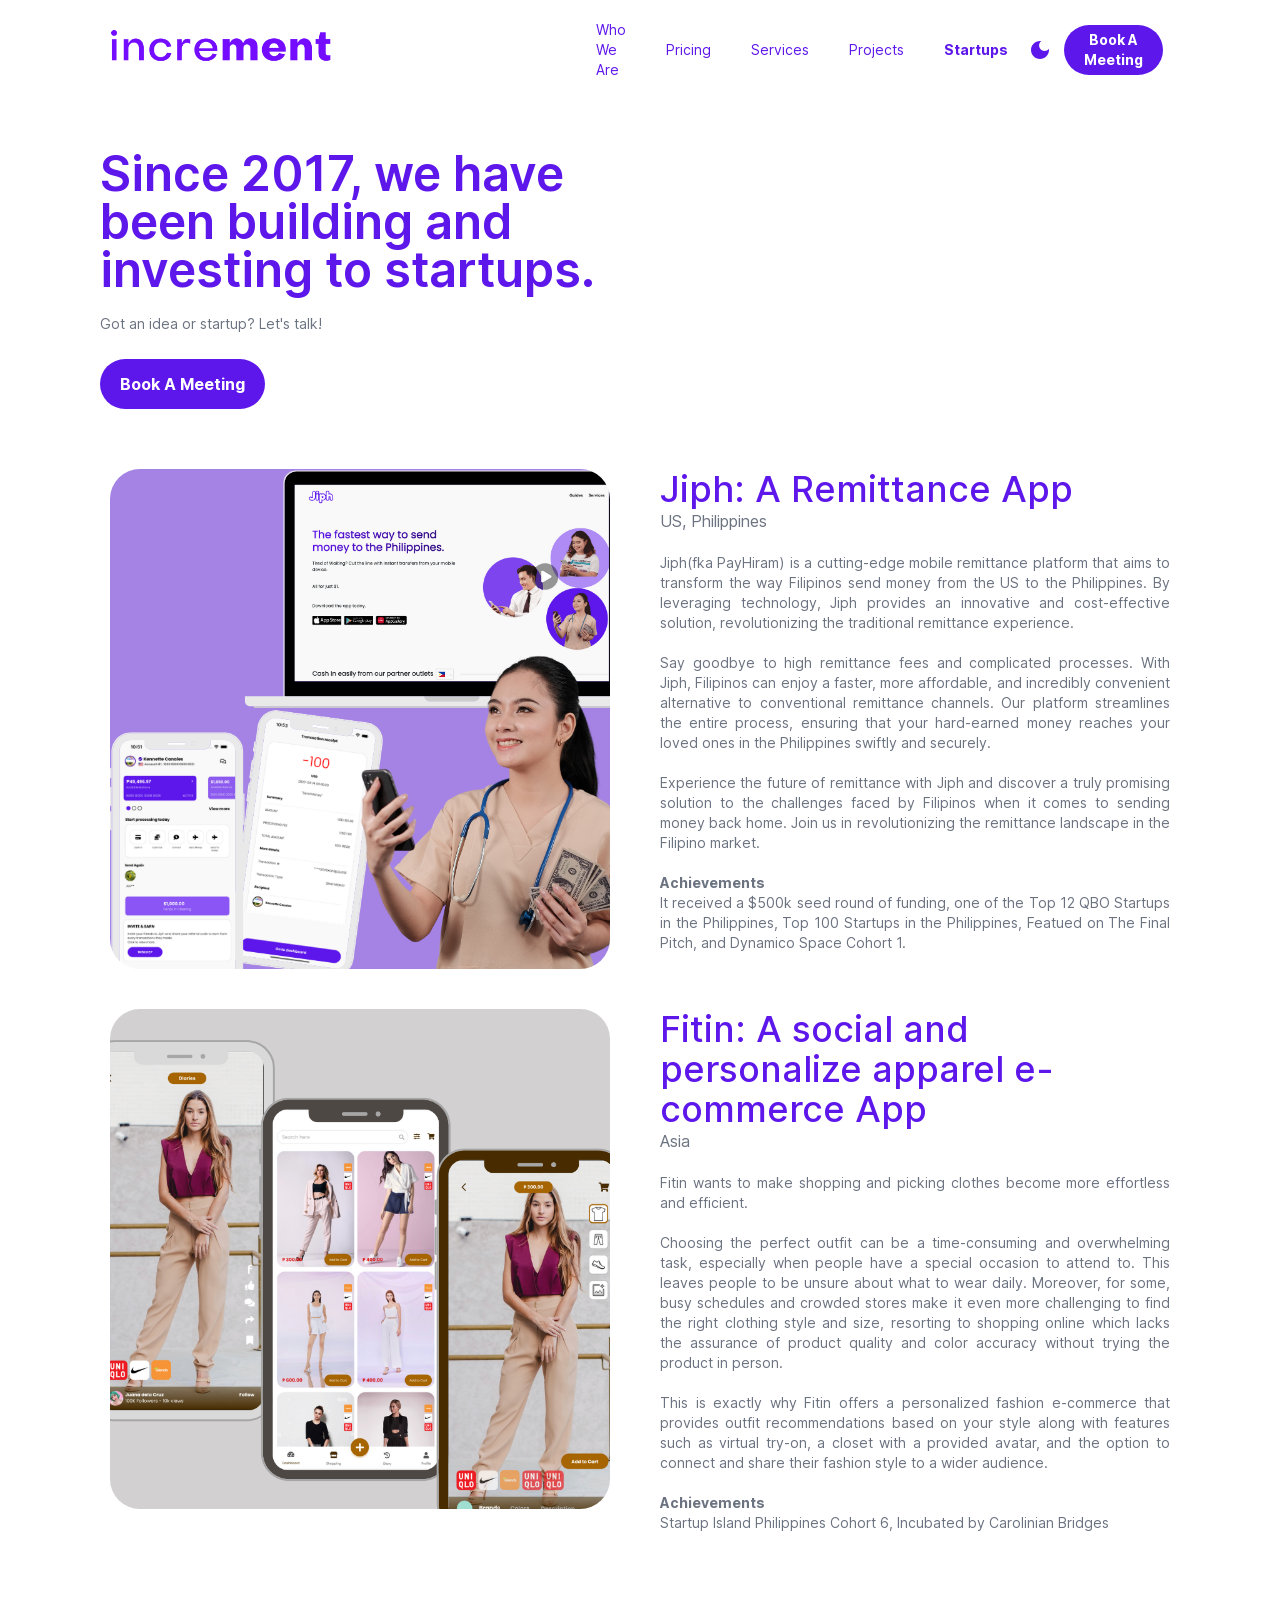
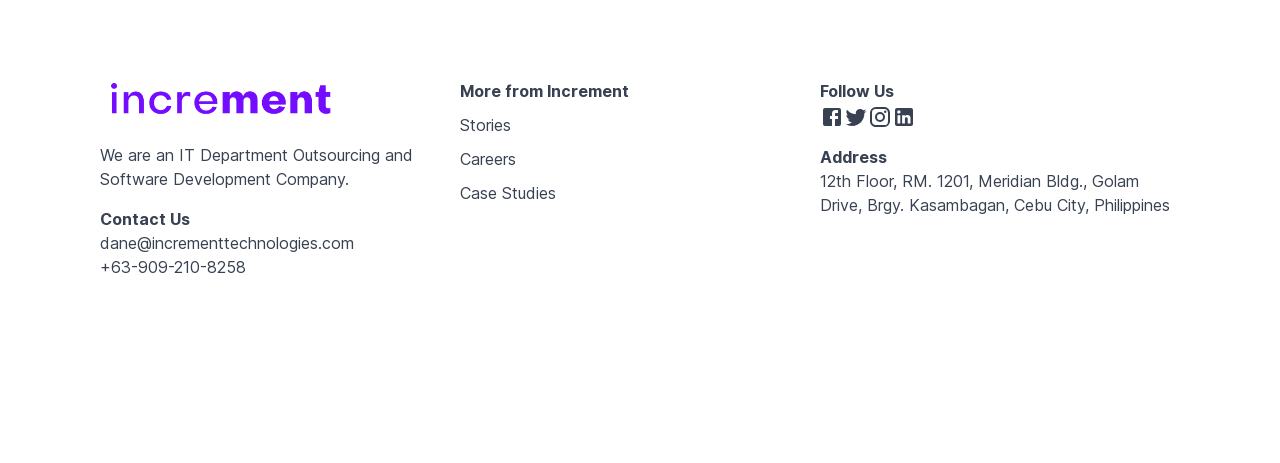
<file: startups.html>
<!DOCTYPE html><html lang="en"><head><meta charSet="utf-8"/><link rel="preload" as="font" href="/_next/static/media/2aaf0723e720e8b9-s.p.woff2" crossorigin="" type="font/woff2"/><link rel="stylesheet" href="/_next/static/css/718f5c7553569503.css" data-precedence="next"/><title>Increment: An IT Department Outsourcing and Software Development Company</title><meta name="description" content="We offer subscription services for a shared and Higly Skilled IT Personnel from Consultants for ₱5k, Technical Supports for ₱15k, IT Managers for ₱25k and IT Executives for ₱50k. Work setup will be virtual and upon request for onsite type of work."/><meta name="viewport" content="width=device-width, initial-scale=1"/><meta property="og:title" content="Increment: An IT Department Outsourcing and Software Development Company"/><meta property="og:description" content="We offer subscription services for a shared and Higly Skilled IT Personnel from Consultants for ₱5k, Technical Supports for ₱15k, IT Managers for ₱25k and IT Executives for ₱50k. Work setup will be virtual and upon request for onsite type of work."/><meta property="og:locale" content="en_US"/><meta property="og:image" content="https://incrementtechnologies.com/img/incrementmeta.png"/><meta property="og:image:width" content="1920"/><meta property="og:image:height" content="1080"/><meta property="og:type" content="website"/><meta name="twitter:card" content="summary_large_image"/><meta name="twitter:title" content="Increment: An IT Department Outsourcing and Software Development Company"/><meta name="twitter:description" content="We offer subscription services for a shared and Higly Skilled IT Personnel from Consultants for ₱5k, Technical Supports for ₱15k, IT Managers for ₱25k and IT Executives for ₱50k. Work setup will be virtual and upon request for onsite type of work."/><meta name="twitter:image" content="https://incrementtechnologies.com/img/incrementmeta.png"/><link rel="icon" href="/favicon.ico" type="image/x-icon" sizes="any"/><meta name="next-size-adjust"/><script src="/_next/static/chunks/polyfills-78c92fac7aa8fdd8.js" noModule=""></script></head><body class="__className_0ec1f4"><div class="w-full min-h-[100vh] overflow-hidden float-left bg-white dark:bg-purple"><nav data-headlessui-state=""><div class="bg-white dark:bg-purple z-40 float-left w-full h-[100px] fixed text-purple dark:text-white md:block lg:flex xl:block"><div class="lg:block xl:block 2xl:block sm:hidden md:hidden xs:hidden"><div class="w-[45%] h-[100px] float-left content-center items-center flex href-link px-[100px]"><div class="w-full h-[80px] dark-logo dark:light-logo cursor-pointer"></div></div><div class="h-[100px] w-[50%] flex flex-row content-center items-center float-left justify-between pr-[100px]"><div></div><div class="md:w-[100%] lg:w-[130%] xl:w-[100%] 2xl:w-[95%] float-right flex justify-between items-center content-center"><span class="href-link cursor-pointer hover:underline px-[20px] pr-[20px] sm:text-xs md:text-sm lg:text-md ">Who We Are</span><span class="href-link cursor-pointer hover:underline px-[20px] pr-[20px] sm:text-xs md:text-sm lg:text-md ">Pricing</span><span class="href-link cursor-pointer hover:underline px-[20px] pr-[20px] sm:text-xs md:text-sm lg:text-md ">Services</span><span class="href-link cursor-pointer hover:underline px-[20px] pr-[20px] sm:text-xs md:text-sm lg:text-md ">Projects</span><span class="href-link cursor-pointer hover:underline px-[20px] pr-[20px] sm:text-xs md:text-sm lg:text-md font-bold">Startups</span><style data-emotion="css vubbuv">.css-vubbuv{-webkit-user-select:none;-moz-user-select:none;-ms-user-select:none;user-select:none;width:1em;height:1em;display:inline-block;fill:currentColor;-webkit-flex-shrink:0;-ms-flex-negative:0;flex-shrink:0;-webkit-transition:fill 200ms cubic-bezier(0.4, 0, 0.2, 1) 0ms;transition:fill 200ms cubic-bezier(0.4, 0, 0.2, 1) 0ms;font-size:1.5rem;}</style><style data-emotion="css 1tdger0">.css-1tdger0{-webkit-user-select:none;-moz-user-select:none;-ms-user-select:none;user-select:none;width:1em;height:1em;display:inline-block;fill:currentColor;-webkit-flex-shrink:0;-ms-flex-negative:0;flex-shrink:0;-webkit-transition:fill 200ms cubic-bezier(0.4, 0, 0.2, 1) 0ms;transition:fill 200ms cubic-bezier(0.4, 0, 0.2, 1) 0ms;font-size:1.5rem;-webkit-user-select:none;-moz-user-select:none;-ms-user-select:none;user-select:none;width:1em;height:1em;display:inline-block;fill:currentColor;-webkit-flex-shrink:0;-ms-flex-negative:0;flex-shrink:0;-webkit-transition:fill 200ms cubic-bezier(0.4, 0, 0.2, 1) 0ms;transition:fill 200ms cubic-bezier(0.4, 0, 0.2, 1) 0ms;font-size:1.5rem;}</style><svg class="MuiSvgIcon-root MuiSvgIcon-fontSizeMedium MuiSvgIcon-root MuiSvgIcon-fontSizeMedium cursor-pointer css-1tdger0" focusable="false" aria-hidden="true" viewBox="0 0 24 24" data-testid="DarkModeIcon"><path d="M12 3c-4.97 0-9 4.03-9 9s4.03 9 9 9 9-4.03 9-9c0-.46-.04-.92-.1-1.36-.98 1.37-2.58 2.26-4.4 2.26-2.98 0-5.4-2.42-5.4-5.4 0-1.81.89-3.42 2.26-4.4-.44-.06-.9-.1-1.36-.1z"></path></svg><span class="flex lg:m-3"><a target="_blank" href="https://calendly.com/incrementtechnnologies/30min" class="xs:text-center md:text-center sm:text-center sm:text-xs md:text-sm lg:text-md"><div class="px-[40px] pr-[40px] font-bold h-[60px] lg:pr-[20px] lg:px-[20px] lg:h-[50px] cursor-pointer content-center items-center float-left flex rounded-[30px] text-white dark:text-purple bg-purple dark:bg-white">Book A Meeting</div></a></span></div></div></div><div class="sm:block md:block xs:block lg:hidden 2xl:hidden"><div class="w-full h-[100px] float-left content-center items-center flex href-link justify-between px-[20px] pr-[20px] "><span class="h-[80px] w-[90%]"><div class="w-full h-[80px] dark-logo dark:light-logo cursor-pointer"></div></span><style data-emotion="css vubbuv">.css-vubbuv{-webkit-user-select:none;-moz-user-select:none;-ms-user-select:none;user-select:none;width:1em;height:1em;display:inline-block;fill:currentColor;-webkit-flex-shrink:0;-ms-flex-negative:0;flex-shrink:0;-webkit-transition:fill 200ms cubic-bezier(0.4, 0, 0.2, 1) 0ms;transition:fill 200ms cubic-bezier(0.4, 0, 0.2, 1) 0ms;font-size:1.5rem;}</style><style data-emotion="css 1tdger0">.css-1tdger0{-webkit-user-select:none;-moz-user-select:none;-ms-user-select:none;user-select:none;width:1em;height:1em;display:inline-block;fill:currentColor;-webkit-flex-shrink:0;-ms-flex-negative:0;flex-shrink:0;-webkit-transition:fill 200ms cubic-bezier(0.4, 0, 0.2, 1) 0ms;transition:fill 200ms cubic-bezier(0.4, 0, 0.2, 1) 0ms;font-size:1.5rem;-webkit-user-select:none;-moz-user-select:none;-ms-user-select:none;user-select:none;width:1em;height:1em;display:inline-block;fill:currentColor;-webkit-flex-shrink:0;-ms-flex-negative:0;flex-shrink:0;-webkit-transition:fill 200ms cubic-bezier(0.4, 0, 0.2, 1) 0ms;transition:fill 200ms cubic-bezier(0.4, 0, 0.2, 1) 0ms;font-size:1.5rem;}</style><svg class="MuiSvgIcon-root MuiSvgIcon-fontSizeMedium MuiSvgIcon-root MuiSvgIcon-fontSizeMedium cursor-pointer css-1tdger0" focusable="false" aria-hidden="true" viewBox="0 0 24 24" data-testid="MenuOutlinedIcon"><path d="M3 18h18v-2H3v2zm0-5h18v-2H3v2zm0-7v2h18V6H3z"></path></svg></div></div></div></nav><div class="w-full float-left mt-[150px] mb-[50px] lg:px-[100px] xl:px-[100px] 2xl:px-[100px] sm:px-[20px] md:px-[20px] xs:px-[20px]"><span class="lg:w-[50%] xl:w-[50%] 2xl:w-[50%] sm:w-full xs:w-full md:w-full lg:text-5xl xl:text-5xl 2xl:text-5xl sm:text-4xl xs:text-4xl md:text-4xl float-left text-purple dark:text-white font-semibold ">Since 2017, we have been building and investing to startups.</span><span class="w-full mt-[20px] text-sm float-left text-gray-500 dark:text-white">Got an idea or startup? Let&#x27;s talk!</span><span class="w-full mt-[25px] float-left"><span><a target="_blank" href="https://calendly.com/incrementtechnnologies/30min" class="xs:text-center md:text-center sm:text-center"><div class="px-[40px] pr-[40px] font-bold h-[60px] lg:pr-[20px] lg:px-[20px] lg:h-[50px] cursor-pointer content-center items-center float-left flex rounded-[30px] text-white dark:text-purple bg-purple dark:bg-white">Book A Meeting</div></a></span></span></div><div class="w-full float-leftlg:px-[100px] xl:px-[100px] 2xl:px-[100px] sm:px-[20px] md:px-[20px] xs:px-[20px]"><div class="w-full float-left mb-[20px] p-[10px]"><div class="lg:w-[500px] xl:w-[500px] 2xl:w-[500px] sm:w-full xs:w-full md:w-full float-left"><img alt="Jiph: A Remittance App" loading="lazy" width="500" height="500" decoding="async" data-nimg="1" class="rounded-[30px]" style="color:transparent" src="/_next/static/media/jiph.cfeebf5d.png"/></div><div class="lg:w-[calc(100%-500px)] xl:w-[calc(100%-500px)] 2xl:w-[calc(100%-500px)] sm:w-full xs:w-full md:w-full float-left lg:pl-[50px] xl:pl-[50px] 2xl:pl-[50px] sm:pl-[0px] xs:pl-[0px] md:pl-[0px]"><h2 class="text-purple dark:text-white text-4xl sm:mt-[50px] xs:mt-[50px] md:mt-[50px] lg:mt-[0px] xl:mt-[0px] 2xl:mt-[0px] font-medium">Jiph: A Remittance App</h2><p class="text-gray-500 dark:text-white">US, Philippines</p><span class="text-gray-500 dark:text-white text-sm text-justify mt-[20px] float-left"><span><p>Jiph(fka PayHiram) is a cutting-edge mobile remittance platform that aims to transform the way Filipinos send money from the US to the Philippines. By leveraging technology, Jiph provides an innovative and cost-effective solution, revolutionizing the traditional remittance experience.</p><br/><p>Say goodbye to high remittance fees and complicated processes. With Jiph, Filipinos can enjoy a faster, more affordable, and incredibly convenient alternative to conventional remittance channels. Our platform streamlines the entire process, ensuring that your hard-earned money reaches your loved ones in the Philippines swiftly and securely.</p><br/><p>Experience the future of remittance with Jiph and discover a truly promising solution to the challenges faced by Filipinos when it comes to sending money back home. Join us in revolutionizing the remittance landscape in the Filipino market.</p><br/><p class="font-bold">Achievements</p><p>It received a $500k seed round of funding, one of the Top 12 QBO Startups in the Philippines, Top 100 Startups in the Philippines, Featued on The Final Pitch, and Dynamico Space Cohort 1.</p></span></span></div></div><div class="w-full float-left mb-[20px] p-[10px]"><div class="lg:w-[500px] xl:w-[500px] 2xl:w-[500px] sm:w-full xs:w-full md:w-full float-left"><img alt="Fitin: A social and personalize apparel e-commerce App" loading="lazy" width="500" height="500" decoding="async" data-nimg="1" class="rounded-[30px]" style="color:transparent" src="/_next/static/media/fitin.52925beb.png"/></div><div class="lg:w-[calc(100%-500px)] xl:w-[calc(100%-500px)] 2xl:w-[calc(100%-500px)] sm:w-full xs:w-full md:w-full float-left lg:pl-[50px] xl:pl-[50px] 2xl:pl-[50px] sm:pl-[0px] xs:pl-[0px] md:pl-[0px]"><h2 class="text-purple dark:text-white text-4xl sm:mt-[50px] xs:mt-[50px] md:mt-[50px] lg:mt-[0px] xl:mt-[0px] 2xl:mt-[0px] font-medium">Fitin: A social and personalize apparel e-commerce App</h2><p class="text-gray-500 dark:text-white">Asia</p><span class="text-gray-500 dark:text-white text-sm text-justify mt-[20px] float-left"><span><p>Fitin wants to make shopping and picking clothes become more effortless and efficient.</p><br/><p>Choosing the perfect outfit can be a time-consuming and overwhelming task, especially when people have a special occasion to attend to. This leaves people to be unsure about what to wear daily. Moreover, for some, busy schedules and crowded stores make it even more challenging to find the right clothing style and size, resorting to shopping online which lacks the assurance of product quality and color accuracy without trying the product in person.</p><br/><p>This is exactly why Fitin offers a personalized fashion e-commerce that provides outfit recommendations based on your style along with features such as virtual try-on, a closet with a provided avatar, and the option to connect and share their fashion style to a wider audience.</p><br/><p class="font-bold">Achievements</p><p>Startup Island Philippines Cohort 6, Incubated by Carolinian Bridges</p></span></span></div></div></div><div class="float-left min-h-[500px] overflow-hidden bg-white dark:bg-purple text-gray-700 dark:text-white w-full pb-[50px] lg:px-[100px] xl:px-[100px] 2xl:px-[100px] sm:px-[20px] md:px-[20px] xs:px-[20px]"><div class="mt-[100px] w-full footer-bg-light dark:footer-bg-dark overflow-hidden"><div class="lg:w-1/3 2x:w-1/3 xl:w-1/3 md:w-full sm:w-full xs:w-full float-left"><div class="w-full float-left"><div class="w-full float-left"><div class="w-full h-[80px] dark-logo dark:light-logo cursor-pointer"></div></div></div><div class="w-full float-left">We are an IT Department Outsourcing and Software Development Company.</div><div class="w-full float-left"><h2 class="font-bold mt-4">Contact Us</h2><p>dane@incrementtechnologies.com</p><p>+63-909-210-8258</p></div></div><div class="lg:w-1/3 2x:w-1/3 xl:w-1/3 md:w-full sm:w-full xs:w-full float-left"><div class="w-full float-left"><h2 class="font-bold mt-4">More from Increment</h2><p class="mt-[10px] mb-[10px] cursor-pointer hover:underline">Stories</p><p class="mt-[10px] mb-[10px] cursor-pointer hover:underline">Careers</p><p class="mt-[10px] mb-[10px] cursor-pointer hover:underline">Case Studies</p></div></div><div class="lg:w-1/3 2x:w-1/3 xl:w-1/3 md:w-full sm:w-full xs:w-full float-left"><div class="w-full float-left"><h2 class="font-bold mt-4">Follow Us</h2><span><style data-emotion="css vubbuv">.css-vubbuv{-webkit-user-select:none;-moz-user-select:none;-ms-user-select:none;user-select:none;width:1em;height:1em;display:inline-block;fill:currentColor;-webkit-flex-shrink:0;-ms-flex-negative:0;flex-shrink:0;-webkit-transition:fill 200ms cubic-bezier(0.4, 0, 0.2, 1) 0ms;transition:fill 200ms cubic-bezier(0.4, 0, 0.2, 1) 0ms;font-size:1.5rem;}</style><style data-emotion="css 1tdger0">.css-1tdger0{-webkit-user-select:none;-moz-user-select:none;-ms-user-select:none;user-select:none;width:1em;height:1em;display:inline-block;fill:currentColor;-webkit-flex-shrink:0;-ms-flex-negative:0;flex-shrink:0;-webkit-transition:fill 200ms cubic-bezier(0.4, 0, 0.2, 1) 0ms;transition:fill 200ms cubic-bezier(0.4, 0, 0.2, 1) 0ms;font-size:1.5rem;-webkit-user-select:none;-moz-user-select:none;-ms-user-select:none;user-select:none;width:1em;height:1em;display:inline-block;fill:currentColor;-webkit-flex-shrink:0;-ms-flex-negative:0;flex-shrink:0;-webkit-transition:fill 200ms cubic-bezier(0.4, 0, 0.2, 1) 0ms;transition:fill 200ms cubic-bezier(0.4, 0, 0.2, 1) 0ms;font-size:1.5rem;}</style><svg class="MuiSvgIcon-root MuiSvgIcon-fontSizeMedium MuiSvgIcon-root MuiSvgIcon-fontSizeMedium text-4xl cursor-pointer css-1tdger0" focusable="false" aria-hidden="true" viewBox="0 0 24 24" data-testid="FacebookIcon"><path d="M5 3h14a2 2 0 0 1 2 2v14a2 2 0 0 1-2 2H5a2 2 0 0 1-2-2V5a2 2 0 0 1 2-2m13 2h-2.5A3.5 3.5 0 0 0 12 8.5V11h-2v3h2v7h3v-7h3v-3h-3V9a1 1 0 0 1 1-1h2V5z"></path></svg><style data-emotion="css vubbuv">.css-vubbuv{-webkit-user-select:none;-moz-user-select:none;-ms-user-select:none;user-select:none;width:1em;height:1em;display:inline-block;fill:currentColor;-webkit-flex-shrink:0;-ms-flex-negative:0;flex-shrink:0;-webkit-transition:fill 200ms cubic-bezier(0.4, 0, 0.2, 1) 0ms;transition:fill 200ms cubic-bezier(0.4, 0, 0.2, 1) 0ms;font-size:1.5rem;}</style><style data-emotion="css 1tdger0">.css-1tdger0{-webkit-user-select:none;-moz-user-select:none;-ms-user-select:none;user-select:none;width:1em;height:1em;display:inline-block;fill:currentColor;-webkit-flex-shrink:0;-ms-flex-negative:0;flex-shrink:0;-webkit-transition:fill 200ms cubic-bezier(0.4, 0, 0.2, 1) 0ms;transition:fill 200ms cubic-bezier(0.4, 0, 0.2, 1) 0ms;font-size:1.5rem;-webkit-user-select:none;-moz-user-select:none;-ms-user-select:none;user-select:none;width:1em;height:1em;display:inline-block;fill:currentColor;-webkit-flex-shrink:0;-ms-flex-negative:0;flex-shrink:0;-webkit-transition:fill 200ms cubic-bezier(0.4, 0, 0.2, 1) 0ms;transition:fill 200ms cubic-bezier(0.4, 0, 0.2, 1) 0ms;font-size:1.5rem;}</style><svg class="MuiSvgIcon-root MuiSvgIcon-fontSizeMedium MuiSvgIcon-root MuiSvgIcon-fontSizeMedium text-4xl cursor-pointer css-1tdger0" focusable="false" aria-hidden="true" viewBox="0 0 24 24" data-testid="TwitterIcon"><path d="M22.46 6c-.77.35-1.6.58-2.46.69.88-.53 1.56-1.37 1.88-2.38-.83.5-1.75.85-2.72 1.05C18.37 4.5 17.26 4 16 4c-2.35 0-4.27 1.92-4.27 4.29 0 .34.04.67.11.98C8.28 9.09 5.11 7.38 3 4.79c-.37.63-.58 1.37-.58 2.15 0 1.49.75 2.81 1.91 3.56-.71 0-1.37-.2-1.95-.5v.03c0 2.08 1.48 3.82 3.44 4.21a4.22 4.22 0 0 1-1.93.07 4.28 4.28 0 0 0 4 2.98 8.521 8.521 0 0 1-5.33 1.84c-.34 0-.68-.02-1.02-.06C3.44 20.29 5.7 21 8.12 21 16 21 20.33 14.46 20.33 8.79c0-.19 0-.37-.01-.56.84-.6 1.56-1.36 2.14-2.23z"></path></svg><style data-emotion="css vubbuv">.css-vubbuv{-webkit-user-select:none;-moz-user-select:none;-ms-user-select:none;user-select:none;width:1em;height:1em;display:inline-block;fill:currentColor;-webkit-flex-shrink:0;-ms-flex-negative:0;flex-shrink:0;-webkit-transition:fill 200ms cubic-bezier(0.4, 0, 0.2, 1) 0ms;transition:fill 200ms cubic-bezier(0.4, 0, 0.2, 1) 0ms;font-size:1.5rem;}</style><style data-emotion="css 1tdger0">.css-1tdger0{-webkit-user-select:none;-moz-user-select:none;-ms-user-select:none;user-select:none;width:1em;height:1em;display:inline-block;fill:currentColor;-webkit-flex-shrink:0;-ms-flex-negative:0;flex-shrink:0;-webkit-transition:fill 200ms cubic-bezier(0.4, 0, 0.2, 1) 0ms;transition:fill 200ms cubic-bezier(0.4, 0, 0.2, 1) 0ms;font-size:1.5rem;-webkit-user-select:none;-moz-user-select:none;-ms-user-select:none;user-select:none;width:1em;height:1em;display:inline-block;fill:currentColor;-webkit-flex-shrink:0;-ms-flex-negative:0;flex-shrink:0;-webkit-transition:fill 200ms cubic-bezier(0.4, 0, 0.2, 1) 0ms;transition:fill 200ms cubic-bezier(0.4, 0, 0.2, 1) 0ms;font-size:1.5rem;}</style><svg class="MuiSvgIcon-root MuiSvgIcon-fontSizeMedium MuiSvgIcon-root MuiSvgIcon-fontSizeMedium text-4xl cursor-pointer css-1tdger0" focusable="false" aria-hidden="true" viewBox="0 0 24 24" data-testid="InstagramIcon"><path d="M7.8 2h8.4C19.4 2 22 4.6 22 7.8v8.4a5.8 5.8 0 0 1-5.8 5.8H7.8C4.6 22 2 19.4 2 16.2V7.8A5.8 5.8 0 0 1 7.8 2m-.2 2A3.6 3.6 0 0 0 4 7.6v8.8C4 18.39 5.61 20 7.6 20h8.8a3.6 3.6 0 0 0 3.6-3.6V7.6C20 5.61 18.39 4 16.4 4H7.6m9.65 1.5a1.25 1.25 0 0 1 1.25 1.25A1.25 1.25 0 0 1 17.25 8 1.25 1.25 0 0 1 16 6.75a1.25 1.25 0 0 1 1.25-1.25M12 7a5 5 0 0 1 5 5 5 5 0 0 1-5 5 5 5 0 0 1-5-5 5 5 0 0 1 5-5m0 2a3 3 0 0 0-3 3 3 3 0 0 0 3 3 3 3 0 0 0 3-3 3 3 0 0 0-3-3z"></path></svg><style data-emotion="css vubbuv">.css-vubbuv{-webkit-user-select:none;-moz-user-select:none;-ms-user-select:none;user-select:none;width:1em;height:1em;display:inline-block;fill:currentColor;-webkit-flex-shrink:0;-ms-flex-negative:0;flex-shrink:0;-webkit-transition:fill 200ms cubic-bezier(0.4, 0, 0.2, 1) 0ms;transition:fill 200ms cubic-bezier(0.4, 0, 0.2, 1) 0ms;font-size:1.5rem;}</style><style data-emotion="css 1tdger0">.css-1tdger0{-webkit-user-select:none;-moz-user-select:none;-ms-user-select:none;user-select:none;width:1em;height:1em;display:inline-block;fill:currentColor;-webkit-flex-shrink:0;-ms-flex-negative:0;flex-shrink:0;-webkit-transition:fill 200ms cubic-bezier(0.4, 0, 0.2, 1) 0ms;transition:fill 200ms cubic-bezier(0.4, 0, 0.2, 1) 0ms;font-size:1.5rem;-webkit-user-select:none;-moz-user-select:none;-ms-user-select:none;user-select:none;width:1em;height:1em;display:inline-block;fill:currentColor;-webkit-flex-shrink:0;-ms-flex-negative:0;flex-shrink:0;-webkit-transition:fill 200ms cubic-bezier(0.4, 0, 0.2, 1) 0ms;transition:fill 200ms cubic-bezier(0.4, 0, 0.2, 1) 0ms;font-size:1.5rem;}</style><svg class="MuiSvgIcon-root MuiSvgIcon-fontSizeMedium MuiSvgIcon-root MuiSvgIcon-fontSizeMedium text-4xl cursor-pointer css-1tdger0" focusable="false" aria-hidden="true" viewBox="0 0 24 24" data-testid="LinkedInIcon"><path d="M19 3a2 2 0 0 1 2 2v14a2 2 0 0 1-2 2H5a2 2 0 0 1-2-2V5a2 2 0 0 1 2-2h14m-.5 15.5v-5.3a3.26 3.26 0 0 0-3.26-3.26c-.85 0-1.84.52-2.32 1.3v-1.11h-2.79v8.37h2.79v-4.93c0-.77.62-1.4 1.39-1.4a1.4 1.4 0 0 1 1.4 1.4v4.93h2.79M6.88 8.56a1.68 1.68 0 0 0 1.68-1.68c0-.93-.75-1.69-1.68-1.69a1.69 1.69 0 0 0-1.69 1.69c0 .93.76 1.68 1.69 1.68m1.39 9.94v-8.37H5.5v8.37h2.77z"></path></svg></span></div><div class="w-full float-left"><h2 class="font-bold mt-4">Address</h2><p>12th Floor, RM. 1201, Meridian Bldg., Golam Drive, Brgy. Kasambagan, Cebu City, Philippines</p></div></div></div></div></div><script src="/_next/static/chunks/webpack-70b6df8af652756f.js" async=""></script><script src="/_next/static/chunks/bce60fc1-184a191bc2c2ac2f.js" async=""></script><script src="/_next/static/chunks/488-81c7b5ccec48f424.js" async=""></script><script src="/_next/static/chunks/main-app-4bcf3a245fc02ebe.js" async=""></script><script>(self.__next_f=self.__next_f||[]).push([0])</script><script>self.__next_f.push([1,"1:HL[\"/_next/static/media/2aaf0723e720e8b9-s.p.woff2\",{\"as\":\"font\",\"type\":\"font/woff2\"}]\n2:HL[\"/_next/static/css/718f5c7553569503.css\",{\"as\":\"style\"}]\n0:\"$L3\"\n"])</script><script>self.__next_f.push([1,"4:I{\"id\":\"8827\",\"chunks\":[\"272:static/chunks/webpack-70b6df8af652756f.js\",\"253:static/chunks/bce60fc1-184a191bc2c2ac2f.js\",\"488:static/chunks/488-81c7b5ccec48f424.js\"],\"name\":\"\",\"async\":false}\n6:I{\"id\":\"9126\",\"chunks\":[\"272:static/chunks/webpack-70b6df8af652756f.js\",\"253:static/chunks/bce60fc1-184a191bc2c2ac2f.js\",\"488:static/chunks/488-81c7b5ccec48f424.js\"],\"name\":\"\",\"async\":false}\n8:I{\"id\":\"4463\",\"chunks\":[\"272:static/chunks/webpack-70b6df8af652756f.js\",\"253:static/chunks/bce60fc1-184a191bc2c2ac2f.js\",\"48"])</script><script>self.__next_f.push([1,"8:static/chunks/488-81c7b5ccec48f424.js\"],\"name\":\"\",\"async\":false}\n9:I{\"id\":\"1010\",\"chunks\":[\"272:static/chunks/webpack-70b6df8af652756f.js\",\"253:static/chunks/bce60fc1-184a191bc2c2ac2f.js\",\"488:static/chunks/488-81c7b5ccec48f424.js\"],\"name\":\"\",\"async\":false}\na:I{\"id\":\"4143\",\"chunks\":[\"272:static/chunks/webpack-70b6df8af652756f.js\",\"253:static/chunks/bce60fc1-184a191bc2c2ac2f.js\",\"488:static/chunks/488-81c7b5ccec48f424.js\"],\"name\":\"\",\"async\":false}\nb:I{\"id\":\"3506\",\"chunks\":[\"199:static/chunks/199-8bba135449"])</script><script>self.__next_f.push([1,"8726b3.js\",\"707:static/chunks/707-a994c4223039e836.js\",\"625:static/chunks/625-28757f226ac0c3d0.js\",\"114:static/chunks/app/startups/page-caa20917cdaf5c82.js\"],\"name\":\"\",\"async\":false}\n"])</script><script>self.__next_f.push([1,"3:[[[\"$\",\"link\",\"0\",{\"rel\":\"stylesheet\",\"href\":\"/_next/static/css/718f5c7553569503.css\",\"precedence\":\"next\"}]],[\"$\",\"$L4\",null,{\"assetPrefix\":\"\",\"initialCanonicalUrl\":\"/startups\",\"initialTree\":[\"\",{\"children\":[\"startups\",{\"children\":[\"__PAGE__\",{}]}]},\"$undefined\",\"$undefined\",true],\"initialHead\":[\"$L5\",[\"$\",\"meta\",null,{\"name\":\"next-size-adjust\"}]],\"globalErrorComponent\":\"$6\",\"notFound\":[\"$\",\"html\",null,{\"lang\":\"en\",\"children\":[\"$\",\"body\",null,{\"className\":\"__className_0ec1f4\",\"children\":[\"$L7\",\"$undefined\",[[\"$\",\"title\",null,{\"children\":\"404: This page could not be found.\"}],[\"$\",\"div\",null,{\"style\":{\"fontFamily\":\"system-ui,\\\"Segoe UI\\\",Roboto,Helvetica,Arial,sans-serif,\\\"Apple Color Emoji\\\",\\\"Segoe UI Emoji\\\"\",\"height\":\"100vh\",\"textAlign\":\"center\",\"display\":\"flex\",\"flexDirection\":\"column\",\"alignItems\":\"center\",\"justifyContent\":\"center\"},\"children\":[\"$\",\"div\",null,{\"children\":[[\"$\",\"style\",null,{\"dangerouslySetInnerHTML\":{\"__html\":\"body{color:#000;background:#fff;margin:0}.next-error-h1{border-right:1px solid rgba(0,0,0,.3)}@media (prefers-color-scheme:dark){body{color:#fff;background:#000}.next-error-h1{border-right:1px solid rgba(255,255,255,.3)}}\"}}],[\"$\",\"h1\",null,{\"className\":\"next-error-h1\",\"style\":{\"display\":\"inline-block\",\"margin\":\"0 20px 0 0\",\"padding\":\"0 23px 0 0\",\"fontSize\":24,\"fontWeight\":500,\"verticalAlign\":\"top\",\"lineHeight\":\"49px\"},\"children\":\"404\"}],[\"$\",\"div\",null,{\"style\":{\"display\":\"inline-block\"},\"children\":[\"$\",\"h2\",null,{\"style\":{\"fontSize\":14,\"fontWeight\":400,\"lineHeight\":\"49px\",\"margin\":0},\"children\":\"This page could not be found.\"}]}]]}]}]]]}]}],\"asNotFound\":false,\"children\":[[\"$\",\"html\",null,{\"lang\":\"en\",\"children\":[\"$\",\"body\",null,{\"className\":\"__className_0ec1f4\",\"children\":[\"$\",\"$L8\",null,{\"parallelRouterKey\":\"children\",\"segmentPath\":[\"children\"],\"error\":\"$undefined\",\"errorStyles\":\"$undefined\",\"loading\":\"$undefined\",\"loadingStyles\":\"$undefined\",\"hasLoading\":false,\"template\":[\"$\",\"$L9\",null,{}],\"templateStyles\":\"$undefined\",\"notFound\":\"$undefined\",\"notFoundStyles\":\"$undefined\",\"childProp\":{\"current\":[\"$\",\"$L8\",null,{\"parallelRouterKey\":\"children\",\"segmentPath\":[\"children\",\"startups\",\"children\"],\"error\":\"$undefined\",\"errorStyles\":\"$undefined\",\"loading\":\"$undefined\",\"loadingStyles\":\"$undefined\",\"hasLoading\":false,\"template\":[\"$\",\"$L9\",null,{}],\"templateStyles\":\"$undefined\",\"notFound\":\"$undefined\",\"notFoundStyles\":\"$undefined\",\"childProp\":{\"current\":[[\"$\",\"$La\",null,{\"propsForComponent\":{\"params\":{}},\"Component\":\"$b\"}],null],\"segment\":\"__PAGE__\"},\"styles\":[]}],\"segment\":\"startups\"},\"styles\":[]}]}]}],null]}]]\n"])</script><script>self.__next_f.push([1,"7:[[\"$\",\"meta\",\"0\",{\"charSet\":\"utf-8\"}],[\"$\",\"meta\",\"1\",{\"name\":\"viewport\",\"content\":\"width=device-width, initial-scale=1\"}]]\n"])</script><script>self.__next_f.push([1,"5:[[\"$\",\"meta\",\"0\",{\"charSet\":\"utf-8\"}],[\"$\",\"title\",\"1\",{\"children\":\"Increment: An IT Department Outsourcing and Software Development Company\"}],[\"$\",\"meta\",\"2\",{\"name\":\"description\",\"content\":\"We offer subscription services for a shared and Higly Skilled IT Personnel from Consultants for ₱5k, Technical Supports for ₱15k, IT Managers for ₱25k and IT Executives for ₱50k. Work setup will be virtual and upon request for onsite type of work.\"}],[\"$\",\"meta\",\"3\",{\"name\":\"viewport\",\"content\":\"width=device-width, initial-scale=1\"}],[\"$\",\"meta\",\"4\",{\"property\":\"og:title\",\"content\":\"Increment: An IT Department Outsourcing and Software Development Company\"}],[\"$\",\"meta\",\"5\",{\"property\":\"og:description\",\"content\":\"We offer subscription services for a shared and Higly Skilled IT Personnel from Consultants for ₱5k, Technical Supports for ₱15k, IT Managers for ₱25k and IT Executives for ₱50k. Work setup will be virtual and upon request for onsite type of work.\"}],[\"$\",\"meta\",\"6\",{\"property\":\"og:locale\",\"content\":\"en_US\"}],[\"$\",\"meta\",\"7\",{\"property\":\"og:image\",\"content\":\"https://incrementtechnologies.com/img/incrementmeta.png\"}],[\"$\",\"meta\",\"8\",{\"property\":\"og:image:width\",\"content\":\"1920\"}],[\"$\",\"meta\",\"9\",{\"property\":\"og:image:height\",\"content\":\"1080\"}],[\"$\",\"meta\",\"10\",{\"property\":\"og:type\",\"content\":\"website\"}],[\"$\",\"meta\",\"11\",{\"name\":\"twitter:card\",\"content\":\"summary_large_image\"}],[\"$\",\"meta\",\"12\",{\"name\":\"twitter:title\",\"content\":\"Increment: An IT Department Outsourcing and Software Development Company\"}],[\"$\",\"meta\",\"13\",{\"name\":\"twitter:description\",\"content\":\"We offer subscription services for a shared and Higly Skilled IT Personnel from Consultants for ₱5k, Technical Supports for ₱15k, IT Managers for ₱25k and IT Executives for ₱50k. Work setup will be virtual and upon request for onsite type of work.\"}],[\"$\",\"meta\",\"14\",{\"name\":\"twitter:image\",\"content\":\"https://incrementtechnologies.com/img/incrementmeta.png\"}],[\"$\",\"link\",\"15\",{\"rel\":\"icon\",\"href\":\"/favicon.ico\",\"type\":\"image/x-icon\",\"sizes\":\"any\"}]]\n"])</script></body></html>
</file>
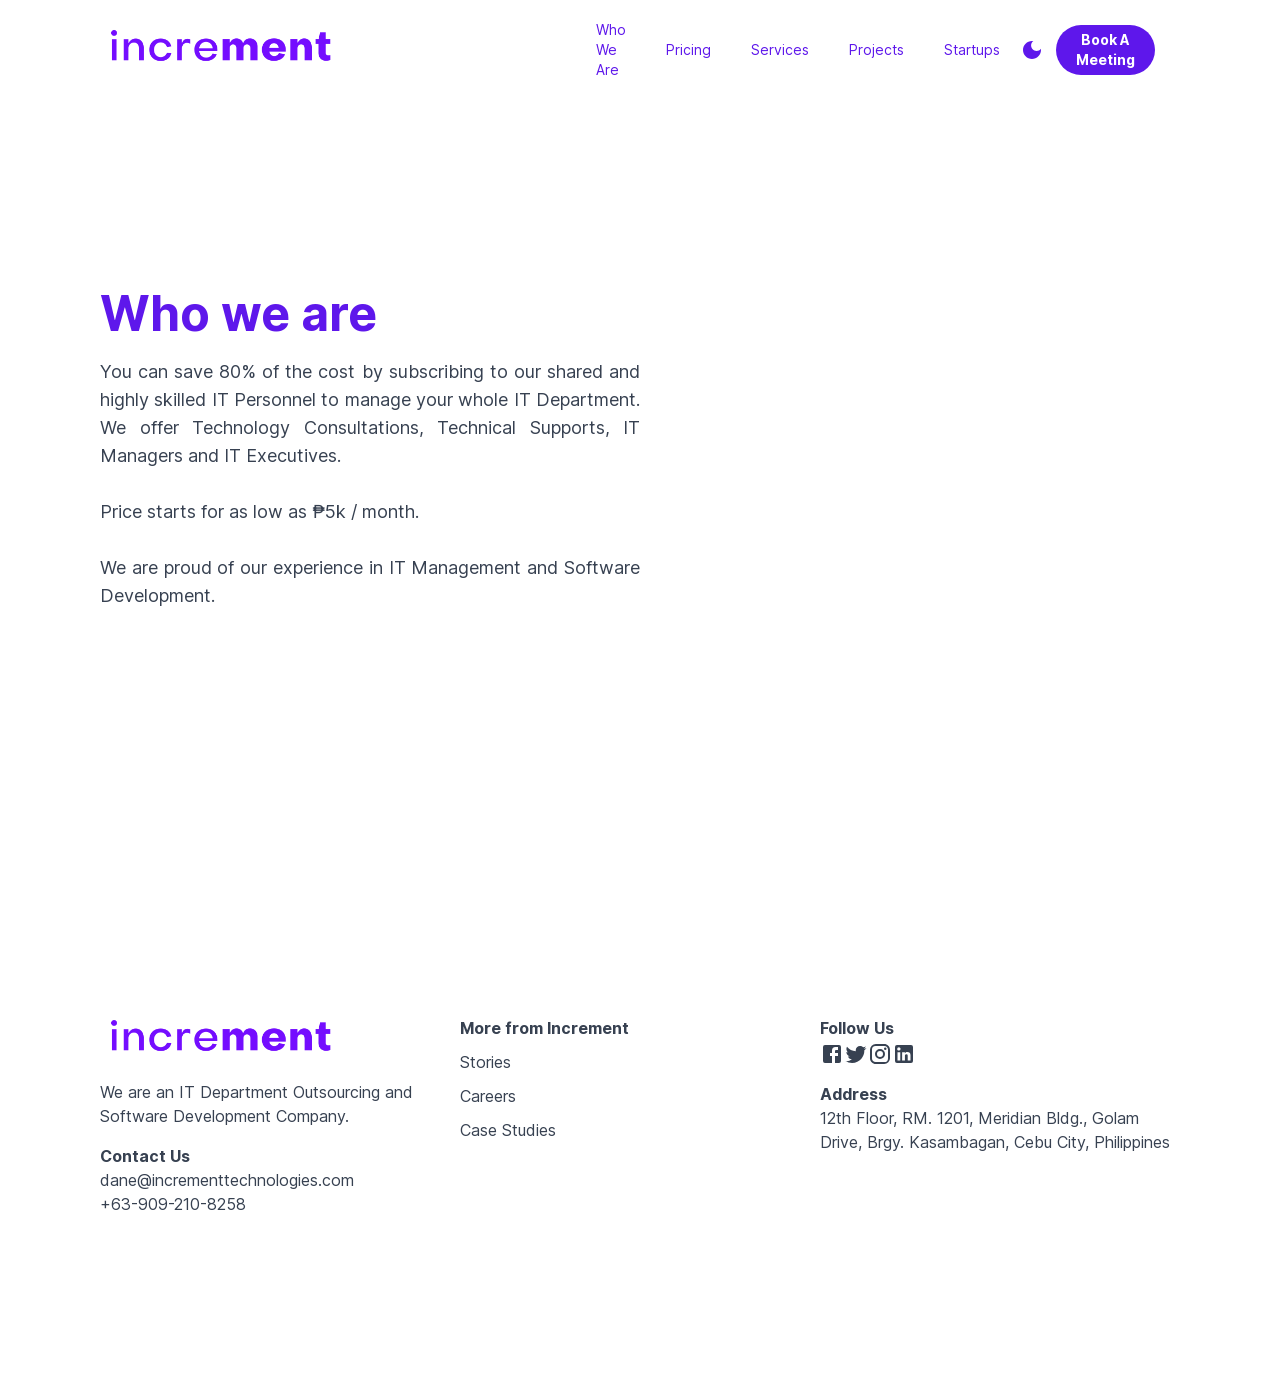
<file: stories.html>
<!DOCTYPE html><html lang="en"><head><meta charSet="utf-8"/><link rel="preload" as="font" href="/_next/static/media/2aaf0723e720e8b9-s.p.woff2" crossorigin="" type="font/woff2"/><link rel="stylesheet" href="/_next/static/css/718f5c7553569503.css" data-precedence="next"/><title>Increment: An IT Department Outsourcing and Software Development Company</title><meta name="description" content="We offer subscription services for a shared and Higly Skilled IT Personnel from Consultants for ₱5k, Technical Supports for ₱15k, IT Managers for ₱25k and IT Executives for ₱50k. Work setup will be virtual and upon request for onsite type of work."/><meta name="viewport" content="width=device-width, initial-scale=1"/><meta property="og:title" content="Increment: An IT Department Outsourcing and Software Development Company"/><meta property="og:description" content="We offer subscription services for a shared and Higly Skilled IT Personnel from Consultants for ₱5k, Technical Supports for ₱15k, IT Managers for ₱25k and IT Executives for ₱50k. Work setup will be virtual and upon request for onsite type of work."/><meta property="og:locale" content="en_US"/><meta property="og:image" content="https://incrementtechnologies.com/img/incrementmeta.png"/><meta property="og:image:width" content="1920"/><meta property="og:image:height" content="1080"/><meta property="og:type" content="website"/><meta name="twitter:card" content="summary_large_image"/><meta name="twitter:title" content="Increment: An IT Department Outsourcing and Software Development Company"/><meta name="twitter:description" content="We offer subscription services for a shared and Higly Skilled IT Personnel from Consultants for ₱5k, Technical Supports for ₱15k, IT Managers for ₱25k and IT Executives for ₱50k. Work setup will be virtual and upon request for onsite type of work."/><meta name="twitter:image" content="https://incrementtechnologies.com/img/incrementmeta.png"/><link rel="icon" href="/favicon.ico" type="image/x-icon" sizes="any"/><meta name="next-size-adjust"/><script src="/_next/static/chunks/polyfills-78c92fac7aa8fdd8.js" noModule=""></script></head><body class="__className_0ec1f4"><div class="w-full h-[100vh] float-left"><nav data-headlessui-state=""><div class="bg-white dark:bg-purple z-40 float-left w-full h-[100px] fixed text-purple dark:text-white md:block lg:flex xl:block"><div class="lg:block xl:block 2xl:block sm:hidden md:hidden xs:hidden"><div class="w-[45%] h-[100px] float-left content-center items-center flex href-link px-[100px]"><div class="w-full h-[80px] dark-logo dark:light-logo cursor-pointer"></div></div><div class="h-[100px] w-[50%] flex flex-row content-center items-center float-left justify-between pr-[100px]"><div></div><div class="md:w-[100%] lg:w-[130%] xl:w-[100%] 2xl:w-[95%] float-right flex justify-between items-center content-center"><span class="href-link cursor-pointer hover:underline px-[20px] pr-[20px] sm:text-xs md:text-sm lg:text-md ">Who We Are</span><span class="href-link cursor-pointer hover:underline px-[20px] pr-[20px] sm:text-xs md:text-sm lg:text-md ">Pricing</span><span class="href-link cursor-pointer hover:underline px-[20px] pr-[20px] sm:text-xs md:text-sm lg:text-md ">Services</span><span class="href-link cursor-pointer hover:underline px-[20px] pr-[20px] sm:text-xs md:text-sm lg:text-md ">Projects</span><span class="href-link cursor-pointer hover:underline px-[20px] pr-[20px] sm:text-xs md:text-sm lg:text-md ">Startups</span><style data-emotion="css vubbuv">.css-vubbuv{-webkit-user-select:none;-moz-user-select:none;-ms-user-select:none;user-select:none;width:1em;height:1em;display:inline-block;fill:currentColor;-webkit-flex-shrink:0;-ms-flex-negative:0;flex-shrink:0;-webkit-transition:fill 200ms cubic-bezier(0.4, 0, 0.2, 1) 0ms;transition:fill 200ms cubic-bezier(0.4, 0, 0.2, 1) 0ms;font-size:1.5rem;}</style><style data-emotion="css 1tdger0">.css-1tdger0{-webkit-user-select:none;-moz-user-select:none;-ms-user-select:none;user-select:none;width:1em;height:1em;display:inline-block;fill:currentColor;-webkit-flex-shrink:0;-ms-flex-negative:0;flex-shrink:0;-webkit-transition:fill 200ms cubic-bezier(0.4, 0, 0.2, 1) 0ms;transition:fill 200ms cubic-bezier(0.4, 0, 0.2, 1) 0ms;font-size:1.5rem;-webkit-user-select:none;-moz-user-select:none;-ms-user-select:none;user-select:none;width:1em;height:1em;display:inline-block;fill:currentColor;-webkit-flex-shrink:0;-ms-flex-negative:0;flex-shrink:0;-webkit-transition:fill 200ms cubic-bezier(0.4, 0, 0.2, 1) 0ms;transition:fill 200ms cubic-bezier(0.4, 0, 0.2, 1) 0ms;font-size:1.5rem;}</style><svg class="MuiSvgIcon-root MuiSvgIcon-fontSizeMedium MuiSvgIcon-root MuiSvgIcon-fontSizeMedium cursor-pointer css-1tdger0" focusable="false" aria-hidden="true" viewBox="0 0 24 24" data-testid="DarkModeIcon"><path d="M12 3c-4.97 0-9 4.03-9 9s4.03 9 9 9 9-4.03 9-9c0-.46-.04-.92-.1-1.36-.98 1.37-2.58 2.26-4.4 2.26-2.98 0-5.4-2.42-5.4-5.4 0-1.81.89-3.42 2.26-4.4-.44-.06-.9-.1-1.36-.1z"></path></svg><span class="flex lg:m-3"><a target="_blank" href="https://calendly.com/incrementtechnnologies/30min" class="xs:text-center md:text-center sm:text-center sm:text-xs md:text-sm lg:text-md"><div class="px-[40px] pr-[40px] font-bold h-[60px] lg:pr-[20px] lg:px-[20px] lg:h-[50px] cursor-pointer content-center items-center float-left flex rounded-[30px] text-white dark:text-purple bg-purple dark:bg-white">Book A Meeting</div></a></span></div></div></div><div class="sm:block md:block xs:block lg:hidden 2xl:hidden"><div class="w-full h-[100px] float-left content-center items-center flex href-link justify-between px-[20px] pr-[20px] "><span class="h-[80px] w-[90%]"><div class="w-full h-[80px] dark-logo dark:light-logo cursor-pointer"></div></span><style data-emotion="css vubbuv">.css-vubbuv{-webkit-user-select:none;-moz-user-select:none;-ms-user-select:none;user-select:none;width:1em;height:1em;display:inline-block;fill:currentColor;-webkit-flex-shrink:0;-ms-flex-negative:0;flex-shrink:0;-webkit-transition:fill 200ms cubic-bezier(0.4, 0, 0.2, 1) 0ms;transition:fill 200ms cubic-bezier(0.4, 0, 0.2, 1) 0ms;font-size:1.5rem;}</style><style data-emotion="css 1tdger0">.css-1tdger0{-webkit-user-select:none;-moz-user-select:none;-ms-user-select:none;user-select:none;width:1em;height:1em;display:inline-block;fill:currentColor;-webkit-flex-shrink:0;-ms-flex-negative:0;flex-shrink:0;-webkit-transition:fill 200ms cubic-bezier(0.4, 0, 0.2, 1) 0ms;transition:fill 200ms cubic-bezier(0.4, 0, 0.2, 1) 0ms;font-size:1.5rem;-webkit-user-select:none;-moz-user-select:none;-ms-user-select:none;user-select:none;width:1em;height:1em;display:inline-block;fill:currentColor;-webkit-flex-shrink:0;-ms-flex-negative:0;flex-shrink:0;-webkit-transition:fill 200ms cubic-bezier(0.4, 0, 0.2, 1) 0ms;transition:fill 200ms cubic-bezier(0.4, 0, 0.2, 1) 0ms;font-size:1.5rem;}</style><svg class="MuiSvgIcon-root MuiSvgIcon-fontSizeMedium MuiSvgIcon-root MuiSvgIcon-fontSizeMedium cursor-pointer css-1tdger0" focusable="false" aria-hidden="true" viewBox="0 0 24 24" data-testid="MenuOutlinedIcon"><path d="M3 18h18v-2H3v2zm0-5h18v-2H3v2zm0-7v2h18V6H3z"></path></svg></div></div></div></nav><div class="w-full h-[100vh] float-left bg-white dark:bg-purple flex items-center content-center"><div class="w-full float-left lg:px-[100px] xl:px-[100px] 2xl:px-[100px] sm:px-[20px] md:px-[20px] xs:px-[20px]"><div class="lg:w-[50%] xl:w-[50%] 2xl:w-[50%] xs:w-full sm:w-full md:w-full float-left"><span class="font-bold w-full float-left text-purple dark:text-white lg:text-5xl xl:text-5xl 2xl:text-5xl sm:text-4xl xs:text-4xl md:text-4xl">Who we are</span><div class="w-full float-lef text-gray-700 dark:text-white"><span class="text-lg w-full float-left mt-[20px] text-justify"><p>You can save 80% of the cost by subscribing to our shared and highly skilled IT Personnel to manage your whole IT Department. We offer Technology Consultations, Technical Supports, IT Managers and IT Executives.</p><br/><p>Price starts for as low as ₱5k / month.</p><br/><p>We are proud of our experience in IT Management and Software Development.</p></span></div></div><div class="lg:w-[50%] xl:w-[50%] 2xl:w-[50%] xs:w-full sm:w-full md:w-full float-left"></div></div></div><div class="float-left min-h-[500px] overflow-hidden bg-white dark:bg-purple text-gray-700 dark:text-white w-full pb-[50px] lg:px-[100px] xl:px-[100px] 2xl:px-[100px] sm:px-[20px] md:px-[20px] xs:px-[20px]"><div class="mt-[100px] w-full footer-bg-light dark:footer-bg-dark overflow-hidden"><div class="lg:w-1/3 2x:w-1/3 xl:w-1/3 md:w-full sm:w-full xs:w-full float-left"><div class="w-full float-left"><div class="w-full float-left"><div class="w-full h-[80px] dark-logo dark:light-logo cursor-pointer"></div></div></div><div class="w-full float-left">We are an IT Department Outsourcing and Software Development Company.</div><div class="w-full float-left"><h2 class="font-bold mt-4">Contact Us</h2><p>dane@incrementtechnologies.com</p><p>+63-909-210-8258</p></div></div><div class="lg:w-1/3 2x:w-1/3 xl:w-1/3 md:w-full sm:w-full xs:w-full float-left"><div class="w-full float-left"><h2 class="font-bold mt-4">More from Increment</h2><p class="mt-[10px] mb-[10px] cursor-pointer hover:underline">Stories</p><p class="mt-[10px] mb-[10px] cursor-pointer hover:underline">Careers</p><p class="mt-[10px] mb-[10px] cursor-pointer hover:underline">Case Studies</p></div></div><div class="lg:w-1/3 2x:w-1/3 xl:w-1/3 md:w-full sm:w-full xs:w-full float-left"><div class="w-full float-left"><h2 class="font-bold mt-4">Follow Us</h2><span><style data-emotion="css vubbuv">.css-vubbuv{-webkit-user-select:none;-moz-user-select:none;-ms-user-select:none;user-select:none;width:1em;height:1em;display:inline-block;fill:currentColor;-webkit-flex-shrink:0;-ms-flex-negative:0;flex-shrink:0;-webkit-transition:fill 200ms cubic-bezier(0.4, 0, 0.2, 1) 0ms;transition:fill 200ms cubic-bezier(0.4, 0, 0.2, 1) 0ms;font-size:1.5rem;}</style><style data-emotion="css 1tdger0">.css-1tdger0{-webkit-user-select:none;-moz-user-select:none;-ms-user-select:none;user-select:none;width:1em;height:1em;display:inline-block;fill:currentColor;-webkit-flex-shrink:0;-ms-flex-negative:0;flex-shrink:0;-webkit-transition:fill 200ms cubic-bezier(0.4, 0, 0.2, 1) 0ms;transition:fill 200ms cubic-bezier(0.4, 0, 0.2, 1) 0ms;font-size:1.5rem;-webkit-user-select:none;-moz-user-select:none;-ms-user-select:none;user-select:none;width:1em;height:1em;display:inline-block;fill:currentColor;-webkit-flex-shrink:0;-ms-flex-negative:0;flex-shrink:0;-webkit-transition:fill 200ms cubic-bezier(0.4, 0, 0.2, 1) 0ms;transition:fill 200ms cubic-bezier(0.4, 0, 0.2, 1) 0ms;font-size:1.5rem;}</style><svg class="MuiSvgIcon-root MuiSvgIcon-fontSizeMedium MuiSvgIcon-root MuiSvgIcon-fontSizeMedium text-4xl cursor-pointer css-1tdger0" focusable="false" aria-hidden="true" viewBox="0 0 24 24" data-testid="FacebookIcon"><path d="M5 3h14a2 2 0 0 1 2 2v14a2 2 0 0 1-2 2H5a2 2 0 0 1-2-2V5a2 2 0 0 1 2-2m13 2h-2.5A3.5 3.5 0 0 0 12 8.5V11h-2v3h2v7h3v-7h3v-3h-3V9a1 1 0 0 1 1-1h2V5z"></path></svg><style data-emotion="css vubbuv">.css-vubbuv{-webkit-user-select:none;-moz-user-select:none;-ms-user-select:none;user-select:none;width:1em;height:1em;display:inline-block;fill:currentColor;-webkit-flex-shrink:0;-ms-flex-negative:0;flex-shrink:0;-webkit-transition:fill 200ms cubic-bezier(0.4, 0, 0.2, 1) 0ms;transition:fill 200ms cubic-bezier(0.4, 0, 0.2, 1) 0ms;font-size:1.5rem;}</style><style data-emotion="css 1tdger0">.css-1tdger0{-webkit-user-select:none;-moz-user-select:none;-ms-user-select:none;user-select:none;width:1em;height:1em;display:inline-block;fill:currentColor;-webkit-flex-shrink:0;-ms-flex-negative:0;flex-shrink:0;-webkit-transition:fill 200ms cubic-bezier(0.4, 0, 0.2, 1) 0ms;transition:fill 200ms cubic-bezier(0.4, 0, 0.2, 1) 0ms;font-size:1.5rem;-webkit-user-select:none;-moz-user-select:none;-ms-user-select:none;user-select:none;width:1em;height:1em;display:inline-block;fill:currentColor;-webkit-flex-shrink:0;-ms-flex-negative:0;flex-shrink:0;-webkit-transition:fill 200ms cubic-bezier(0.4, 0, 0.2, 1) 0ms;transition:fill 200ms cubic-bezier(0.4, 0, 0.2, 1) 0ms;font-size:1.5rem;}</style><svg class="MuiSvgIcon-root MuiSvgIcon-fontSizeMedium MuiSvgIcon-root MuiSvgIcon-fontSizeMedium text-4xl cursor-pointer css-1tdger0" focusable="false" aria-hidden="true" viewBox="0 0 24 24" data-testid="TwitterIcon"><path d="M22.46 6c-.77.35-1.6.58-2.46.69.88-.53 1.56-1.37 1.88-2.38-.83.5-1.75.85-2.72 1.05C18.37 4.5 17.26 4 16 4c-2.35 0-4.27 1.92-4.27 4.29 0 .34.04.67.11.98C8.28 9.09 5.11 7.38 3 4.79c-.37.63-.58 1.37-.58 2.15 0 1.49.75 2.81 1.91 3.56-.71 0-1.37-.2-1.95-.5v.03c0 2.08 1.48 3.82 3.44 4.21a4.22 4.22 0 0 1-1.93.07 4.28 4.28 0 0 0 4 2.98 8.521 8.521 0 0 1-5.33 1.84c-.34 0-.68-.02-1.02-.06C3.44 20.29 5.7 21 8.12 21 16 21 20.33 14.46 20.33 8.79c0-.19 0-.37-.01-.56.84-.6 1.56-1.36 2.14-2.23z"></path></svg><style data-emotion="css vubbuv">.css-vubbuv{-webkit-user-select:none;-moz-user-select:none;-ms-user-select:none;user-select:none;width:1em;height:1em;display:inline-block;fill:currentColor;-webkit-flex-shrink:0;-ms-flex-negative:0;flex-shrink:0;-webkit-transition:fill 200ms cubic-bezier(0.4, 0, 0.2, 1) 0ms;transition:fill 200ms cubic-bezier(0.4, 0, 0.2, 1) 0ms;font-size:1.5rem;}</style><style data-emotion="css 1tdger0">.css-1tdger0{-webkit-user-select:none;-moz-user-select:none;-ms-user-select:none;user-select:none;width:1em;height:1em;display:inline-block;fill:currentColor;-webkit-flex-shrink:0;-ms-flex-negative:0;flex-shrink:0;-webkit-transition:fill 200ms cubic-bezier(0.4, 0, 0.2, 1) 0ms;transition:fill 200ms cubic-bezier(0.4, 0, 0.2, 1) 0ms;font-size:1.5rem;-webkit-user-select:none;-moz-user-select:none;-ms-user-select:none;user-select:none;width:1em;height:1em;display:inline-block;fill:currentColor;-webkit-flex-shrink:0;-ms-flex-negative:0;flex-shrink:0;-webkit-transition:fill 200ms cubic-bezier(0.4, 0, 0.2, 1) 0ms;transition:fill 200ms cubic-bezier(0.4, 0, 0.2, 1) 0ms;font-size:1.5rem;}</style><svg class="MuiSvgIcon-root MuiSvgIcon-fontSizeMedium MuiSvgIcon-root MuiSvgIcon-fontSizeMedium text-4xl cursor-pointer css-1tdger0" focusable="false" aria-hidden="true" viewBox="0 0 24 24" data-testid="InstagramIcon"><path d="M7.8 2h8.4C19.4 2 22 4.6 22 7.8v8.4a5.8 5.8 0 0 1-5.8 5.8H7.8C4.6 22 2 19.4 2 16.2V7.8A5.8 5.8 0 0 1 7.8 2m-.2 2A3.6 3.6 0 0 0 4 7.6v8.8C4 18.39 5.61 20 7.6 20h8.8a3.6 3.6 0 0 0 3.6-3.6V7.6C20 5.61 18.39 4 16.4 4H7.6m9.65 1.5a1.25 1.25 0 0 1 1.25 1.25A1.25 1.25 0 0 1 17.25 8 1.25 1.25 0 0 1 16 6.75a1.25 1.25 0 0 1 1.25-1.25M12 7a5 5 0 0 1 5 5 5 5 0 0 1-5 5 5 5 0 0 1-5-5 5 5 0 0 1 5-5m0 2a3 3 0 0 0-3 3 3 3 0 0 0 3 3 3 3 0 0 0 3-3 3 3 0 0 0-3-3z"></path></svg><style data-emotion="css vubbuv">.css-vubbuv{-webkit-user-select:none;-moz-user-select:none;-ms-user-select:none;user-select:none;width:1em;height:1em;display:inline-block;fill:currentColor;-webkit-flex-shrink:0;-ms-flex-negative:0;flex-shrink:0;-webkit-transition:fill 200ms cubic-bezier(0.4, 0, 0.2, 1) 0ms;transition:fill 200ms cubic-bezier(0.4, 0, 0.2, 1) 0ms;font-size:1.5rem;}</style><style data-emotion="css 1tdger0">.css-1tdger0{-webkit-user-select:none;-moz-user-select:none;-ms-user-select:none;user-select:none;width:1em;height:1em;display:inline-block;fill:currentColor;-webkit-flex-shrink:0;-ms-flex-negative:0;flex-shrink:0;-webkit-transition:fill 200ms cubic-bezier(0.4, 0, 0.2, 1) 0ms;transition:fill 200ms cubic-bezier(0.4, 0, 0.2, 1) 0ms;font-size:1.5rem;-webkit-user-select:none;-moz-user-select:none;-ms-user-select:none;user-select:none;width:1em;height:1em;display:inline-block;fill:currentColor;-webkit-flex-shrink:0;-ms-flex-negative:0;flex-shrink:0;-webkit-transition:fill 200ms cubic-bezier(0.4, 0, 0.2, 1) 0ms;transition:fill 200ms cubic-bezier(0.4, 0, 0.2, 1) 0ms;font-size:1.5rem;}</style><svg class="MuiSvgIcon-root MuiSvgIcon-fontSizeMedium MuiSvgIcon-root MuiSvgIcon-fontSizeMedium text-4xl cursor-pointer css-1tdger0" focusable="false" aria-hidden="true" viewBox="0 0 24 24" data-testid="LinkedInIcon"><path d="M19 3a2 2 0 0 1 2 2v14a2 2 0 0 1-2 2H5a2 2 0 0 1-2-2V5a2 2 0 0 1 2-2h14m-.5 15.5v-5.3a3.26 3.26 0 0 0-3.26-3.26c-.85 0-1.84.52-2.32 1.3v-1.11h-2.79v8.37h2.79v-4.93c0-.77.62-1.4 1.39-1.4a1.4 1.4 0 0 1 1.4 1.4v4.93h2.79M6.88 8.56a1.68 1.68 0 0 0 1.68-1.68c0-.93-.75-1.69-1.68-1.69a1.69 1.69 0 0 0-1.69 1.69c0 .93.76 1.68 1.69 1.68m1.39 9.94v-8.37H5.5v8.37h2.77z"></path></svg></span></div><div class="w-full float-left"><h2 class="font-bold mt-4">Address</h2><p>12th Floor, RM. 1201, Meridian Bldg., Golam Drive, Brgy. Kasambagan, Cebu City, Philippines</p></div></div></div></div></div><script src="/_next/static/chunks/webpack-70b6df8af652756f.js" async=""></script><script src="/_next/static/chunks/bce60fc1-184a191bc2c2ac2f.js" async=""></script><script src="/_next/static/chunks/488-81c7b5ccec48f424.js" async=""></script><script src="/_next/static/chunks/main-app-4bcf3a245fc02ebe.js" async=""></script><script>(self.__next_f=self.__next_f||[]).push([0])</script><script>self.__next_f.push([1,"1:HL[\"/_next/static/media/2aaf0723e720e8b9-s.p.woff2\",{\"as\":\"font\",\"type\":\"font/woff2\"}]\n2:HL[\"/_next/static/css/718f5c7553569503.css\",{\"as\":\"style\"}]\n0:\"$L3\"\n"])</script><script>self.__next_f.push([1,"4:I{\"id\":\"8827\",\"chunks\":[\"272:static/chunks/webpack-70b6df8af652756f.js\",\"253:static/chunks/bce60fc1-184a191bc2c2ac2f.js\",\"488:static/chunks/488-81c7b5ccec48f424.js\"],\"name\":\"\",\"async\":false}\n6:I{\"id\":\"9126\",\"chunks\":[\"272:static/chunks/webpack-70b6df8af652756f.js\",\"253:static/chunks/bce60fc1-184a191bc2c2ac2f.js\",\"488:static/chunks/488-81c7b5ccec48f424.js\"],\"name\":\"\",\"async\":false}\n8:I{\"id\":\"4463\",\"chunks\":[\"272:static/chunks/webpack-70b6df8af652756f.js\",\"253:static/chunks/bce60fc1-184a191bc2c2ac2f.js\",\"48"])</script><script>self.__next_f.push([1,"8:static/chunks/488-81c7b5ccec48f424.js\"],\"name\":\"\",\"async\":false}\n9:I{\"id\":\"1010\",\"chunks\":[\"272:static/chunks/webpack-70b6df8af652756f.js\",\"253:static/chunks/bce60fc1-184a191bc2c2ac2f.js\",\"488:static/chunks/488-81c7b5ccec48f424.js\"],\"name\":\"\",\"async\":false}\na:I{\"id\":\"4480\",\"chunks\":[\"199:static/chunks/199-8bba1354498726b3.js\",\"707:static/chunks/707-a994c4223039e836.js\",\"625:static/chunks/625-28757f226ac0c3d0.js\",\"230:static/chunks/app/whoweare/page-1d1aca9d736c6369.js\"],\"name\":\"\",\"async\":false}\nb:I{\"id\":\""])</script><script>self.__next_f.push([1,"9146\",\"chunks\":[\"199:static/chunks/199-8bba1354498726b3.js\",\"707:static/chunks/707-a994c4223039e836.js\",\"625:static/chunks/625-28757f226ac0c3d0.js\",\"230:static/chunks/app/whoweare/page-1d1aca9d736c6369.js\"],\"name\":\"\",\"async\":false}\n"])</script><script>self.__next_f.push([1,"3:[[[\"$\",\"link\",\"0\",{\"rel\":\"stylesheet\",\"href\":\"/_next/static/css/718f5c7553569503.css\",\"precedence\":\"next\"}]],[\"$\",\"$L4\",null,{\"assetPrefix\":\"\",\"initialCanonicalUrl\":\"/stories\",\"initialTree\":[\"\",{\"children\":[\"stories\",{\"children\":[\"__PAGE__\",{}]}]},\"$undefined\",\"$undefined\",true],\"initialHead\":[\"$L5\",[\"$\",\"meta\",null,{\"name\":\"next-size-adjust\"}]],\"globalErrorComponent\":\"$6\",\"notFound\":[\"$\",\"html\",null,{\"lang\":\"en\",\"children\":[\"$\",\"body\",null,{\"className\":\"__className_0ec1f4\",\"children\":[\"$L7\",\"$undefined\",[[\"$\",\"title\",null,{\"children\":\"404: This page could not be found.\"}],[\"$\",\"div\",null,{\"style\":{\"fontFamily\":\"system-ui,\\\"Segoe UI\\\",Roboto,Helvetica,Arial,sans-serif,\\\"Apple Color Emoji\\\",\\\"Segoe UI Emoji\\\"\",\"height\":\"100vh\",\"textAlign\":\"center\",\"display\":\"flex\",\"flexDirection\":\"column\",\"alignItems\":\"center\",\"justifyContent\":\"center\"},\"children\":[\"$\",\"div\",null,{\"children\":[[\"$\",\"style\",null,{\"dangerouslySetInnerHTML\":{\"__html\":\"body{color:#000;background:#fff;margin:0}.next-error-h1{border-right:1px solid rgba(0,0,0,.3)}@media (prefers-color-scheme:dark){body{color:#fff;background:#000}.next-error-h1{border-right:1px solid rgba(255,255,255,.3)}}\"}}],[\"$\",\"h1\",null,{\"className\":\"next-error-h1\",\"style\":{\"display\":\"inline-block\",\"margin\":\"0 20px 0 0\",\"padding\":\"0 23px 0 0\",\"fontSize\":24,\"fontWeight\":500,\"verticalAlign\":\"top\",\"lineHeight\":\"49px\"},\"children\":\"404\"}],[\"$\",\"div\",null,{\"style\":{\"display\":\"inline-block\"},\"children\":[\"$\",\"h2\",null,{\"style\":{\"fontSize\":14,\"fontWeight\":400,\"lineHeight\":\"49px\",\"margin\":0},\"children\":\"This page could not be found.\"}]}]]}]}]]]}]}],\"asNotFound\":false,\"children\":[[\"$\",\"html\",null,{\"lang\":\"en\",\"children\":[\"$\",\"body\",null,{\"className\":\"__className_0ec1f4\",\"children\":[\"$\",\"$L8\",null,{\"parallelRouterKey\":\"children\",\"segmentPath\":[\"children\"],\"error\":\"$undefined\",\"errorStyles\":\"$undefined\",\"loading\":\"$undefined\",\"loadingStyles\":\"$undefined\",\"hasLoading\":false,\"template\":[\"$\",\"$L9\",null,{}],\"templateStyles\":\"$undefined\",\"notFound\":\"$undefined\",\"notFoundStyles\":\"$undefined\",\"childProp\":{\"current\":[\"$\",\"$L8\",null,{\"parallelRouterKey\":\"children\",\"segmentPath\":[\"children\",\"stories\",\"children\"],\"error\":\"$undefined\",\"errorStyles\":\"$undefined\",\"loading\":\"$undefined\",\"loadingStyles\":\"$undefined\",\"hasLoading\":false,\"template\":[\"$\",\"$L9\",null,{}],\"templateStyles\":\"$undefined\",\"notFound\":\"$undefined\",\"notFoundStyles\":\"$undefined\",\"childProp\":{\"current\":[[\"$\",\"div\",null,{\"className\":\"w-full h-[100vh] float-left\",\"children\":[[\"$\",\"$La\",null,{}],[\"$\",\"div\",null,{\"className\":\"w-full h-[100vh] float-left bg-white dark:bg-purple flex items-center content-center\",\"children\":[\"$\",\"div\",null,{\"className\":\"w-full float-left lg:px-[100px] xl:px-[100px] 2xl:px-[100px] sm:px-[20px] md:px-[20px] xs:px-[20px]\",\"children\":[[\"$\",\"div\",null,{\"className\":\"lg:w-[50%] xl:w-[50%] 2xl:w-[50%] xs:w-full sm:w-full md:w-full float-left\",\"children\":[[\"$\",\"span\",null,{\"className\":\"font-bold w-full float-left text-purple dark:text-white lg:text-5xl xl:text-5xl 2xl:text-5xl sm:text-4xl xs:text-4xl md:text-4xl\",\"children\":\"Who we are\"}],[\"$\",\"div\",null,{\"className\":\"w-full float-lef text-gray-700 dark:text-white\",\"children\":[\"$\",\"span\",null,{\"className\":\"text-lg w-full float-left mt-[20px] text-justify\",\"children\":[[\"$\",\"p\",null,{\"children\":\"You can save 80% of the cost by subscribing to our shared and highly skilled IT Personnel to manage your whole IT Department. We offer Technology Consultations, Technical Supports, IT Managers and IT Executives.\"}],[\"$\",\"br\",null,{}],[\"$\",\"p\",null,{\"children\":\"Price starts for as low as ₱5k / month.\"}],[\"$\",\"br\",null,{}],[\"$\",\"p\",null,{\"children\":\"We are proud of our experience in IT Management and Software Development.\"}]]}]}]]}],[\"$\",\"div\",null,{\"className\":\"lg:w-[50%] xl:w-[50%] 2xl:w-[50%] xs:w-full sm:w-full md:w-full float-left\"}]]}]}],[\"$\",\"$Lb\",null,{}]]}],null],\"segment\":\"__PAGE__\"},\"styles\":[]}],\"segment\":\"stories\"},\"styles\":[]}]}]}],null]}]]\n"])</script><script>self.__next_f.push([1,"7:[[\"$\",\"meta\",\"0\",{\"charSet\":\"utf-8\"}],[\"$\",\"meta\",\"1\",{\"name\":\"viewport\",\"content\":\"width=device-width, initial-scale=1\"}]]\n"])</script><script>self.__next_f.push([1,"5:[[\"$\",\"meta\",\"0\",{\"charSet\":\"utf-8\"}],[\"$\",\"title\",\"1\",{\"children\":\"Increment: An IT Department Outsourcing and Software Development Company\"}],[\"$\",\"meta\",\"2\",{\"name\":\"description\",\"content\":\"We offer subscription services for a shared and Higly Skilled IT Personnel from Consultants for ₱5k, Technical Supports for ₱15k, IT Managers for ₱25k and IT Executives for ₱50k. Work setup will be virtual and upon request for onsite type of work.\"}],[\"$\",\"meta\",\"3\",{\"name\":\"viewport\",\"content\":\"width=device-width, initial-scale=1\"}],[\"$\",\"meta\",\"4\",{\"property\":\"og:title\",\"content\":\"Increment: An IT Department Outsourcing and Software Development Company\"}],[\"$\",\"meta\",\"5\",{\"property\":\"og:description\",\"content\":\"We offer subscription services for a shared and Higly Skilled IT Personnel from Consultants for ₱5k, Technical Supports for ₱15k, IT Managers for ₱25k and IT Executives for ₱50k. Work setup will be virtual and upon request for onsite type of work.\"}],[\"$\",\"meta\",\"6\",{\"property\":\"og:locale\",\"content\":\"en_US\"}],[\"$\",\"meta\",\"7\",{\"property\":\"og:image\",\"content\":\"https://incrementtechnologies.com/img/incrementmeta.png\"}],[\"$\",\"meta\",\"8\",{\"property\":\"og:image:width\",\"content\":\"1920\"}],[\"$\",\"meta\",\"9\",{\"property\":\"og:image:height\",\"content\":\"1080\"}],[\"$\",\"meta\",\"10\",{\"property\":\"og:type\",\"content\":\"website\"}],[\"$\",\"meta\",\"11\",{\"name\":\"twitter:card\",\"content\":\"summary_large_image\"}],[\"$\",\"meta\",\"12\",{\"name\":\"twitter:title\",\"content\":\"Increment: An IT Department Outsourcing and Software Development Company\"}],[\"$\",\"meta\",\"13\",{\"name\":\"twitter:description\",\"content\":\"We offer subscription services for a shared and Higly Skilled IT Personnel from Consultants for ₱5k, Technical Supports for ₱15k, IT Managers for ₱25k and IT Executives for ₱50k. Work setup will be virtual and upon request for onsite type of work.\"}],[\"$\",\"meta\",\"14\",{\"name\":\"twitter:image\",\"content\":\"https://incrementtechnologies.com/img/incrementmeta.png\"}],[\"$\",\"link\",\"15\",{\"rel\":\"icon\",\"href\":\"/favicon.ico\",\"type\":\"image/x-icon\",\"sizes\":\"any\"}]]\n"])</script></body></html>
</file>
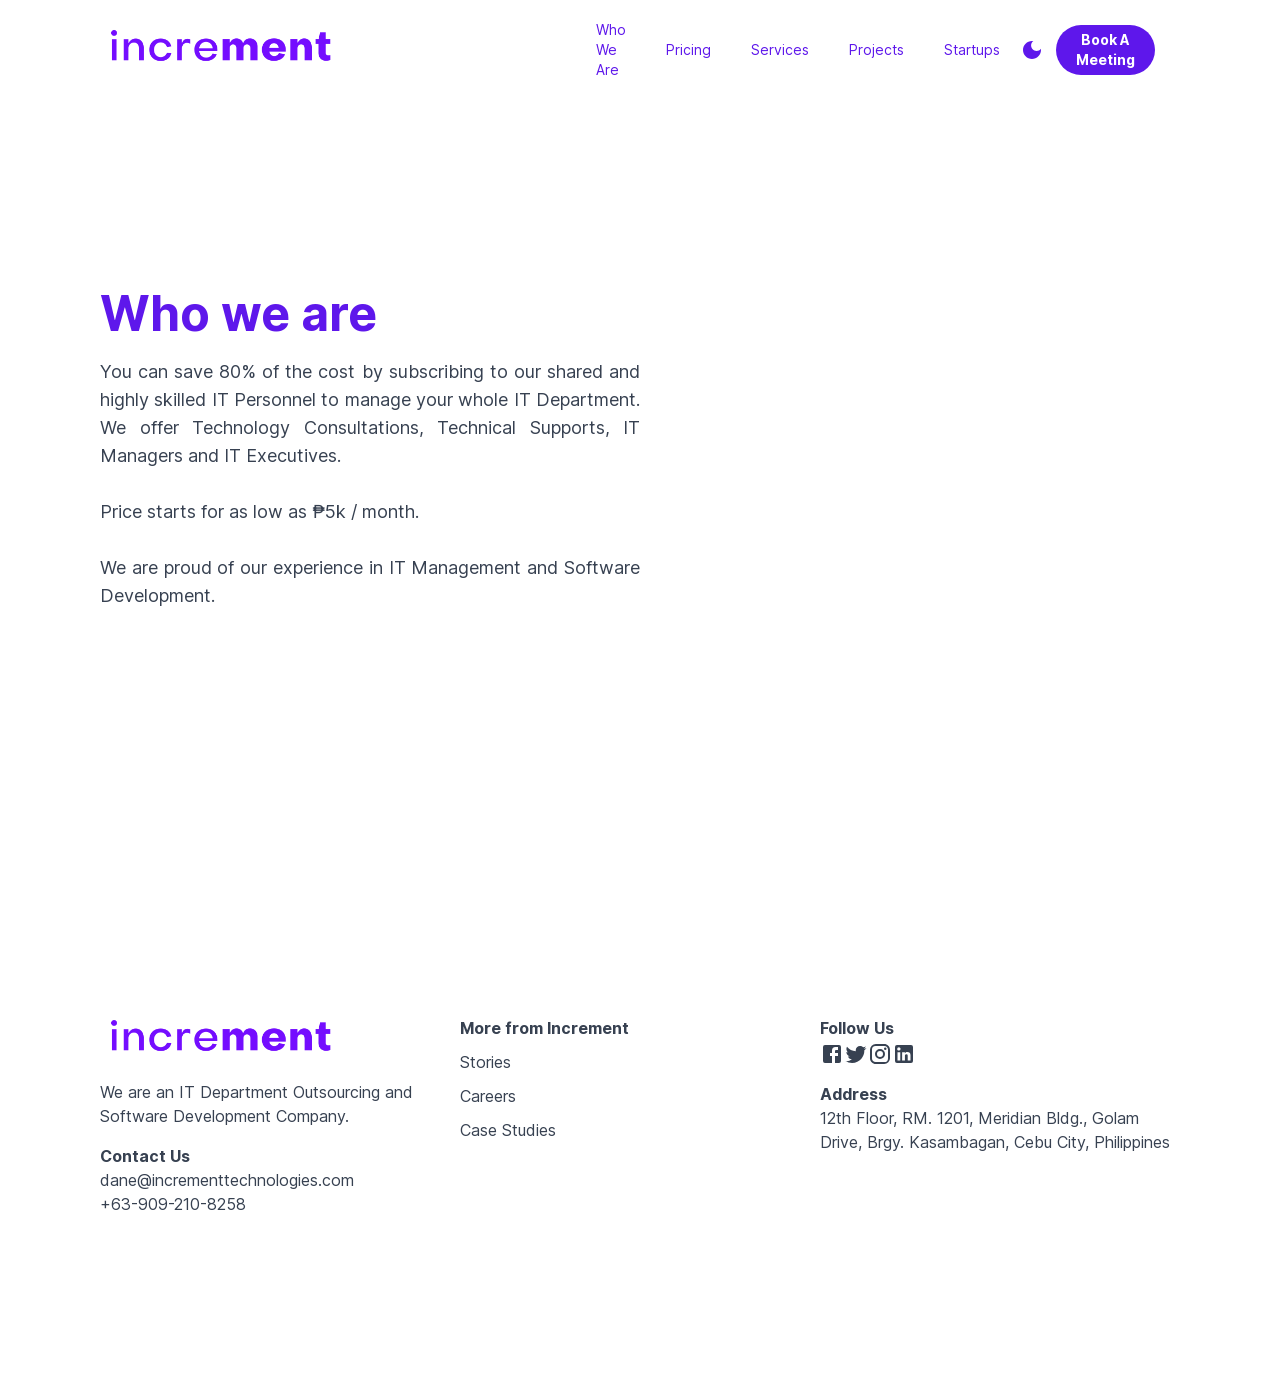
<file: technologies.html>
<!DOCTYPE html><html lang="en"><head><meta charSet="utf-8"/><link rel="preload" as="font" href="/_next/static/media/2aaf0723e720e8b9-s.p.woff2" crossorigin="" type="font/woff2"/><link rel="stylesheet" href="/_next/static/css/718f5c7553569503.css" data-precedence="next"/><title>Increment: An IT Department Outsourcing and Software Development Company</title><meta name="description" content="We offer subscription services for a shared and Higly Skilled IT Personnel from Consultants for ₱5k, Technical Supports for ₱15k, IT Managers for ₱25k and IT Executives for ₱50k. Work setup will be virtual and upon request for onsite type of work."/><meta name="viewport" content="width=device-width, initial-scale=1"/><meta property="og:title" content="Increment: An IT Department Outsourcing and Software Development Company"/><meta property="og:description" content="We offer subscription services for a shared and Higly Skilled IT Personnel from Consultants for ₱5k, Technical Supports for ₱15k, IT Managers for ₱25k and IT Executives for ₱50k. Work setup will be virtual and upon request for onsite type of work."/><meta property="og:locale" content="en_US"/><meta property="og:image" content="https://incrementtechnologies.com/img/incrementmeta.png"/><meta property="og:image:width" content="1920"/><meta property="og:image:height" content="1080"/><meta property="og:type" content="website"/><meta name="twitter:card" content="summary_large_image"/><meta name="twitter:title" content="Increment: An IT Department Outsourcing and Software Development Company"/><meta name="twitter:description" content="We offer subscription services for a shared and Higly Skilled IT Personnel from Consultants for ₱5k, Technical Supports for ₱15k, IT Managers for ₱25k and IT Executives for ₱50k. Work setup will be virtual and upon request for onsite type of work."/><meta name="twitter:image" content="https://incrementtechnologies.com/img/incrementmeta.png"/><link rel="icon" href="/favicon.ico" type="image/x-icon" sizes="any"/><meta name="next-size-adjust"/><script src="/_next/static/chunks/polyfills-78c92fac7aa8fdd8.js" noModule=""></script></head><body class="__className_0ec1f4"><div class="w-full h-[100vh] float-left"><nav data-headlessui-state=""><div class="bg-white dark:bg-purple z-40 float-left w-full h-[100px] fixed text-purple dark:text-white md:block lg:flex xl:block"><div class="lg:block xl:block 2xl:block sm:hidden md:hidden xs:hidden"><div class="w-[45%] h-[100px] float-left content-center items-center flex href-link px-[100px]"><div class="w-full h-[80px] dark-logo dark:light-logo cursor-pointer"></div></div><div class="h-[100px] w-[50%] flex flex-row content-center items-center float-left justify-between pr-[100px]"><div></div><div class="md:w-[100%] lg:w-[130%] xl:w-[100%] 2xl:w-[95%] float-right flex justify-between items-center content-center"><span class="href-link cursor-pointer hover:underline px-[20px] pr-[20px] sm:text-xs md:text-sm lg:text-md ">Who We Are</span><span class="href-link cursor-pointer hover:underline px-[20px] pr-[20px] sm:text-xs md:text-sm lg:text-md ">Pricing</span><span class="href-link cursor-pointer hover:underline px-[20px] pr-[20px] sm:text-xs md:text-sm lg:text-md ">Services</span><span class="href-link cursor-pointer hover:underline px-[20px] pr-[20px] sm:text-xs md:text-sm lg:text-md ">Projects</span><span class="href-link cursor-pointer hover:underline px-[20px] pr-[20px] sm:text-xs md:text-sm lg:text-md ">Startups</span><style data-emotion="css vubbuv">.css-vubbuv{-webkit-user-select:none;-moz-user-select:none;-ms-user-select:none;user-select:none;width:1em;height:1em;display:inline-block;fill:currentColor;-webkit-flex-shrink:0;-ms-flex-negative:0;flex-shrink:0;-webkit-transition:fill 200ms cubic-bezier(0.4, 0, 0.2, 1) 0ms;transition:fill 200ms cubic-bezier(0.4, 0, 0.2, 1) 0ms;font-size:1.5rem;}</style><style data-emotion="css 1tdger0">.css-1tdger0{-webkit-user-select:none;-moz-user-select:none;-ms-user-select:none;user-select:none;width:1em;height:1em;display:inline-block;fill:currentColor;-webkit-flex-shrink:0;-ms-flex-negative:0;flex-shrink:0;-webkit-transition:fill 200ms cubic-bezier(0.4, 0, 0.2, 1) 0ms;transition:fill 200ms cubic-bezier(0.4, 0, 0.2, 1) 0ms;font-size:1.5rem;-webkit-user-select:none;-moz-user-select:none;-ms-user-select:none;user-select:none;width:1em;height:1em;display:inline-block;fill:currentColor;-webkit-flex-shrink:0;-ms-flex-negative:0;flex-shrink:0;-webkit-transition:fill 200ms cubic-bezier(0.4, 0, 0.2, 1) 0ms;transition:fill 200ms cubic-bezier(0.4, 0, 0.2, 1) 0ms;font-size:1.5rem;}</style><svg class="MuiSvgIcon-root MuiSvgIcon-fontSizeMedium MuiSvgIcon-root MuiSvgIcon-fontSizeMedium cursor-pointer css-1tdger0" focusable="false" aria-hidden="true" viewBox="0 0 24 24" data-testid="DarkModeIcon"><path d="M12 3c-4.97 0-9 4.03-9 9s4.03 9 9 9 9-4.03 9-9c0-.46-.04-.92-.1-1.36-.98 1.37-2.58 2.26-4.4 2.26-2.98 0-5.4-2.42-5.4-5.4 0-1.81.89-3.42 2.26-4.4-.44-.06-.9-.1-1.36-.1z"></path></svg><span class="flex lg:m-3"><a target="_blank" href="https://calendly.com/incrementtechnnologies/30min" class="xs:text-center md:text-center sm:text-center sm:text-xs md:text-sm lg:text-md"><div class="px-[40px] pr-[40px] font-bold h-[60px] lg:pr-[20px] lg:px-[20px] lg:h-[50px] cursor-pointer content-center items-center float-left flex rounded-[30px] text-white dark:text-purple bg-purple dark:bg-white">Book A Meeting</div></a></span></div></div></div><div class="sm:block md:block xs:block lg:hidden 2xl:hidden"><div class="w-full h-[100px] float-left content-center items-center flex href-link justify-between px-[20px] pr-[20px] "><span class="h-[80px] w-[90%]"><div class="w-full h-[80px] dark-logo dark:light-logo cursor-pointer"></div></span><style data-emotion="css vubbuv">.css-vubbuv{-webkit-user-select:none;-moz-user-select:none;-ms-user-select:none;user-select:none;width:1em;height:1em;display:inline-block;fill:currentColor;-webkit-flex-shrink:0;-ms-flex-negative:0;flex-shrink:0;-webkit-transition:fill 200ms cubic-bezier(0.4, 0, 0.2, 1) 0ms;transition:fill 200ms cubic-bezier(0.4, 0, 0.2, 1) 0ms;font-size:1.5rem;}</style><style data-emotion="css 1tdger0">.css-1tdger0{-webkit-user-select:none;-moz-user-select:none;-ms-user-select:none;user-select:none;width:1em;height:1em;display:inline-block;fill:currentColor;-webkit-flex-shrink:0;-ms-flex-negative:0;flex-shrink:0;-webkit-transition:fill 200ms cubic-bezier(0.4, 0, 0.2, 1) 0ms;transition:fill 200ms cubic-bezier(0.4, 0, 0.2, 1) 0ms;font-size:1.5rem;-webkit-user-select:none;-moz-user-select:none;-ms-user-select:none;user-select:none;width:1em;height:1em;display:inline-block;fill:currentColor;-webkit-flex-shrink:0;-ms-flex-negative:0;flex-shrink:0;-webkit-transition:fill 200ms cubic-bezier(0.4, 0, 0.2, 1) 0ms;transition:fill 200ms cubic-bezier(0.4, 0, 0.2, 1) 0ms;font-size:1.5rem;}</style><svg class="MuiSvgIcon-root MuiSvgIcon-fontSizeMedium MuiSvgIcon-root MuiSvgIcon-fontSizeMedium cursor-pointer css-1tdger0" focusable="false" aria-hidden="true" viewBox="0 0 24 24" data-testid="MenuOutlinedIcon"><path d="M3 18h18v-2H3v2zm0-5h18v-2H3v2zm0-7v2h18V6H3z"></path></svg></div></div></div></nav><div class="w-full h-[100vh] float-left bg-white dark:bg-purple flex items-center content-center"><div class="w-full float-left lg:px-[100px] xl:px-[100px] 2xl:px-[100px] sm:px-[20px] md:px-[20px] xs:px-[20px]"><div class="lg:w-[50%] xl:w-[50%] 2xl:w-[50%] xs:w-full sm:w-full md:w-full float-left"><span class="font-bold w-full float-left text-purple dark:text-white lg:text-5xl xl:text-5xl 2xl:text-5xl sm:text-4xl xs:text-4xl md:text-4xl">Who we are</span><div class="w-full float-lef text-gray-700 dark:text-white"><span class="text-lg w-full float-left mt-[20px] text-justify"><p>You can save 80% of the cost by subscribing to our shared and highly skilled IT Personnel to manage your whole IT Department. We offer Technology Consultations, Technical Supports, IT Managers and IT Executives.</p><br/><p>Price starts for as low as ₱5k / month.</p><br/><p>We are proud of our experience in IT Management and Software Development.</p></span></div></div><div class="lg:w-[50%] xl:w-[50%] 2xl:w-[50%] xs:w-full sm:w-full md:w-full float-left"></div></div></div><div class="float-left min-h-[500px] overflow-hidden bg-white dark:bg-purple text-gray-700 dark:text-white w-full pb-[50px] lg:px-[100px] xl:px-[100px] 2xl:px-[100px] sm:px-[20px] md:px-[20px] xs:px-[20px]"><div class="mt-[100px] w-full footer-bg-light dark:footer-bg-dark overflow-hidden"><div class="lg:w-1/3 2x:w-1/3 xl:w-1/3 md:w-full sm:w-full xs:w-full float-left"><div class="w-full float-left"><div class="w-full float-left"><div class="w-full h-[80px] dark-logo dark:light-logo cursor-pointer"></div></div></div><div class="w-full float-left">We are an IT Department Outsourcing and Software Development Company.</div><div class="w-full float-left"><h2 class="font-bold mt-4">Contact Us</h2><p>dane@incrementtechnologies.com</p><p>+63-909-210-8258</p></div></div><div class="lg:w-1/3 2x:w-1/3 xl:w-1/3 md:w-full sm:w-full xs:w-full float-left"><div class="w-full float-left"><h2 class="font-bold mt-4">More from Increment</h2><p class="mt-[10px] mb-[10px] cursor-pointer hover:underline">Stories</p><p class="mt-[10px] mb-[10px] cursor-pointer hover:underline">Careers</p><p class="mt-[10px] mb-[10px] cursor-pointer hover:underline">Case Studies</p></div></div><div class="lg:w-1/3 2x:w-1/3 xl:w-1/3 md:w-full sm:w-full xs:w-full float-left"><div class="w-full float-left"><h2 class="font-bold mt-4">Follow Us</h2><span><style data-emotion="css vubbuv">.css-vubbuv{-webkit-user-select:none;-moz-user-select:none;-ms-user-select:none;user-select:none;width:1em;height:1em;display:inline-block;fill:currentColor;-webkit-flex-shrink:0;-ms-flex-negative:0;flex-shrink:0;-webkit-transition:fill 200ms cubic-bezier(0.4, 0, 0.2, 1) 0ms;transition:fill 200ms cubic-bezier(0.4, 0, 0.2, 1) 0ms;font-size:1.5rem;}</style><style data-emotion="css 1tdger0">.css-1tdger0{-webkit-user-select:none;-moz-user-select:none;-ms-user-select:none;user-select:none;width:1em;height:1em;display:inline-block;fill:currentColor;-webkit-flex-shrink:0;-ms-flex-negative:0;flex-shrink:0;-webkit-transition:fill 200ms cubic-bezier(0.4, 0, 0.2, 1) 0ms;transition:fill 200ms cubic-bezier(0.4, 0, 0.2, 1) 0ms;font-size:1.5rem;-webkit-user-select:none;-moz-user-select:none;-ms-user-select:none;user-select:none;width:1em;height:1em;display:inline-block;fill:currentColor;-webkit-flex-shrink:0;-ms-flex-negative:0;flex-shrink:0;-webkit-transition:fill 200ms cubic-bezier(0.4, 0, 0.2, 1) 0ms;transition:fill 200ms cubic-bezier(0.4, 0, 0.2, 1) 0ms;font-size:1.5rem;}</style><svg class="MuiSvgIcon-root MuiSvgIcon-fontSizeMedium MuiSvgIcon-root MuiSvgIcon-fontSizeMedium text-4xl cursor-pointer css-1tdger0" focusable="false" aria-hidden="true" viewBox="0 0 24 24" data-testid="FacebookIcon"><path d="M5 3h14a2 2 0 0 1 2 2v14a2 2 0 0 1-2 2H5a2 2 0 0 1-2-2V5a2 2 0 0 1 2-2m13 2h-2.5A3.5 3.5 0 0 0 12 8.5V11h-2v3h2v7h3v-7h3v-3h-3V9a1 1 0 0 1 1-1h2V5z"></path></svg><style data-emotion="css vubbuv">.css-vubbuv{-webkit-user-select:none;-moz-user-select:none;-ms-user-select:none;user-select:none;width:1em;height:1em;display:inline-block;fill:currentColor;-webkit-flex-shrink:0;-ms-flex-negative:0;flex-shrink:0;-webkit-transition:fill 200ms cubic-bezier(0.4, 0, 0.2, 1) 0ms;transition:fill 200ms cubic-bezier(0.4, 0, 0.2, 1) 0ms;font-size:1.5rem;}</style><style data-emotion="css 1tdger0">.css-1tdger0{-webkit-user-select:none;-moz-user-select:none;-ms-user-select:none;user-select:none;width:1em;height:1em;display:inline-block;fill:currentColor;-webkit-flex-shrink:0;-ms-flex-negative:0;flex-shrink:0;-webkit-transition:fill 200ms cubic-bezier(0.4, 0, 0.2, 1) 0ms;transition:fill 200ms cubic-bezier(0.4, 0, 0.2, 1) 0ms;font-size:1.5rem;-webkit-user-select:none;-moz-user-select:none;-ms-user-select:none;user-select:none;width:1em;height:1em;display:inline-block;fill:currentColor;-webkit-flex-shrink:0;-ms-flex-negative:0;flex-shrink:0;-webkit-transition:fill 200ms cubic-bezier(0.4, 0, 0.2, 1) 0ms;transition:fill 200ms cubic-bezier(0.4, 0, 0.2, 1) 0ms;font-size:1.5rem;}</style><svg class="MuiSvgIcon-root MuiSvgIcon-fontSizeMedium MuiSvgIcon-root MuiSvgIcon-fontSizeMedium text-4xl cursor-pointer css-1tdger0" focusable="false" aria-hidden="true" viewBox="0 0 24 24" data-testid="TwitterIcon"><path d="M22.46 6c-.77.35-1.6.58-2.46.69.88-.53 1.56-1.37 1.88-2.38-.83.5-1.75.85-2.72 1.05C18.37 4.5 17.26 4 16 4c-2.35 0-4.27 1.92-4.27 4.29 0 .34.04.67.11.98C8.28 9.09 5.11 7.38 3 4.79c-.37.63-.58 1.37-.58 2.15 0 1.49.75 2.81 1.91 3.56-.71 0-1.37-.2-1.95-.5v.03c0 2.08 1.48 3.82 3.44 4.21a4.22 4.22 0 0 1-1.93.07 4.28 4.28 0 0 0 4 2.98 8.521 8.521 0 0 1-5.33 1.84c-.34 0-.68-.02-1.02-.06C3.44 20.29 5.7 21 8.12 21 16 21 20.33 14.46 20.33 8.79c0-.19 0-.37-.01-.56.84-.6 1.56-1.36 2.14-2.23z"></path></svg><style data-emotion="css vubbuv">.css-vubbuv{-webkit-user-select:none;-moz-user-select:none;-ms-user-select:none;user-select:none;width:1em;height:1em;display:inline-block;fill:currentColor;-webkit-flex-shrink:0;-ms-flex-negative:0;flex-shrink:0;-webkit-transition:fill 200ms cubic-bezier(0.4, 0, 0.2, 1) 0ms;transition:fill 200ms cubic-bezier(0.4, 0, 0.2, 1) 0ms;font-size:1.5rem;}</style><style data-emotion="css 1tdger0">.css-1tdger0{-webkit-user-select:none;-moz-user-select:none;-ms-user-select:none;user-select:none;width:1em;height:1em;display:inline-block;fill:currentColor;-webkit-flex-shrink:0;-ms-flex-negative:0;flex-shrink:0;-webkit-transition:fill 200ms cubic-bezier(0.4, 0, 0.2, 1) 0ms;transition:fill 200ms cubic-bezier(0.4, 0, 0.2, 1) 0ms;font-size:1.5rem;-webkit-user-select:none;-moz-user-select:none;-ms-user-select:none;user-select:none;width:1em;height:1em;display:inline-block;fill:currentColor;-webkit-flex-shrink:0;-ms-flex-negative:0;flex-shrink:0;-webkit-transition:fill 200ms cubic-bezier(0.4, 0, 0.2, 1) 0ms;transition:fill 200ms cubic-bezier(0.4, 0, 0.2, 1) 0ms;font-size:1.5rem;}</style><svg class="MuiSvgIcon-root MuiSvgIcon-fontSizeMedium MuiSvgIcon-root MuiSvgIcon-fontSizeMedium text-4xl cursor-pointer css-1tdger0" focusable="false" aria-hidden="true" viewBox="0 0 24 24" data-testid="InstagramIcon"><path d="M7.8 2h8.4C19.4 2 22 4.6 22 7.8v8.4a5.8 5.8 0 0 1-5.8 5.8H7.8C4.6 22 2 19.4 2 16.2V7.8A5.8 5.8 0 0 1 7.8 2m-.2 2A3.6 3.6 0 0 0 4 7.6v8.8C4 18.39 5.61 20 7.6 20h8.8a3.6 3.6 0 0 0 3.6-3.6V7.6C20 5.61 18.39 4 16.4 4H7.6m9.65 1.5a1.25 1.25 0 0 1 1.25 1.25A1.25 1.25 0 0 1 17.25 8 1.25 1.25 0 0 1 16 6.75a1.25 1.25 0 0 1 1.25-1.25M12 7a5 5 0 0 1 5 5 5 5 0 0 1-5 5 5 5 0 0 1-5-5 5 5 0 0 1 5-5m0 2a3 3 0 0 0-3 3 3 3 0 0 0 3 3 3 3 0 0 0 3-3 3 3 0 0 0-3-3z"></path></svg><style data-emotion="css vubbuv">.css-vubbuv{-webkit-user-select:none;-moz-user-select:none;-ms-user-select:none;user-select:none;width:1em;height:1em;display:inline-block;fill:currentColor;-webkit-flex-shrink:0;-ms-flex-negative:0;flex-shrink:0;-webkit-transition:fill 200ms cubic-bezier(0.4, 0, 0.2, 1) 0ms;transition:fill 200ms cubic-bezier(0.4, 0, 0.2, 1) 0ms;font-size:1.5rem;}</style><style data-emotion="css 1tdger0">.css-1tdger0{-webkit-user-select:none;-moz-user-select:none;-ms-user-select:none;user-select:none;width:1em;height:1em;display:inline-block;fill:currentColor;-webkit-flex-shrink:0;-ms-flex-negative:0;flex-shrink:0;-webkit-transition:fill 200ms cubic-bezier(0.4, 0, 0.2, 1) 0ms;transition:fill 200ms cubic-bezier(0.4, 0, 0.2, 1) 0ms;font-size:1.5rem;-webkit-user-select:none;-moz-user-select:none;-ms-user-select:none;user-select:none;width:1em;height:1em;display:inline-block;fill:currentColor;-webkit-flex-shrink:0;-ms-flex-negative:0;flex-shrink:0;-webkit-transition:fill 200ms cubic-bezier(0.4, 0, 0.2, 1) 0ms;transition:fill 200ms cubic-bezier(0.4, 0, 0.2, 1) 0ms;font-size:1.5rem;}</style><svg class="MuiSvgIcon-root MuiSvgIcon-fontSizeMedium MuiSvgIcon-root MuiSvgIcon-fontSizeMedium text-4xl cursor-pointer css-1tdger0" focusable="false" aria-hidden="true" viewBox="0 0 24 24" data-testid="LinkedInIcon"><path d="M19 3a2 2 0 0 1 2 2v14a2 2 0 0 1-2 2H5a2 2 0 0 1-2-2V5a2 2 0 0 1 2-2h14m-.5 15.5v-5.3a3.26 3.26 0 0 0-3.26-3.26c-.85 0-1.84.52-2.32 1.3v-1.11h-2.79v8.37h2.79v-4.93c0-.77.62-1.4 1.39-1.4a1.4 1.4 0 0 1 1.4 1.4v4.93h2.79M6.88 8.56a1.68 1.68 0 0 0 1.68-1.68c0-.93-.75-1.69-1.68-1.69a1.69 1.69 0 0 0-1.69 1.69c0 .93.76 1.68 1.69 1.68m1.39 9.94v-8.37H5.5v8.37h2.77z"></path></svg></span></div><div class="w-full float-left"><h2 class="font-bold mt-4">Address</h2><p>12th Floor, RM. 1201, Meridian Bldg., Golam Drive, Brgy. Kasambagan, Cebu City, Philippines</p></div></div></div></div></div><script src="/_next/static/chunks/webpack-70b6df8af652756f.js" async=""></script><script src="/_next/static/chunks/bce60fc1-184a191bc2c2ac2f.js" async=""></script><script src="/_next/static/chunks/488-81c7b5ccec48f424.js" async=""></script><script src="/_next/static/chunks/main-app-4bcf3a245fc02ebe.js" async=""></script><script>(self.__next_f=self.__next_f||[]).push([0])</script><script>self.__next_f.push([1,"1:HL[\"/_next/static/media/2aaf0723e720e8b9-s.p.woff2\",{\"as\":\"font\",\"type\":\"font/woff2\"}]\n2:HL[\"/_next/static/css/718f5c7553569503.css\",{\"as\":\"style\"}]\n0:\"$L3\"\n"])</script><script>self.__next_f.push([1,"4:I{\"id\":\"8827\",\"chunks\":[\"272:static/chunks/webpack-70b6df8af652756f.js\",\"253:static/chunks/bce60fc1-184a191bc2c2ac2f.js\",\"488:static/chunks/488-81c7b5ccec48f424.js\"],\"name\":\"\",\"async\":false}\n6:I{\"id\":\"9126\",\"chunks\":[\"272:static/chunks/webpack-70b6df8af652756f.js\",\"253:static/chunks/bce60fc1-184a191bc2c2ac2f.js\",\"488:static/chunks/488-81c7b5ccec48f424.js\"],\"name\":\"\",\"async\":false}\n8:I{\"id\":\"4463\",\"chunks\":[\"272:static/chunks/webpack-70b6df8af652756f.js\",\"253:static/chunks/bce60fc1-184a191bc2c2ac2f.js\",\"48"])</script><script>self.__next_f.push([1,"8:static/chunks/488-81c7b5ccec48f424.js\"],\"name\":\"\",\"async\":false}\n9:I{\"id\":\"1010\",\"chunks\":[\"272:static/chunks/webpack-70b6df8af652756f.js\",\"253:static/chunks/bce60fc1-184a191bc2c2ac2f.js\",\"488:static/chunks/488-81c7b5ccec48f424.js\"],\"name\":\"\",\"async\":false}\na:I{\"id\":\"4480\",\"chunks\":[\"199:static/chunks/199-8bba1354498726b3.js\",\"707:static/chunks/707-a994c4223039e836.js\",\"625:static/chunks/625-28757f226ac0c3d0.js\",\"230:static/chunks/app/whoweare/page-1d1aca9d736c6369.js\"],\"name\":\"\",\"async\":false}\nb:I{\"id\":\""])</script><script>self.__next_f.push([1,"9146\",\"chunks\":[\"199:static/chunks/199-8bba1354498726b3.js\",\"707:static/chunks/707-a994c4223039e836.js\",\"625:static/chunks/625-28757f226ac0c3d0.js\",\"230:static/chunks/app/whoweare/page-1d1aca9d736c6369.js\"],\"name\":\"\",\"async\":false}\n"])</script><script>self.__next_f.push([1,"3:[[[\"$\",\"link\",\"0\",{\"rel\":\"stylesheet\",\"href\":\"/_next/static/css/718f5c7553569503.css\",\"precedence\":\"next\"}]],[\"$\",\"$L4\",null,{\"assetPrefix\":\"\",\"initialCanonicalUrl\":\"/technologies\",\"initialTree\":[\"\",{\"children\":[\"technologies\",{\"children\":[\"__PAGE__\",{}]}]},\"$undefined\",\"$undefined\",true],\"initialHead\":[\"$L5\",[\"$\",\"meta\",null,{\"name\":\"next-size-adjust\"}]],\"globalErrorComponent\":\"$6\",\"notFound\":[\"$\",\"html\",null,{\"lang\":\"en\",\"children\":[\"$\",\"body\",null,{\"className\":\"__className_0ec1f4\",\"children\":[\"$L7\",\"$undefined\",[[\"$\",\"title\",null,{\"children\":\"404: This page could not be found.\"}],[\"$\",\"div\",null,{\"style\":{\"fontFamily\":\"system-ui,\\\"Segoe UI\\\",Roboto,Helvetica,Arial,sans-serif,\\\"Apple Color Emoji\\\",\\\"Segoe UI Emoji\\\"\",\"height\":\"100vh\",\"textAlign\":\"center\",\"display\":\"flex\",\"flexDirection\":\"column\",\"alignItems\":\"center\",\"justifyContent\":\"center\"},\"children\":[\"$\",\"div\",null,{\"children\":[[\"$\",\"style\",null,{\"dangerouslySetInnerHTML\":{\"__html\":\"body{color:#000;background:#fff;margin:0}.next-error-h1{border-right:1px solid rgba(0,0,0,.3)}@media (prefers-color-scheme:dark){body{color:#fff;background:#000}.next-error-h1{border-right:1px solid rgba(255,255,255,.3)}}\"}}],[\"$\",\"h1\",null,{\"className\":\"next-error-h1\",\"style\":{\"display\":\"inline-block\",\"margin\":\"0 20px 0 0\",\"padding\":\"0 23px 0 0\",\"fontSize\":24,\"fontWeight\":500,\"verticalAlign\":\"top\",\"lineHeight\":\"49px\"},\"children\":\"404\"}],[\"$\",\"div\",null,{\"style\":{\"display\":\"inline-block\"},\"children\":[\"$\",\"h2\",null,{\"style\":{\"fontSize\":14,\"fontWeight\":400,\"lineHeight\":\"49px\",\"margin\":0},\"children\":\"This page could not be found.\"}]}]]}]}]]]}]}],\"asNotFound\":false,\"children\":[[\"$\",\"html\",null,{\"lang\":\"en\",\"children\":[\"$\",\"body\",null,{\"className\":\"__className_0ec1f4\",\"children\":[\"$\",\"$L8\",null,{\"parallelRouterKey\":\"children\",\"segmentPath\":[\"children\"],\"error\":\"$undefined\",\"errorStyles\":\"$undefined\",\"loading\":\"$undefined\",\"loadingStyles\":\"$undefined\",\"hasLoading\":false,\"template\":[\"$\",\"$L9\",null,{}],\"templateStyles\":\"$undefined\",\"notFound\":\"$undefined\",\"notFoundStyles\":\"$undefined\",\"childProp\":{\"current\":[\"$\",\"$L8\",null,{\"parallelRouterKey\":\"children\",\"segmentPath\":[\"children\",\"technologies\",\"children\"],\"error\":\"$undefined\",\"errorStyles\":\"$undefined\",\"loading\":\"$undefined\",\"loadingStyles\":\"$undefined\",\"hasLoading\":false,\"template\":[\"$\",\"$L9\",null,{}],\"templateStyles\":\"$undefined\",\"notFound\":\"$undefined\",\"notFoundStyles\":\"$undefined\",\"childProp\":{\"current\":[[\"$\",\"div\",null,{\"className\":\"w-full h-[100vh] float-left\",\"children\":[[\"$\",\"$La\",null,{}],[\"$\",\"div\",null,{\"className\":\"w-full h-[100vh] float-left bg-white dark:bg-purple flex items-center content-center\",\"children\":[\"$\",\"div\",null,{\"className\":\"w-full float-left lg:px-[100px] xl:px-[100px] 2xl:px-[100px] sm:px-[20px] md:px-[20px] xs:px-[20px]\",\"children\":[[\"$\",\"div\",null,{\"className\":\"lg:w-[50%] xl:w-[50%] 2xl:w-[50%] xs:w-full sm:w-full md:w-full float-left\",\"children\":[[\"$\",\"span\",null,{\"className\":\"font-bold w-full float-left text-purple dark:text-white lg:text-5xl xl:text-5xl 2xl:text-5xl sm:text-4xl xs:text-4xl md:text-4xl\",\"children\":\"Who we are\"}],[\"$\",\"div\",null,{\"className\":\"w-full float-lef text-gray-700 dark:text-white\",\"children\":[\"$\",\"span\",null,{\"className\":\"text-lg w-full float-left mt-[20px] text-justify\",\"children\":[[\"$\",\"p\",null,{\"children\":\"You can save 80% of the cost by subscribing to our shared and highly skilled IT Personnel to manage your whole IT Department. We offer Technology Consultations, Technical Supports, IT Managers and IT Executives.\"}],[\"$\",\"br\",null,{}],[\"$\",\"p\",null,{\"children\":\"Price starts for as low as ₱5k / month.\"}],[\"$\",\"br\",null,{}],[\"$\",\"p\",null,{\"children\":\"We are proud of our experience in IT Management and Software Development.\"}]]}]}]]}],[\"$\",\"div\",null,{\"className\":\"lg:w-[50%] xl:w-[50%] 2xl:w-[50%] xs:w-full sm:w-full md:w-full float-left\"}]]}]}],[\"$\",\"$Lb\",null,{}]]}],null],\"segment\":\"__PAGE__\"},\"styles\":[]}],\"segment\":\"technologies\"},\"styles\":[]}]}]}],null]}]]\n"])</script><script>self.__next_f.push([1,"7:[[\"$\",\"meta\",\"0\",{\"charSet\":\"utf-8\"}],[\"$\",\"meta\",\"1\",{\"name\":\"viewport\",\"content\":\"width=device-width, initial-scale=1\"}]]\n"])</script><script>self.__next_f.push([1,"5:[[\"$\",\"meta\",\"0\",{\"charSet\":\"utf-8\"}],[\"$\",\"title\",\"1\",{\"children\":\"Increment: An IT Department Outsourcing and Software Development Company\"}],[\"$\",\"meta\",\"2\",{\"name\":\"description\",\"content\":\"We offer subscription services for a shared and Higly Skilled IT Personnel from Consultants for ₱5k, Technical Supports for ₱15k, IT Managers for ₱25k and IT Executives for ₱50k. Work setup will be virtual and upon request for onsite type of work.\"}],[\"$\",\"meta\",\"3\",{\"name\":\"viewport\",\"content\":\"width=device-width, initial-scale=1\"}],[\"$\",\"meta\",\"4\",{\"property\":\"og:title\",\"content\":\"Increment: An IT Department Outsourcing and Software Development Company\"}],[\"$\",\"meta\",\"5\",{\"property\":\"og:description\",\"content\":\"We offer subscription services for a shared and Higly Skilled IT Personnel from Consultants for ₱5k, Technical Supports for ₱15k, IT Managers for ₱25k and IT Executives for ₱50k. Work setup will be virtual and upon request for onsite type of work.\"}],[\"$\",\"meta\",\"6\",{\"property\":\"og:locale\",\"content\":\"en_US\"}],[\"$\",\"meta\",\"7\",{\"property\":\"og:image\",\"content\":\"https://incrementtechnologies.com/img/incrementmeta.png\"}],[\"$\",\"meta\",\"8\",{\"property\":\"og:image:width\",\"content\":\"1920\"}],[\"$\",\"meta\",\"9\",{\"property\":\"og:image:height\",\"content\":\"1080\"}],[\"$\",\"meta\",\"10\",{\"property\":\"og:type\",\"content\":\"website\"}],[\"$\",\"meta\",\"11\",{\"name\":\"twitter:card\",\"content\":\"summary_large_image\"}],[\"$\",\"meta\",\"12\",{\"name\":\"twitter:title\",\"content\":\"Increment: An IT Department Outsourcing and Software Development Company\"}],[\"$\",\"meta\",\"13\",{\"name\":\"twitter:description\",\"content\":\"We offer subscription services for a shared and Higly Skilled IT Personnel from Consultants for ₱5k, Technical Supports for ₱15k, IT Managers for ₱25k and IT Executives for ₱50k. Work setup will be virtual and upon request for onsite type of work.\"}],[\"$\",\"meta\",\"14\",{\"name\":\"twitter:image\",\"content\":\"https://incrementtechnologies.com/img/incrementmeta.png\"}],[\"$\",\"link\",\"15\",{\"rel\":\"icon\",\"href\":\"/favicon.ico\",\"type\":\"image/x-icon\",\"sizes\":\"any\"}]]\n"])</script></body></html>
</file>
<file: _next/static/css/718f5c7553569503.css>
@font-face{font-family:__Inter_0ec1f4;font-style:normal;font-weight:100 900;font-display:swap;src:url(/_next/static/media/d1d9458b69004127-s.woff2) format("woff2");unicode-range:U+0460-052f,U+1c80-1c88,U+20b4,U+2de0-2dff,U+a640-a69f,U+fe2e-fe2f}@font-face{font-family:__Inter_0ec1f4;font-style:normal;font-weight:100 900;font-display:swap;src:url(/_next/static/media/b967158bc7d7a9fb-s.woff2) format("woff2");unicode-range:U+0301,U+0400-045f,U+0490-0491,U+04b0-04b1,U+2116}@font-face{font-family:__Inter_0ec1f4;font-style:normal;font-weight:100 900;font-display:swap;src:url(/_next/static/media/ae9ae6716d4f8bf8-s.woff2) format("woff2");unicode-range:U+1f??}@font-face{font-family:__Inter_0ec1f4;font-style:normal;font-weight:100 900;font-display:swap;src:url(/_next/static/media/c0f5ec5bbf5913b7-s.woff2) format("woff2");unicode-range:U+0370-03ff}@font-face{font-family:__Inter_0ec1f4;font-style:normal;font-weight:100 900;font-display:swap;src:url(/_next/static/media/b1db3e28af9ef94a-s.woff2) format("woff2");unicode-range:U+0102-0103,U+0110-0111,U+0128-0129,U+0168-0169,U+01a0-01a1,U+01af-01b0,U+0300-0301,U+0303-0304,U+0308-0309,U+0323,U+0329,U+1ea0-1ef9,U+20ab}@font-face{font-family:__Inter_0ec1f4;font-style:normal;font-weight:100 900;font-display:swap;src:url(/_next/static/media/9c4f34569c9b36ca-s.woff2) format("woff2");unicode-range:U+0100-02af,U+0304,U+0308,U+0329,U+1e00-1e9f,U+1ef2-1eff,U+2020,U+20a0-20ab,U+20ad-20cf,U+2113,U+2c60-2c7f,U+a720-a7ff}@font-face{font-family:__Inter_0ec1f4;font-style:normal;font-weight:100 900;font-display:swap;src:url(/_next/static/media/2aaf0723e720e8b9-s.p.woff2) format("woff2");unicode-range:U+00??,U+0131,U+0152-0153,U+02bb-02bc,U+02c6,U+02da,U+02dc,U+0304,U+0308,U+0329,U+2000-206f,U+2074,U+20ac,U+2122,U+2191,U+2193,U+2212,U+2215,U+feff,U+fffd}@font-face{font-family:__Inter_Fallback_0ec1f4;src:local("Arial");ascent-override:90.20%;descent-override:22.48%;line-gap-override:0.00%;size-adjust:107.40%}.__className_0ec1f4{font-family:__Inter_0ec1f4,__Inter_Fallback_0ec1f4;font-style:normal}

/*
! tailwindcss v3.3.2 | MIT License | https://tailwindcss.com
*/*,:after,:before{box-sizing:border-box;border:0 solid #e5e7eb}:after,:before{--tw-content:""}html{line-height:1.5;-webkit-text-size-adjust:100%;-moz-tab-size:4;-o-tab-size:4;tab-size:4;font-family:ui-sans-serif,system-ui,-apple-system,BlinkMacSystemFont,Segoe UI,Roboto,Helvetica Neue,Arial,Noto Sans,sans-serif,Apple Color Emoji,Segoe UI Emoji,Segoe UI Symbol,Noto Color Emoji;font-feature-settings:normal;font-variation-settings:normal}body{margin:0;line-height:inherit}hr{height:0;color:inherit;border-top-width:1px}abbr:where([title]){-webkit-text-decoration:underline dotted;text-decoration:underline dotted}h1,h2,h3,h4,h5,h6{font-size:inherit;font-weight:inherit}a{color:inherit;text-decoration:inherit}b,strong{font-weight:bolder}code,kbd,pre,samp{font-family:ui-monospace,SFMono-Regular,Menlo,Monaco,Consolas,Liberation Mono,Courier New,monospace;font-size:1em}small{font-size:80%}sub,sup{font-size:75%;line-height:0;position:relative;vertical-align:baseline}sub{bottom:-.25em}sup{top:-.5em}table{text-indent:0;border-color:inherit;border-collapse:collapse}button,input,optgroup,select,textarea{font-family:inherit;font-size:100%;font-weight:inherit;line-height:inherit;color:inherit;margin:0;padding:0}button,select{text-transform:none}[type=button],[type=reset],[type=submit],button{-webkit-appearance:button;background-color:transparent;background-image:none}:-moz-focusring{outline:auto}:-moz-ui-invalid{box-shadow:none}progress{vertical-align:baseline}::-webkit-inner-spin-button,::-webkit-outer-spin-button{height:auto}[type=search]{-webkit-appearance:textfield;outline-offset:-2px}::-webkit-search-decoration{-webkit-appearance:none}::-webkit-file-upload-button{-webkit-appearance:button;font:inherit}summary{display:list-item}blockquote,dd,dl,figure,h1,h2,h3,h4,h5,h6,hr,p,pre{margin:0}fieldset{margin:0}fieldset,legend{padding:0}menu,ol,ul{list-style:none;margin:0;padding:0}textarea{resize:vertical}input::-moz-placeholder,textarea::-moz-placeholder{color:#9ca3af}input::placeholder,textarea::placeholder{color:#9ca3af}[role=button],button{cursor:pointer}:disabled{cursor:default}audio,canvas,embed,iframe,img,object,svg,video{display:block;vertical-align:middle}img,video{max-width:100%;height:auto}[hidden]{display:none}[multiple],[type=date],[type=datetime-local],[type=email],[type=month],[type=number],[type=password],[type=search],[type=tel],[type=text],[type=time],[type=url],[type=week],select,textarea{-webkit-appearance:none;-moz-appearance:none;appearance:none;background-color:#fff;border-color:#6b7280;border-width:1px;border-radius:0;padding:.5rem .75rem;font-size:1rem;line-height:1.5rem;--tw-shadow:0 0 #0000}[multiple]:focus,[type=date]:focus,[type=datetime-local]:focus,[type=email]:focus,[type=month]:focus,[type=number]:focus,[type=password]:focus,[type=search]:focus,[type=tel]:focus,[type=text]:focus,[type=time]:focus,[type=url]:focus,[type=week]:focus,select:focus,textarea:focus{outline:2px solid transparent;outline-offset:2px;--tw-ring-inset:var(--tw-empty,/*!*/ /*!*/);--tw-ring-offset-width:0px;--tw-ring-offset-color:#fff;--tw-ring-color:#1c64f2;--tw-ring-offset-shadow:var(--tw-ring-inset) 0 0 0 var(--tw-ring-offset-width) var(--tw-ring-offset-color);--tw-ring-shadow:var(--tw-ring-inset) 0 0 0 calc(1px + var(--tw-ring-offset-width)) var(--tw-ring-color);box-shadow:var(--tw-ring-offset-shadow),var(--tw-ring-shadow),var(--tw-shadow);border-color:#1c64f2}input::-moz-placeholder,textarea::-moz-placeholder{color:#6b7280;opacity:1}input::placeholder,textarea::placeholder{color:#6b7280;opacity:1}::-webkit-datetime-edit-fields-wrapper{padding:0}::-webkit-date-and-time-value{min-height:1.5em}select:not([size]){background-image:url("data:image/svg+xml,%3csvg xmlns='http://www.w3.org/2000/svg' fill='none' viewBox='0 0 20 20'%3e%3cpath stroke='%236B7280' stroke-linecap='round' stroke-linejoin='round' stroke-width='1.5' d='M6 8l4 4 4-4'/%3e%3c/svg%3e");background-position:right .5rem center;background-repeat:no-repeat;background-size:1.5em 1.5em;padding-right:2.5rem;-webkit-print-color-adjust:exact;print-color-adjust:exact}[multiple]{background-image:none;background-position:0 0;background-repeat:unset;background-size:initial;padding-right:.75rem;-webkit-print-color-adjust:unset;print-color-adjust:unset}[type=checkbox],[type=radio]{-webkit-appearance:none;-moz-appearance:none;appearance:none;padding:0;-webkit-print-color-adjust:exact;print-color-adjust:exact;display:inline-block;vertical-align:middle;background-origin:border-box;-webkit-user-select:none;-moz-user-select:none;user-select:none;flex-shrink:0;height:1rem;width:1rem;color:#1c64f2;background-color:#fff;border-color:#6b7280;border-width:1px;--tw-shadow:0 0 #0000}[type=checkbox]{border-radius:0}[type=radio]{border-radius:100%}[type=checkbox]:focus,[type=radio]:focus{outline:2px solid transparent;outline-offset:2px;--tw-ring-inset:var(--tw-empty,/*!*/ /*!*/);--tw-ring-offset-width:2px;--tw-ring-offset-color:#fff;--tw-ring-color:#1c64f2;--tw-ring-offset-shadow:var(--tw-ring-inset) 0 0 0 var(--tw-ring-offset-width) var(--tw-ring-offset-color);--tw-ring-shadow:var(--tw-ring-inset) 0 0 0 calc(2px + var(--tw-ring-offset-width)) var(--tw-ring-color);box-shadow:var(--tw-ring-offset-shadow),var(--tw-ring-shadow),var(--tw-shadow)}.dark [type=checkbox]:checked,.dark [type=radio]:checked,[type=checkbox]:checked,[type=radio]:checked{border-color:transparent;background-color:currentColor;background-size:100% 100%;background-position:50%;background-repeat:no-repeat}[type=checkbox]:checked{background-image:url("data:image/svg+xml,%3csvg viewBox='0 0 16 16' fill='white' xmlns='http://www.w3.org/2000/svg'%3e%3cpath d='M12.207 4.793a1 1 0 010 1.414l-5 5a1 1 0 01-1.414 0l-2-2a1 1 0 011.414-1.414L6.5 9.086l4.293-4.293a1 1 0 011.414 0z'/%3e%3c/svg%3e")}[type=radio]:checked{background-image:url("data:image/svg+xml,%3csvg viewBox='0 0 16 16' fill='white' xmlns='http://www.w3.org/2000/svg'%3e%3ccircle cx='8' cy='8' r='3'/%3e%3c/svg%3e")}[type=checkbox]:indeterminate{background-image:url("data:image/svg+xml,%3csvg xmlns='http://www.w3.org/2000/svg' fill='none' viewBox='0 0 16 16'%3e%3cpath stroke='white' stroke-linecap='round' stroke-linejoin='round' stroke-width='2' d='M4 8h8'/%3e%3c/svg%3e");border-color:transparent;background-color:currentColor;background-size:100% 100%;background-position:50%;background-repeat:no-repeat}[type=checkbox]:indeterminate:focus,[type=checkbox]:indeterminate:hover{border-color:transparent;background-color:currentColor}[type=file]{background:unset;border-color:inherit;border-width:0;border-radius:0;padding:0;font-size:unset;line-height:inherit}[type=file]:focus{outline:1px auto inherit}input[type=file]::file-selector-button{color:#fff;background:#1f2937;border:0;font-weight:500;font-size:.875rem;cursor:pointer;padding:.625rem 1rem .625rem 2rem;-webkit-margin-start:-1rem;margin-inline-start:-1rem;-webkit-margin-end:1rem;margin-inline-end:1rem}input[type=file]::file-selector-button:hover{background:#374151}.dark input[type=file]::file-selector-button{color:#fff;background:#4b5563}.dark input[type=file]::file-selector-button:hover{background:#6b7280}input[type=range]::-webkit-slider-thumb{height:1.25rem;width:1.25rem;background:#1c64f2;border-radius:9999px;border:0;appearance:none;-moz-appearance:none;-webkit-appearance:none;cursor:pointer}input[type=range]:disabled::-webkit-slider-thumb{background:#9ca3af}.dark input[type=range]:disabled::-webkit-slider-thumb{background:#6b7280}input[type=range]:focus::-webkit-slider-thumb{outline:2px solid transparent;outline-offset:2px;--tw-ring-offset-shadow:var(--tw-ring-inset) 0 0 0 var(--tw-ring-offset-width) var(--tw-ring-offset-color);--tw-ring-shadow:var(--tw-ring-inset) 0 0 0 calc(4px + var(--tw-ring-offset-width)) var(--tw-ring-color);box-shadow:var(--tw-ring-offset-shadow),var(--tw-ring-shadow),var(--tw-shadow,0 0 #0000);--tw-ring-opacity:1px;--tw-ring-color:rgb(164 202 254/var(--tw-ring-opacity))}input[type=range]::-moz-range-thumb{height:1.25rem;width:1.25rem;background:#1c64f2;border-radius:9999px;border:0;appearance:none;-moz-appearance:none;-webkit-appearance:none;cursor:pointer}input[type=range]:disabled::-moz-range-thumb{background:#9ca3af}.dark input[type=range]:disabled::-moz-range-thumb{background:#6b7280}input[type=range]::-moz-range-progress{background:#3f83f8}input[type=range]::-ms-fill-lower{background:#3f83f8}[data-popper-arrow],[data-popper-arrow]:before{position:absolute;width:8px;height:8px;background:inherit}[data-popper-arrow]{visibility:hidden}[data-popper-arrow]:after,[data-popper-arrow]:before{content:"";visibility:visible;transform:rotate(45deg)}[data-popper-arrow]:after{position:absolute;width:9px;height:9px;background:inherit}[role=tooltip]>[data-popper-arrow]:before{border-style:solid;border-color:#e5e7eb}.dark [role=tooltip]>[data-popper-arrow]:before{border-style:solid;border-color:#4b5563}[role=tooltip]>[data-popper-arrow]:after{border-style:solid;border-color:#e5e7eb}.dark [role=tooltip]>[data-popper-arrow]:after{border-style:solid;border-color:#4b5563}[data-popover][role=tooltip][data-popper-placement^=top]>[data-popper-arrow]:after,[data-popover][role=tooltip][data-popper-placement^=top]>[data-popper-arrow]:before{border-bottom-width:1px;border-right-width:1px}[data-popover][role=tooltip][data-popper-placement^=right]>[data-popper-arrow]:after,[data-popover][role=tooltip][data-popper-placement^=right]>[data-popper-arrow]:before{border-bottom-width:1px;border-left-width:1px}[data-popover][role=tooltip][data-popper-placement^=bottom]>[data-popper-arrow]:after,[data-popover][role=tooltip][data-popper-placement^=bottom]>[data-popper-arrow]:before{border-top-width:1px;border-left-width:1px}[data-popover][role=tooltip][data-popper-placement^=left]>[data-popper-arrow]:after,[data-popover][role=tooltip][data-popper-placement^=left]>[data-popper-arrow]:before{border-top-width:1px;border-right-width:1px}[data-popover][role=tooltip][data-popper-placement^=top]>[data-popper-arrow]{bottom:-5px}[data-popover][role=tooltip][data-popper-placement^=bottom]>[data-popper-arrow]{top:-5px}[data-popover][role=tooltip][data-popper-placement^=left]>[data-popper-arrow]{right:-5px}[data-popover][role=tooltip][data-popper-placement^=right]>[data-popper-arrow]{left:-5px}*,:after,:before{--tw-border-spacing-x:0;--tw-border-spacing-y:0;--tw-translate-x:0;--tw-translate-y:0;--tw-rotate:0;--tw-skew-x:0;--tw-skew-y:0;--tw-scale-x:1;--tw-scale-y:1;--tw-pan-x: ;--tw-pan-y: ;--tw-pinch-zoom: ;--tw-scroll-snap-strictness:proximity;--tw-gradient-from-position: ;--tw-gradient-via-position: ;--tw-gradient-to-position: ;--tw-ordinal: ;--tw-slashed-zero: ;--tw-numeric-figure: ;--tw-numeric-spacing: ;--tw-numeric-fraction: ;--tw-ring-inset: ;--tw-ring-offset-width:0px;--tw-ring-offset-color:#fff;--tw-ring-color:rgba(63,131,248,.5);--tw-ring-offset-shadow:0 0 #0000;--tw-ring-shadow:0 0 #0000;--tw-shadow:0 0 #0000;--tw-shadow-colored:0 0 #0000;--tw-blur: ;--tw-brightness: ;--tw-contrast: ;--tw-grayscale: ;--tw-hue-rotate: ;--tw-invert: ;--tw-saturate: ;--tw-sepia: ;--tw-drop-shadow: ;--tw-backdrop-blur: ;--tw-backdrop-brightness: ;--tw-backdrop-contrast: ;--tw-backdrop-grayscale: ;--tw-backdrop-hue-rotate: ;--tw-backdrop-invert: ;--tw-backdrop-opacity: ;--tw-backdrop-saturate: ;--tw-backdrop-sepia: }::backdrop{--tw-border-spacing-x:0;--tw-border-spacing-y:0;--tw-translate-x:0;--tw-translate-y:0;--tw-rotate:0;--tw-skew-x:0;--tw-skew-y:0;--tw-scale-x:1;--tw-scale-y:1;--tw-pan-x: ;--tw-pan-y: ;--tw-pinch-zoom: ;--tw-scroll-snap-strictness:proximity;--tw-gradient-from-position: ;--tw-gradient-via-position: ;--tw-gradient-to-position: ;--tw-ordinal: ;--tw-slashed-zero: ;--tw-numeric-figure: ;--tw-numeric-spacing: ;--tw-numeric-fraction: ;--tw-ring-inset: ;--tw-ring-offset-width:0px;--tw-ring-offset-color:#fff;--tw-ring-color:rgba(63,131,248,.5);--tw-ring-offset-shadow:0 0 #0000;--tw-ring-shadow:0 0 #0000;--tw-shadow:0 0 #0000;--tw-shadow-colored:0 0 #0000;--tw-blur: ;--tw-brightness: ;--tw-contrast: ;--tw-grayscale: ;--tw-hue-rotate: ;--tw-invert: ;--tw-saturate: ;--tw-sepia: ;--tw-drop-shadow: ;--tw-backdrop-blur: ;--tw-backdrop-brightness: ;--tw-backdrop-contrast: ;--tw-backdrop-grayscale: ;--tw-backdrop-hue-rotate: ;--tw-backdrop-invert: ;--tw-backdrop-opacity: ;--tw-backdrop-saturate: ;--tw-backdrop-sepia: }.dark-logo{background-image:url(/_next/static/media/logo_long_transparent.60c2d3fa.png);background-size:240px 80px;background-repeat:no-repeat}.fixed{position:fixed}.absolute{position:absolute}.relative{position:relative}.inset-0{inset:0}.bottom-\[100px\]{bottom:100px}.left-0{left:0}.z-10{z-index:10}.z-40{z-index:40}.z-50{z-index:50}.float-right{float:right}.float-left{float:left}.mx-auto{margin-left:auto;margin-right:auto}.my-8{margin-top:2rem;margin-bottom:2rem}.mb-3{margin-bottom:.75rem}.mb-4{margin-bottom:1rem}.mb-8{margin-bottom:2rem}.mb-\[10px\]{margin-bottom:10px}.mb-\[20px\]{margin-bottom:20px}.mb-\[25px\]{margin-bottom:25px}.mb-\[50px\]{margin-bottom:50px}.ml-\[10px\]{margin-left:10px}.mr-2{margin-right:.5rem}.mr-\[1\%\]{margin-right:1%}.mr-\[2\%\]{margin-right:2%}.mt-2{margin-top:.5rem}.mt-3{margin-top:.75rem}.mt-4{margin-top:1rem}.mt-\[100px\]{margin-top:100px}.mt-\[10px\]{margin-top:10px}.mt-\[150px\]{margin-top:150px}.mt-\[20px\]{margin-top:20px}.mt-\[25px\]{margin-top:25px}.mt-\[50px\]{margin-top:50px}.mt-\[80px\]{margin-top:80px}.block{display:block}.flex{display:flex}.h-12{height:3rem}.h-5{height:1.25rem}.h-\[100px\]{height:100px}.h-\[100vh\]{height:100vh}.h-\[280px\]{height:280px}.h-\[400px\]{height:400px}.h-\[50px\]{height:50px}.h-\[60px\]{height:60px}.h-\[70px\]{height:70px}.h-\[80px\]{height:80px}.h-\[calc\(100vh-100px\)\]{height:calc(100vh - 100px)}.min-h-\[100vh\]{min-height:100vh}.min-h-\[20vh\]{min-height:20vh}.min-h-\[300px\]{min-height:300px}.min-h-\[40px\]{min-height:40px}.min-h-\[40vh\]{min-height:40vh}.min-h-\[416px\]{min-height:416px}.min-h-\[500px\]{min-height:500px}.min-h-\[50vh\]{min-height:50vh}.min-h-\[60vh\]{min-height:60vh}.min-h-\[660px\]{min-height:660px}.min-h-\[80vh\]{min-height:80vh}.min-h-full{min-height:100%}.w-12{width:3rem}.w-5{width:1.25rem}.w-\[45\%\]{width:45%}.w-\[50\%\]{width:50%}.w-\[60px\]{width:60px}.w-\[90\%\]{width:90%}.w-full{width:100%}.flex-shrink-0{flex-shrink:0}.transform{transform:translate(var(--tw-translate-x),var(--tw-translate-y)) rotate(var(--tw-rotate)) skewX(var(--tw-skew-x)) skewY(var(--tw-skew-y)) scaleX(var(--tw-scale-x)) scaleY(var(--tw-scale-y))}.cursor-pointer{cursor:pointer}.resize{resize:both}.list-disc{list-style-type:disc}.flex-row{flex-direction:row}.flex-wrap{flex-wrap:wrap}.content-center{align-content:center}.items-center{align-items:center}.items-baseline{align-items:baseline}.justify-center{justify-content:center}.justify-between{justify-content:space-between}.space-x-3>:not([hidden])~:not([hidden]){--tw-space-x-reverse:0;margin-right:calc(.75rem * var(--tw-space-x-reverse));margin-left:calc(.75rem * calc(1 - var(--tw-space-x-reverse)))}.space-y-4>:not([hidden])~:not([hidden]){--tw-space-y-reverse:0;margin-top:calc(1rem * calc(1 - var(--tw-space-y-reverse)));margin-bottom:calc(1rem * var(--tw-space-y-reverse))}.overflow-hidden{overflow:hidden}.overflow-y-auto{overflow-y:auto}.rounded-\[10px\]{border-radius:10px}.rounded-\[20px\]{border-radius:20px}.rounded-\[25px\]{border-radius:25px}.rounded-\[30px\]{border-radius:30px}.rounded-\[35px\]{border-radius:35px}.rounded-full{border-radius:9999px}.rounded-lg{border-radius:.5rem}.border-b-gray-200{--tw-border-opacity:1;border-bottom-color:rgb(229 231 235/var(--tw-border-opacity))}.bg-amber-200{--tw-bg-opacity:1;background-color:rgb(253 230 138/var(--tw-bg-opacity))}.bg-black{--tw-bg-opacity:1;background-color:rgb(0 0 0/var(--tw-bg-opacity))}.bg-gray-100{--tw-bg-opacity:1;background-color:rgb(243 244 246/var(--tw-bg-opacity))}.bg-gray-200{--tw-bg-opacity:1;background-color:rgb(229 231 235/var(--tw-bg-opacity))}.bg-gray-500{--tw-bg-opacity:1;background-color:rgb(107 114 128/var(--tw-bg-opacity))}.bg-green-200{--tw-bg-opacity:1;background-color:rgb(188 240 218/var(--tw-bg-opacity))}.bg-pink-500{--tw-bg-opacity:1;background-color:rgb(231 70 148/var(--tw-bg-opacity))}.bg-purple{--tw-bg-opacity:1;background-color:rgb(94 23 235/var(--tw-bg-opacity))}.bg-teal-400{--tw-bg-opacity:1;background-color:rgb(22 189 202/var(--tw-bg-opacity))}.bg-white{--tw-bg-opacity:1;background-color:rgb(255 255 255/var(--tw-bg-opacity))}.bg-opacity-75{--tw-bg-opacity:0.75}.p-0{padding:0}.p-0\.5{padding:.125rem}.p-4{padding:1rem}.p-6{padding:1.5rem}.p-\[10px\]{padding:10px}.p-\[20px\]{padding:20px}.px-4{padding-left:1rem;padding-right:1rem}.px-\[100px\]{padding-left:100px;padding-right:100px}.px-\[10px\]{padding-left:10px;padding-right:10px}.px-\[20px\]{padding-left:20px;padding-right:20px}.px-\[40px\]{padding-left:40px;padding-right:40px}.px-\[50px\]{padding-left:50px;padding-right:50px}.py-3{padding-top:.75rem;padding-bottom:.75rem}.pb-4{padding-bottom:1rem}.pb-\[20px\]{padding-bottom:20px}.pb-\[50px\]{padding-bottom:50px}.pr-\[100px\]{padding-right:100px}.pr-\[20px\]{padding-right:20px}.pr-\[40px\]{padding-right:40px}.pr-\[50px\]{padding-right:50px}.pt-5{padding-top:1.25rem}.pt-\[20px\]{padding-top:20px}.text-left{text-align:left}.text-center{text-align:center}.text-right{text-align:right}.text-justify{text-align:justify}.text-2xl{font-size:1.5rem;line-height:2rem}.text-4xl{font-size:2.25rem;line-height:2.5rem}.text-5xl{font-size:3rem;line-height:1}.text-6xl{font-size:3.75rem;line-height:1}.text-\[6px\]{font-size:6px}.text-base{font-size:1rem;line-height:1.5rem}.text-lg{font-size:1.125rem;line-height:1.75rem}.text-sm{font-size:.875rem;line-height:1.25rem}.text-xl{font-size:1.25rem;line-height:1.75rem}.text-xs{font-size:.75rem;line-height:1rem}.font-bold{font-weight:700}.font-extrabold{font-weight:800}.font-light{font-weight:300}.font-medium{font-weight:500}.font-semibold{font-weight:600}.leading-6{line-height:1.5rem}.leading-none{line-height:1}.text-black{--tw-text-opacity:1;color:rgb(0 0 0/var(--tw-text-opacity))}.text-blue-100{--tw-text-opacity:1;color:rgb(225 239 254/var(--tw-text-opacity))}.text-blue-600{--tw-text-opacity:1;color:rgb(28 100 242/var(--tw-text-opacity))}.text-gray-200{--tw-text-opacity:1;color:rgb(229 231 235/var(--tw-text-opacity))}.text-gray-500{--tw-text-opacity:1;color:rgb(107 114 128/var(--tw-text-opacity))}.text-gray-600{--tw-text-opacity:1;color:rgb(75 85 99/var(--tw-text-opacity))}.text-gray-700{--tw-text-opacity:1;color:rgb(55 65 81/var(--tw-text-opacity))}.text-gray-800{--tw-text-opacity:1;color:rgb(31 41 55/var(--tw-text-opacity))}.text-gray-900{--tw-text-opacity:1;color:rgb(17 24 39/var(--tw-text-opacity))}.text-green-500{--tw-text-opacity:1;color:rgb(14 159 110/var(--tw-text-opacity))}.text-purple{--tw-text-opacity:1;color:rgb(94 23 235/var(--tw-text-opacity))}.text-white{--tw-text-opacity:1;color:rgb(255 255 255/var(--tw-text-opacity))}.shadow-xl{--tw-shadow:0 20px 25px -5px rgba(0,0,0,.1),0 8px 10px -6px rgba(0,0,0,.1);--tw-shadow-colored:0 20px 25px -5px var(--tw-shadow-color),0 8px 10px -6px var(--tw-shadow-color);box-shadow:var(--tw-ring-offset-shadow,0 0 #0000),var(--tw-ring-shadow,0 0 #0000),var(--tw-shadow)}.transition-all{transition-property:all;transition-timing-function:cubic-bezier(.4,0,.2,1);transition-duration:.15s}.transition-opacity{transition-property:opacity;transition-timing-function:cubic-bezier(.4,0,.2,1);transition-duration:.15s}@media only screen and (max-width:340px){.light-logo{background-image:url(/_next/static/media/increment_long_transparent_white1.d32e269a.png)}.dark-logo,.light-logo{background-size:210px 70px!important;background-repeat:no-repeat}.dark-logo{background-image:url(/_next/static/media/logo_long_transparent.60c2d3fa.png);background-position-y:center}}audio,canvas,embed,iframe,object,video{border-radius:30px!important}:is(.dark .dark\:light-logo){background-image:url(/_next/static/media/increment_long_transparent_white1.d32e269a.png);background-size:240px 80px;background-repeat:no-repeat}.hover\:cursor-pointer:hover{cursor:pointer}.hover\:font-bold:hover{font-weight:700}.hover\:underline:hover{text-decoration-line:underline}:is(.dark .dark\:border-gray-600){--tw-border-opacity:1;border-color:rgb(75 85 99/var(--tw-border-opacity))}:is(.dark .dark\:bg-black){--tw-bg-opacity:1;background-color:rgb(0 0 0/var(--tw-bg-opacity))}:is(.dark .dark\:bg-blue-400){--tw-bg-opacity:1;background-color:rgb(118 169 250/var(--tw-bg-opacity))}:is(.dark .dark\:bg-gray-100){--tw-bg-opacity:1;background-color:rgb(243 244 246/var(--tw-bg-opacity))}:is(.dark .dark\:bg-gray-200){--tw-bg-opacity:1;background-color:rgb(229 231 235/var(--tw-bg-opacity))}:is(.dark .dark\:bg-gray-400){--tw-bg-opacity:1;background-color:rgb(156 163 175/var(--tw-bg-opacity))}:is(.dark .dark\:bg-gray-700){--tw-bg-opacity:1;background-color:rgb(55 65 81/var(--tw-bg-opacity))}:is(.dark .dark\:bg-gray-800){--tw-bg-opacity:1;background-color:rgb(31 41 55/var(--tw-bg-opacity))}:is(.dark .dark\:bg-green-400){--tw-bg-opacity:1;background-color:rgb(49 196 141/var(--tw-bg-opacity))}:is(.dark .dark\:bg-orange-300){--tw-bg-opacity:1;background-color:rgb(253 186 140/var(--tw-bg-opacity))}:is(.dark .dark\:bg-pink-300){--tw-bg-opacity:1;background-color:rgb(248 180 217/var(--tw-bg-opacity))}:is(.dark .dark\:bg-purple){--tw-bg-opacity:1;background-color:rgb(94 23 235/var(--tw-bg-opacity))}:is(.dark .dark\:bg-red-300){--tw-bg-opacity:1;background-color:rgb(248 180 180/var(--tw-bg-opacity))}:is(.dark .dark\:bg-white){--tw-bg-opacity:1;background-color:rgb(255 255 255/var(--tw-bg-opacity))}:is(.dark .dark\:text-black){--tw-text-opacity:1;color:rgb(0 0 0/var(--tw-text-opacity))}:is(.dark .dark\:text-gray-400){--tw-text-opacity:1;color:rgb(156 163 175/var(--tw-text-opacity))}:is(.dark .dark\:text-gray-500){--tw-text-opacity:1;color:rgb(107 114 128/var(--tw-text-opacity))}:is(.dark .dark\:text-gray-800){--tw-text-opacity:1;color:rgb(31 41 55/var(--tw-text-opacity))}:is(.dark .dark\:text-gray-900){--tw-text-opacity:1;color:rgb(17 24 39/var(--tw-text-opacity))}:is(.dark .dark\:text-gray-950){--tw-text-opacity:1;color:rgb(3 7 18/var(--tw-text-opacity))}:is(.dark .dark\:text-green-400){--tw-text-opacity:1;color:rgb(49 196 141/var(--tw-text-opacity))}:is(.dark .dark\:text-purple){--tw-text-opacity:1;color:rgb(94 23 235/var(--tw-text-opacity))}:is(.dark .dark\:text-white){--tw-text-opacity:1;color:rgb(255 255 255/var(--tw-text-opacity))}@media (min-width:200px){.xs\:mt-\[150px\]{margin-top:150px}.xs\:mt-\[50px\]{margin-top:50px}.xs\:block{display:block}.xs\:hidden{display:none}.xs\:h-auto{height:auto}.xs\:w-\[100\%\],.xs\:w-full{width:100%}.xs\:p-\[10px\]{padding:10px}.xs\:px-\[20px\]{padding-left:20px;padding-right:20px}.xs\:pl-\[0px\]{padding-left:0}.xs\:text-center{text-align:center}.xs\:text-4xl{font-size:2.25rem;line-height:2.5rem}}@media (min-width:640px){.sm\:mx-0{margin-left:0;margin-right:0}.sm\:my-8{margin-top:2rem;margin-bottom:2rem}.sm\:ml-4{margin-left:1rem}.sm\:mt-0{margin-top:0}.sm\:mt-\[150px\]{margin-top:150px}.sm\:mt-\[50px\]{margin-top:50px}.sm\:block{display:block}.sm\:flex{display:flex}.sm\:hidden{display:none}.sm\:h-10{height:2.5rem}.sm\:h-auto{height:auto}.sm\:w-10{width:2.5rem}.sm\:w-\[100\%\],.sm\:w-full{width:100%}.sm\:max-w-lg{max-width:32rem}.sm\:flex-row-reverse{flex-direction:row-reverse}.sm\:items-start{align-items:flex-start}.sm\:p-0{padding:0}.sm\:p-6{padding:1.5rem}.sm\:p-\[10px\]{padding:10px}.sm\:px-6{padding-left:1.5rem;padding-right:1.5rem}.sm\:px-\[10px\]{padding-left:10px;padding-right:10px}.sm\:px-\[20px\]{padding-left:20px;padding-right:20px}.sm\:pb-4{padding-bottom:1rem}.sm\:pl-\[0px\]{padding-left:0}.sm\:text-center{text-align:center}.sm\:text-4xl{font-size:2.25rem;line-height:2.5rem}.sm\:text-sm{font-size:.875rem;line-height:1.25rem}.sm\:text-xs{font-size:.75rem;line-height:1rem}}@media (min-width:768px){.md\:mr-\[1\%\]{margin-right:1%}.md\:mt-\[150px\]{margin-top:150px}.md\:mt-\[50px\]{margin-top:50px}.md\:block{display:block}.md\:hidden{display:none}.md\:h-auto{height:auto}.md\:w-\[100\%\]{width:100%}.md\:w-\[32\%\]{width:32%}.md\:w-\[49\%\]{width:49%}.md\:w-full{width:100%}.md\:p-\[10px\]{padding:10px}.md\:px-\[20px\]{padding-left:20px;padding-right:20px}.md\:pl-\[0px\]{padding-left:0}.md\:text-center{text-align:center}.md\:text-4xl{font-size:2.25rem;line-height:2.5rem}.md\:text-sm{font-size:.875rem;line-height:1.25rem}}@media (min-width:1024px){.lg\:m-3{margin:.75rem}.lg\:ml-\[5\%\]{margin-left:5%}.lg\:mr-\[5\%\]{margin-right:5%}.lg\:mt-\[0px\]{margin-top:0}.lg\:block{display:block}.lg\:flex{display:flex}.lg\:hidden{display:none}.lg\:h-\[350px\]{height:350px}.lg\:h-\[50px\]{height:50px}.lg\:w-1\/3{width:33.333333%}.lg\:w-\[130\%\]{width:130%}.lg\:w-\[19\%\]{width:19%}.lg\:w-\[24\%\]{width:24%}.lg\:w-\[30\%\]{width:30%}.lg\:w-\[45\%\]{width:45%}.lg\:w-\[49\%\]{width:49%}.lg\:w-\[50\%\]{width:50%}.lg\:w-\[500px\]{width:500px}.lg\:w-\[60\%\]{width:60%}.lg\:w-\[70\%\]{width:70%}.lg\:w-\[80\%\]{width:80%}.lg\:w-\[calc\(100\%-500px\)\]{width:calc(100% - 500px)}.lg\:w-auto{width:auto}.lg\:p-\[100px\]{padding:100px}.lg\:p-\[50px\]{padding:50px}.lg\:px-6{padding-left:1.5rem;padding-right:1.5rem}.lg\:px-\[100px\]{padding-left:100px;padding-right:100px}.lg\:px-\[20\%\]{padding-left:20%;padding-right:20%}.lg\:px-\[20px\]{padding-left:20px;padding-right:20px}.lg\:py-16{padding-top:4rem;padding-bottom:4rem}.lg\:pl-\[50px\]{padding-left:50px}.lg\:pr-\[20px\]{padding-right:20px}.lg\:text-5xl{font-size:3rem;line-height:1}}@media (min-width:1280px){.xl\:mt-\[0px\]{margin-top:0}.xl\:block{display:block}.xl\:flex{display:flex}.xl\:hidden{display:none}.xl\:h-\[350px\]{height:350px}.xl\:w-1\/3{width:33.333333%}.xl\:w-\[100\%\]{width:100%}.xl\:w-\[19\%\]{width:19%}.xl\:w-\[24\%\]{width:24%}.xl\:w-\[30\%\]{width:30%}.xl\:w-\[45\%\]{width:45%}.xl\:w-\[50\%\]{width:50%}.xl\:w-\[500px\]{width:500px}.xl\:w-\[60\%\]{width:60%}.xl\:w-\[70\%\]{width:70%}.xl\:w-\[80\%\]{width:80%}.xl\:w-\[calc\(100\%-500px\)\]{width:calc(100% - 500px)}.xl\:w-auto{width:auto}.xl\:p-\[100px\]{padding:100px}.xl\:p-\[50px\]{padding:50px}.xl\:px-\[100px\]{padding-left:100px;padding-right:100px}.xl\:pl-\[50px\]{padding-left:50px}.xl\:text-5xl{font-size:3rem;line-height:1}}@media (min-width:1536px){.\32xl\:ml-\[5\%\]{margin-left:5%}.\32xl\:mr-\[5\%\]{margin-right:5%}.\32xl\:mt-\[0px\]{margin-top:0}.\32xl\:block{display:block}.\32xl\:flex{display:flex}.\32xl\:hidden{display:none}.\32xl\:h-\[350px\]{height:350px}.\32xl\:w-1\/3{width:33.333333%}.\32xl\:w-\[19\%\]{width:19%}.\32xl\:w-\[24\%\]{width:24%}.\32xl\:w-\[30\%\]{width:30%}.\32xl\:w-\[45\%\]{width:45%}.\32xl\:w-\[49\%\]{width:49%}.\32xl\:w-\[50\%\]{width:50%}.\32xl\:w-\[500px\]{width:500px}.\32xl\:w-\[60\%\]{width:60%}.\32xl\:w-\[70\%\]{width:70%}.\32xl\:w-\[80\%\]{width:80%}.\32xl\:w-\[95\%\]{width:95%}.\32xl\:w-\[calc\(100\%-500px\)\]{width:calc(100% - 500px)}.\32xl\:w-auto{width:auto}.\32xl\:p-\[100px\]{padding:100px}.\32xl\:p-\[50px\]{padding:50px}.\32xl\:px-\[100px\]{padding-left:100px;padding-right:100px}.\32xl\:px-\[20\%\]{padding-left:20%;padding-right:20%}.\32xl\:pl-\[50px\]{padding-left:50px}.\32xl\:text-5xl{font-size:3rem;line-height:1}}
</file>
